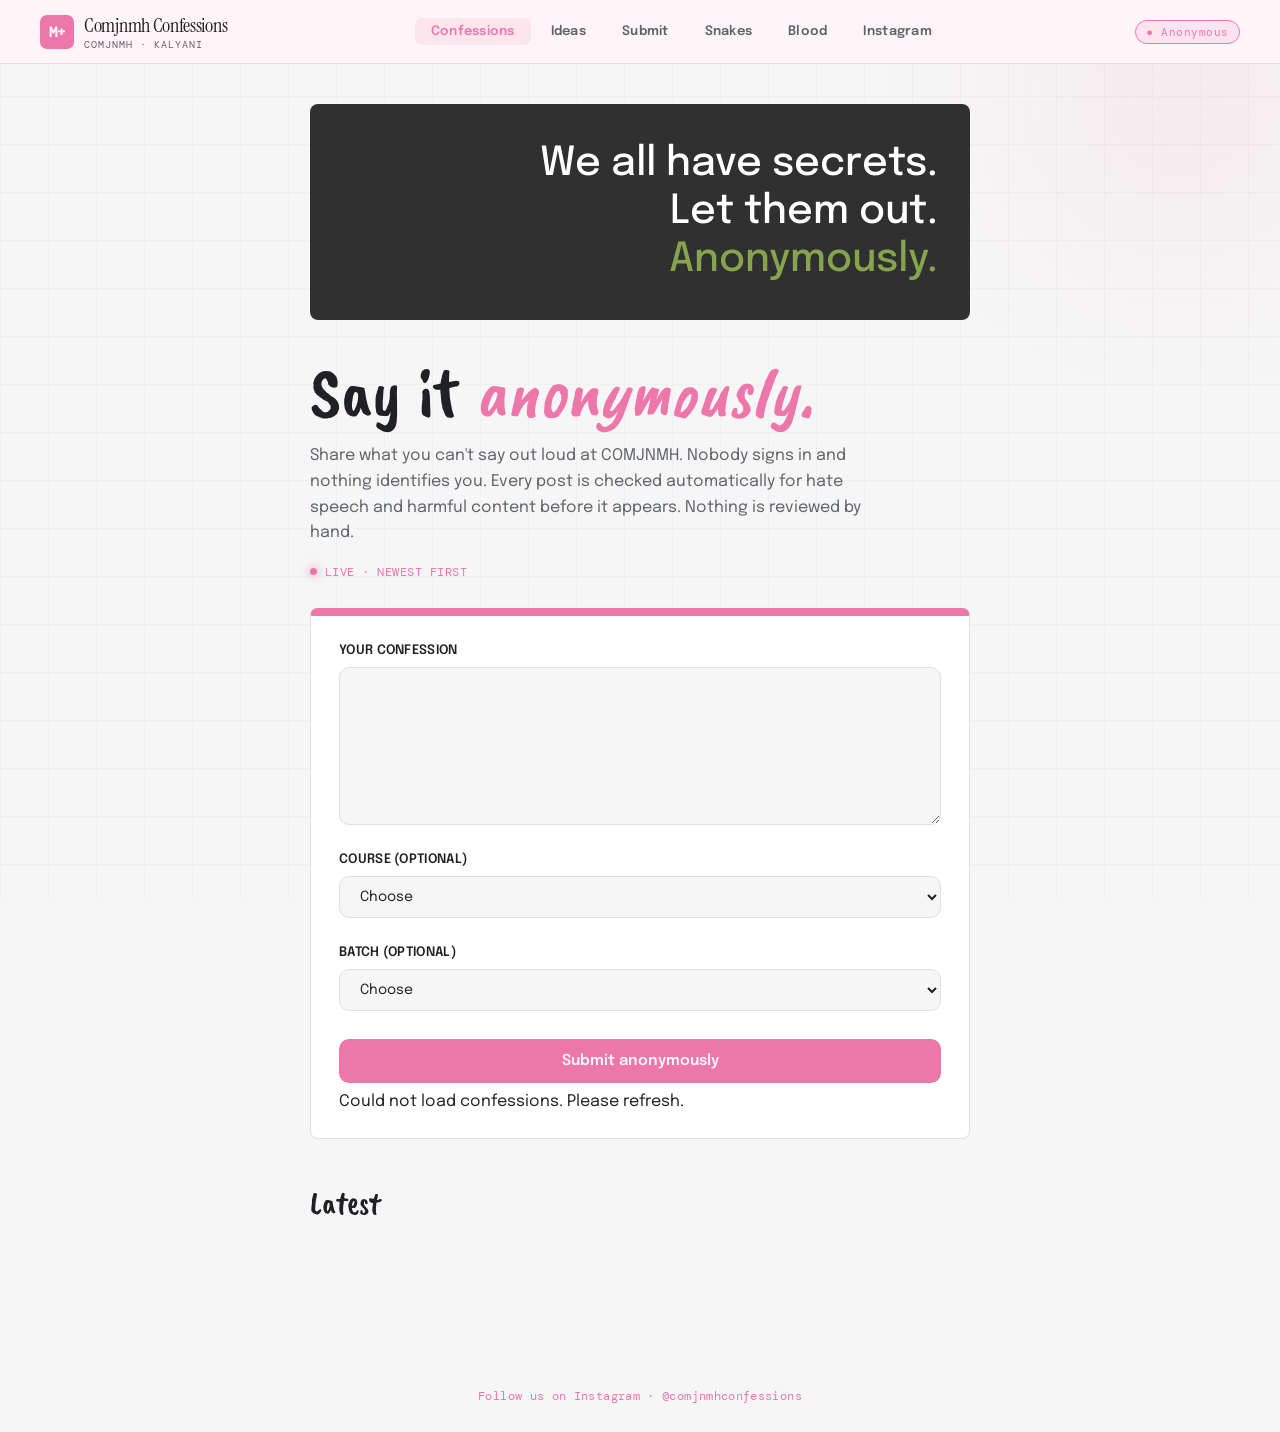
<file: index.html>
<!DOCTYPE html>
<html lang="en">
<head>
<meta charset="UTF-8">
<meta name="viewport" content="width=device-width, initial-scale=1.0">
<title>Confessions — Comjnmh Confessions</title>
<meta name="description" content="Anonymous confessions from COMJNMH. Automatically checked for hate speech and harmful content.">

<meta property="og:type" content="website">
<meta property="og:title" content="Confessions — Comjnmh Confessions">
<meta property="og:description" content="Anonymous confessions from COMJNMH, checked automatically.">
<meta property="og:image" content="/og-image.png">

<link href="https://fonts.googleapis.com/css2?family=Caveat+Brush&family=Instrument+Serif:ital@0;1&family=DM+Mono:wght@400;500&family=Epilogue:wght@300;400;500;700;900&display=swap" rel="stylesheet">
<link rel="stylesheet" href="styles.css">
<style>
.confess-hero { padding: 8px 0 28px; }
.confess-hero h1 { font-size: clamp(44px, 7vw, 72px); line-height: 1.02; margin-bottom: 14px; }
.confess-hero h1 em { color: var(--accent); font-style: italic; }
.confess-hero p { color: var(--text-muted); font-size: 16px; line-height: 1.6; max-width: 560px; }
.confess-hero .hero-note { margin-top: 18px; display: inline-flex; align-items: center; gap: 8px; font-family: 'DM Mono', monospace; font-size: 12px; letter-spacing: .04em; color: var(--accent); }
.confess-hero .hero-note::before { content: ''; width: 7px; height: 7px; border-radius: 50%; background: var(--accent); box-shadow: 0 0 10px var(--accent); }
.confess-card-form { padding: 28px; }
.confess-card-form .form-textarea { min-height: 140px; font-size: 16px; }
.confess-card-form .btn-primary { width: 100%; padding: 14px; font-size: 15px; }
.confess-feed { display: flex; flex-direction: column; gap: 14px; margin-top: 36px; }
.confess-feed .idea-card { display: block; width: 100%; padding: 22px 24px; }
.confess-feed .confess-text { white-space: pre-wrap; font-family: 'Epilogue', sans-serif; font-size: 17px; line-height: 1.65; color: var(--text); margin: 0 0 12px; max-width: none; }
.confess-feed .idea-time { font-family: 'DM Mono', monospace; font-size: 11px; color: var(--text-dim); letter-spacing: .03em; }
.confess-feed-head { display: flex; align-items: baseline; justify-content: space-between; gap: 12px; margin-top: 44px; }
.confess-feed-head h2 { font-family: 'Instrument Serif', serif; font-weight: 400; font-size: 32px; }
.confess-feed-head span { font-family: 'DM Mono', monospace; font-size: 12px; color: var(--text-muted); }
.comments-section { margin-top: 16px; padding-top: 14px; border-top: 1px solid var(--border); display: flex; flex-direction: column; gap: 10px; }
.comments-section .comment-item { display: flex; flex-direction: column; gap: 4px; padding: 10px 12px; background: var(--surface2); border-radius: 10px; }
.comments-section .comment-text { white-space: pre-wrap; font-family: 'Epilogue', sans-serif; font-size: 15px; line-height: 1.5; color: var(--text); }
.comments-section .comment-meta { display: flex; justify-content: space-between; align-items: center; gap: 8px; font-family: 'DM Mono', monospace; font-size: 11px; color: var(--text-dim); }
.comments-section .comment-btn { background: none; border: none; color: var(--text-muted); font: inherit; cursor: pointer; padding: 2px 4px; }
.comments-section .comment-btn:disabled { cursor: default; opacity: .6; }
.comment-form { display: flex; flex-direction: column; gap: 8px; }
.comment-form .comment-textarea { width: 100%; box-sizing: border-box; min-height: 60px; font-size: 15px; }
.comment-form .comment-post-btn { align-self: flex-end; }
.comment-form .comment-ig { font-size: 14px; }
.comment-form .comment-msg { font-size: 12px; color: var(--text-muted); min-height: 16px; margin: 0; }
.confess-banner { background: #303030; color: #fff; border-radius: 8px; padding: 36px 32px; margin-bottom: 28px; text-align: right; font-family: 'Epilogue', sans-serif; font-weight: 500; font-size: clamp(26px, 4.5vw, 40px); line-height: 1.2; }
.confess-banner .banner-go { color: #84a44d; }
.confess-hero h1, .confess-feed-head h2 { font-family: 'Caveat Brush', cursive; font-weight: 400; }
.share-img-btn { align-self: flex-start; background: none; border: 1px solid var(--accent); color: var(--accent); border-radius: 999px; padding: 6px 14px; font-family: 'DM Mono', monospace; font-size: 12px; cursor: pointer; }
.share-img-btn:hover { background: var(--accent-dim); }
.share-img-btn:disabled { opacity: .6; cursor: default; }
</style>
</head>
<body>

<header class="site-header">
  <a href="./" class="logo">
    <div class="logo-mark">M+</div>
    <div>
      <div class="logo-text">Comjnmh Confessions</div>
      <div class="logo-sub">COMJNMH · Kalyani</div>
    </div>
  </a>
  <nav class="desktop-nav">
    <a href="./" class="nav-link active">Confessions</a>
    <a href="ideas" class="nav-link">Ideas</a>
    <a href="submit" class="nav-link">Submit</a>
    <a href="snakes" class="nav-link">Snakes</a>
    <a href="donors" class="nav-link">Blood</a>
      <a href="https://www.instagram.com/comjnmhconfessions/" class="nav-link" target="_blank" rel="noopener">Instagram</a>
  </nav>
  <span class="badge live">Anonymous</span>
</header>

<div class="submit-wrap">
  <section class="confess-banner" aria-label="Confessions banner">
    <div>We all have secrets.</div>
    <div>Let them out.</div>
    <div class="banner-go">Anonymously.</div>
  </section>
  <section class="confess-hero">
    <h1>Say it <em>anonymously.</em></h1>
    <p>Share what you can't say out loud at COMJNMH. Nobody signs in and nothing identifies you. Every post is checked automatically for hate speech and harmful content before it appears. Nothing is reviewed by hand.</p>
    <div class="hero-note">LIVE · NEWEST FIRST</div>
  </section>

  <form class="form-card confess-card-form" id="confess-form">
    <div class="form-group">
      <label class="form-label" for="confess-body">Your confession</label>
      <textarea class="form-textarea" id="confess-body" name="body" rows="5" maxlength="1000" required></textarea>
    </div>
    <div class="form-group">
      <label class="form-label" for="confess-course">Course (optional)</label>
      <select class="form-select" id="confess-course" name="course"><option value="">Choose</option><option value="MBBS">MBBS</option><option value="DNB">DNB</option><option value="MD">MD</option><option value="MS">MS</option><option value="Bsc CCT">Bsc CCT</option><option value="Bsc PA">Bsc PA</option><option value="BHA">BHA</option><option value="MHA">MHA</option><option value="Diploma CCT">Diploma CCT</option><option value="DMLT">DMLT</option><option value="Diploma ECG">Diploma ECG</option><option value="BSc OTT">BSc OTT</option><option value="BMLT">BMLT</option><option value="Bsc PT">Bsc PT</option><option value="Bsc Nursing">Bsc Nursing</option><option value="Other">Other</option></select>
      <input class="form-input" id="confess-course-other" name="course_other" maxlength="60" placeholder="Type your course" hidden>
    </div>
    <div class="form-group">
      <label class="form-label" for="confess-batch">Batch (optional)</label>
      <select class="form-select" id="confess-batch" name="batch"><option value="">Choose</option><option value="1st Year">1st Year</option><option value="2nd Year">2nd Year</option><option value="3rd Year">3rd Year</option><option value="4th Year">4th Year</option><option value="Intern">Intern</option><option value="House-staff/Junior Resident">House-staff/Junior Resident</option><option value="Alumni">Alumni</option><option value="PGY1">PGY1</option><option value="PGY2">PGY2</option><option value="PGY3">PGY3</option><option value="Senior Resident">Senior Resident</option><option value="Other">Other</option></select>
      <input class="form-input" id="confess-batch-other" name="batch_other" maxlength="60" placeholder="Type your batch" hidden>
    </div>
    <div class="form-group">
      <button type="submit" class="btn-primary" id="confess-submit">Submit anonymously</button>
      <p id="confess-msg" role="status"></p>
    </div>
  </form>

  <div class="confess-feed-head"><h2>Latest</h2><span id="confess-count"></span></div>
  <div class="confess-feed" id="confess-list" aria-live="polite"></div>
</div>

<nav class="mobile-nav">
  <a href="./" class="mob-tab active"><span class="mob-icon">⌂</span><span>Confessions</span></a>
  <a href="ideas" class="mob-tab"><span class="mob-icon">≡</span><span>Ideas</span></a>
  <a href="submit" class="mob-tab"><span class="mob-icon">✎</span><span>Submit</span></a>
  <a href="snakes" class="mob-tab"><span class="mob-icon">🐍</span><span>Snakes</span></a>
  <a href="donors" class="mob-tab"><span class="mob-icon">🩸</span><span>Blood</span></a>
</nav>

<script>
const SUPABASE_URL = 'https://btkkofaeksuyupajsigj.supabase.co';
const SUPABASE_ANON_KEY = 'sb_publishable_jlT-cFu5qh-P43YKF73Fvg_lMqajMiE';
const FN = SUPABASE_URL + '/functions/v1/';
const REPORTED_KEY = 'confess_reported';

const form = document.getElementById('confess-form');
const msg = document.getElementById('confess-msg');
const list = document.getElementById('confess-list');
const submitBtn = document.getElementById('confess-submit');

const MESSAGES = {
  rejected: 'This post was not published because it breaks the rules (hate speech or harmful content).',
  moderation_unavailable: 'Could not check your post right now. Please try again later.',
  length_must_be_1_to_1000: 'Please write between 1 and 1000 characters.',
  other_text_required: 'Please type your course or batch under Other.',
  length_must_be_1_to_500: 'Please write between 1 and 500 characters.',
  bad_instagram: 'Instagram handle: letters, numbers, dots and underscores, up to 30 characters.',
  rate_limited: 'You are commenting too fast. Try again in a few minutes.',
};

// Random id kept in this browser only. Sent to the server, which hashes it.
function deviceId() {
  try {
    let id = localStorage.getItem('confess_device');
    if (!id) { id = crypto.randomUUID(); localStorage.setItem('confess_device', id); }
    return id;
  } catch (e) {
    if (!window._confessDevice) window._confessDevice = crypto.randomUUID();
    return window._confessDevice;
  }
}

function readReported() {
  try { return JSON.parse(localStorage.getItem(REPORTED_KEY) || '[]'); } catch (e) { return []; }
}

function markReported(id) {
  try {
    const r = readReported();
    if (!r.includes(id)) r.push(id);
    localStorage.setItem(REPORTED_KEY, JSON.stringify(r));
  } catch (e) {}
}

function anonHeaders() {
  return { apikey: SUPABASE_ANON_KEY, Authorization: 'Bearer ' + SUPABASE_ANON_KEY };
}

function fnHeaders() {
  return Object.assign({ 'Content-Type': 'application/json', 'x-device-id': deviceId() }, anonHeaders());
}

function commentBlock(confessionId, comments, reported) {
  const wrap = document.createElement('div');
  wrap.className = 'comments-section';

  comments.forEach(function (c) {
    const item = document.createElement('div');
    item.className = 'comment-item';
    const text = document.createElement('p');
    text.className = 'comment-text';
    text.textContent = c.body;
    const meta = document.createElement('div');
    meta.className = 'comment-meta';
    const when = document.createElement('span');
    when.textContent = new Date(c.created_at).toLocaleString();
    if (c.instagram) {
      // Self-reported, not checked with Instagram.
      when.textContent += ' · @' + c.instagram + ' (unverified)';
    }
    const report = document.createElement('button');
    report.type = 'button';
    report.className = 'comment-btn';
    const done = reported.includes(c.id);
    report.textContent = done ? 'Reported' : 'Report';
    report.disabled = done;
    report.onclick = function () { reportComment(c.id, report); };
    meta.append(when, report);
    item.append(text, meta);
    wrap.append(item);
  });

  const cform = document.createElement('form');
  cform.className = 'comment-form';
  const ta = document.createElement('textarea');
  ta.className = 'comment-textarea';
  ta.maxLength = 500;
  ta.required = true;
  ta.placeholder = 'Add an anonymous comment';
  const btn = document.createElement('button');
  btn.type = 'submit';
  btn.className = 'comment-post-btn btn-primary';
  btn.textContent = 'Comment';
  const cmsg = document.createElement('p');
  cmsg.className = 'comment-msg';
  cmsg.setAttribute('role', 'status');
  const ig = document.createElement('input');
  ig.className = 'comment-ig';
  ig.maxLength = 31;
  ig.placeholder = 'Instagram @handle (optional)';
  ig.setAttribute('aria-label', 'Instagram handle, optional, not verified');
  cform.append(ta, ig, btn, cmsg);
  cform.addEventListener('submit', async function (e) {
    e.preventDefault();
    btn.disabled = true;
    cmsg.textContent = 'Checking…';
    try {
      const res = await fetch(FN + 'submit-comment', {
        method: 'POST',
        headers: fnHeaders(),
        body: JSON.stringify({ confession_id: confessionId, body: ta.value.trim(), instagram: ig.value.trim() || null }),
      });
      const data = await res.json().catch(function () { return {}; });
      if (res.status === 201) {
        cmsg.textContent = 'Posted.';
        loadAll();
      } else {
        cmsg.textContent = MESSAGES[data.error] || 'Something went wrong. Please try again.';
        btn.disabled = false;
      }
    } catch (err) {
      cmsg.textContent = 'Network error. Please try again.';
      btn.disabled = false;
    }
  });
  wrap.append(cform);
  return wrap;
}

// Renders one confession as a pink square card and downloads it as a PNG.
// Author is never shown; course and batch are not part of the confession text here.
// The image is for personal sharing. Nothing is uploaded to Instagram from this site.
function wrapLines(g, text, maxWidth) {
  const out = [];
  text.split('\n').forEach(function (para) {
    let line = '';
    para.split(' ').forEach(function (word) {
      const test = line ? line + ' ' + word : word;
      if (g.measureText(test).width > maxWidth && line) { out.push(line); line = word; }
      else line = test;
    });
    out.push(line);
  });
  return out;
}

function roundRect(g, x, y, w, h, r) {
  g.beginPath();
  g.moveTo(x + r, y);
  g.arcTo(x + w, y, x + w, y + h, r);
  g.arcTo(x + w, y + h, x, y + h, r);
  g.arcTo(x, y + h, x, y, r);
  g.arcTo(x, y, x + w, y, r);
  g.closePath();
}

async function shareAsImage(text, button) {
  button.disabled = true;
  try {
    // Fonts must be ready before measuring, or the layout uses fallback fonts.
    await Promise.all([
      document.fonts.load("96px 'Caveat Brush'"),
      document.fonts.load("44px 'Epilogue'"),
      document.fonts.load("26px 'DM Mono'"),
    ]);
  } catch (e) {}

  const W = 1080, H = 1350, PAD = 90, TEXT_W = W - PAD * 2 - 60;
  const canvas = document.createElement('canvas');
  canvas.width = W;
  canvas.height = H;
  const g = canvas.getContext('2d');

  g.fillStyle = '#ed77ab';
  g.fillRect(0, 0, W, H);
  g.fillStyle = '#ffffff';
  roundRect(g, 60, 60, W - 120, H - 120, 36);
  g.fill();
  g.fillStyle = '#ed77ab';
  roundRect(g, 60, 60, W - 120, 22, 36);
  g.fill();

  g.fillStyle = '#202124';
  g.font = "96px 'Caveat Brush', cursive";
  g.fillText('Confessions', PAD, 230);

  // Shrink the text until it fits the card.
  let size = 56, lines = [];
  while (size >= 30) {
    g.font = size + "px 'Epilogue', sans-serif";
    lines = wrapLines(g, text, TEXT_W);
    if (lines.length * size * 1.4 <= H - 500) break;
    size -= 4;
  }
  g.fillStyle = '#202124';
  g.font = size + "px 'Epilogue', sans-serif";
  let y = 360;
  lines.forEach(function (ln) { g.fillText(ln, PAD, y); y += size * 1.4; });

  g.fillStyle = '#5f6368';
  g.font = "26px 'DM Mono', monospace";
  g.fillText('@comjnmhconfessions', PAD, H - 150);
  g.fillText('For personal sharing only.', PAD, H - 110);

  const name = 'confession-' + Date.now() + '.png';
  const link = document.createElement('a');
  link.download = name;
  try {
    link.href = canvas.toDataURL('image/png');
    link.click();
    button.textContent = 'Image saved';
  } catch (e) {
    msg.textContent = 'Could not make the image. Please try again.';
  } finally {
    setTimeout(function () { button.disabled = false; button.textContent = 'Share as image'; }, 1500);
  }
}

function renderList(rows, commentsByConfession) {
  list.textContent = '';
  if (!rows.length) {
    const empty = document.createElement('div');
    empty.className = 'empty-state';
    empty.textContent = 'No confessions yet.';
    list.append(empty);
    return;
  }
  const reported = readReported();
  rows.forEach(function (row) {
    const card = document.createElement('article');
    card.className = 'idea-card';
    const body = document.createElement('p');
    body.className = 'confess-text';
    body.textContent = row.body;
    const when = document.createElement('div');
    when.className = 'idea-time';
    when.textContent = new Date(row.created_at).toLocaleString();
    const share = document.createElement('button');
    share.type = 'button';
    share.className = 'share-img-btn';
    share.textContent = 'Share as image';
    share.onclick = function () { shareAsImage(row.body, share); };
    card.append(body, when, share, commentBlock(row.id, commentsByConfession[row.id] || [], reported));
    list.append(card);
  });
}

async function reportComment(id, button) {
  button.disabled = true;
  try {
    const res = await fetch(FN + 'report-comment', {
      method: 'POST',
      headers: fnHeaders(),
      body: JSON.stringify({ comment_id: id }),
    });
    if (!res.ok) throw new Error('report_failed');
    markReported(id);
    button.textContent = 'Reported';
  } catch (e) {
    button.disabled = false;
    msg.textContent = 'Could not send the report. Please try again.';
  }
}

async function loadAll() {
  try {
    const res = await fetch(
      SUPABASE_URL + '/rest/v1/confessions?select=id,body,created_at&order=created_at.desc&limit=100',
      { headers: anonHeaders() }
    );
    if (!res.ok) throw new Error('load_failed');
    const rows = await res.json();
    document.getElementById('confess-count').textContent = rows.length + ' posted';

    // Comments are optional: if they fail to load, confessions still show.
    const byConfession = {};
    try {
      const cres = await fetch(
        SUPABASE_URL + '/rest/v1/confession_comments?select=id,confession_id,body,created_at,instagram&order=created_at.asc&limit=1000',
        { headers: anonHeaders() }
      );
      if (cres.ok) {
        (await cres.json()).forEach(function (c) {
          (byConfession[c.confession_id] = byConfession[c.confession_id] || []).push(c);
        });
      }
    } catch (e) {}

    renderList(rows, byConfession);
  } catch (e) {
    msg.textContent = 'Could not load confessions. Please refresh.';
  }
}

form.addEventListener('submit', async function (e) {
  e.preventDefault();
  const body = document.getElementById('confess-body').value.trim();
  submitBtn.disabled = true;
  msg.textContent = 'Checking…';
  try {
    const res = await fetch(FN + 'submit-confession', {
      method: 'POST',
      headers: Object.assign({ 'Content-Type': 'application/json' }, anonHeaders()),
      body: JSON.stringify({
        body: body,
        course: document.getElementById('confess-course').value || null,
        course_other: document.getElementById('confess-course-other').value.trim() || null,
        batch: document.getElementById('confess-batch').value || null,
        batch_other: document.getElementById('confess-batch-other').value.trim() || null,
      }),
    });
    const data = await res.json().catch(function () { return {}; });
    if (res.status === 201) {
      msg.textContent = 'Published.';
      form.reset();
      loadAll();
    } else {
      msg.textContent = MESSAGES[data.error] || 'Something went wrong. Please try again.';
    }
  } catch (err) {
    msg.textContent = 'Network error. Please try again.';
  } finally {
    submitBtn.disabled = false;
  }
});

// Show the free-text box only when "Other" is picked. Reset it with the form.
function bindOther(selectId, inputId) {
  const sel = document.getElementById(selectId);
  const input = document.getElementById(inputId);
  const sync = function () { input.hidden = sel.value !== 'Other'; if (input.hidden) input.value = ''; };
  sel.addEventListener('change', sync);
  form.addEventListener('reset', function () { setTimeout(sync, 0); });
}
bindOther('confess-course', 'confess-course-other');
bindOther('confess-batch', 'confess-batch-other');


loadAll();
</script>
<footer class="site-footer"><a href="https://www.instagram.com/comjnmhconfessions/" target="_blank" rel="noopener">Follow us on Instagram · @comjnmhconfessions</a></footer>
</body>
</html>
</file>
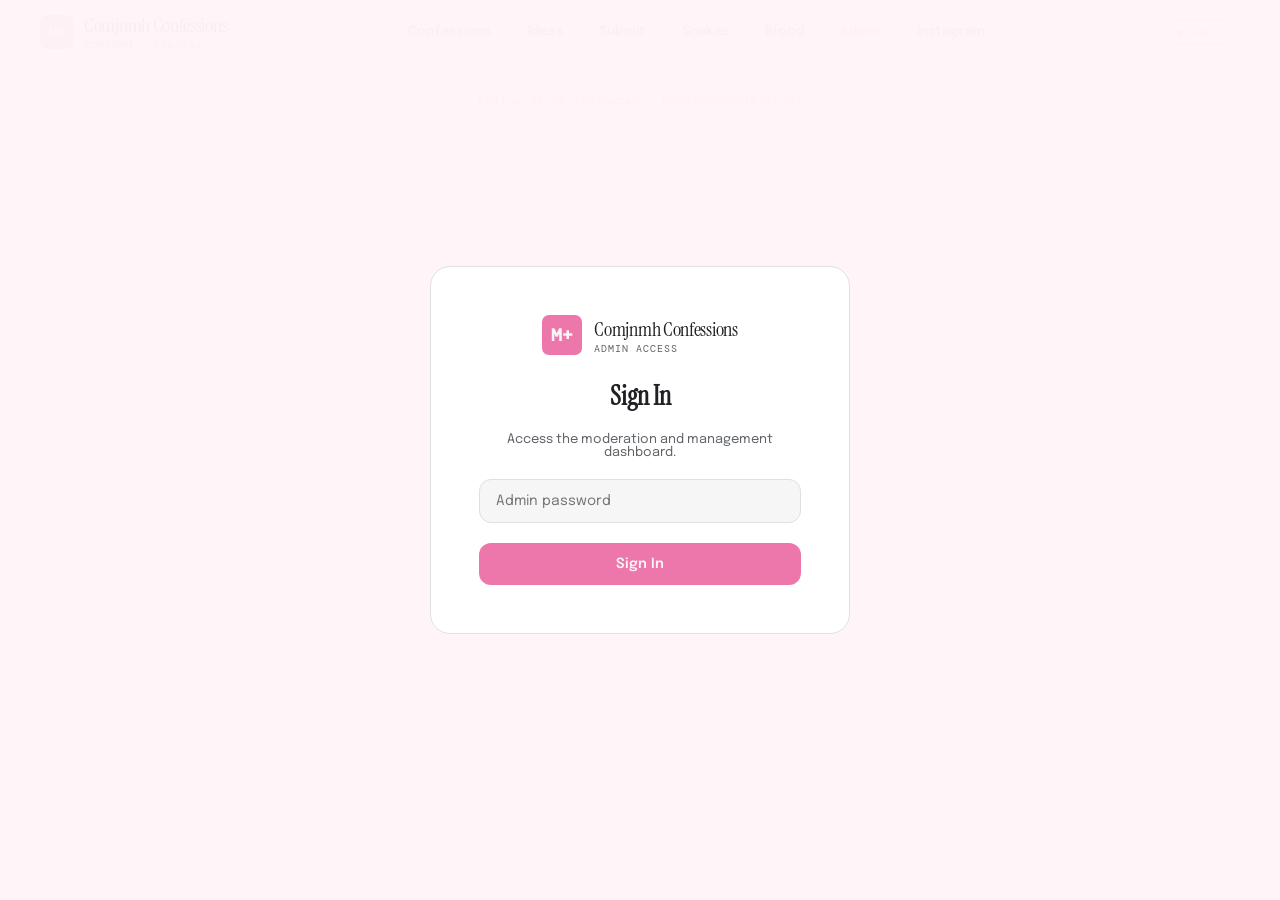
<file: admin.html>
<!DOCTYPE html>
<html lang="en">
<head>
<meta charset="UTF-8">
<meta name="viewport" content="width=device-width, initial-scale=1.0">
<title>Admin Panel — Comjnmh Confessions</title>
<meta name="robots" content="noindex, nofollow">
<link href="https://fonts.googleapis.com/css2?family=Instrument+Serif:ital@0;1&family=DM+Mono:wght@400;500&family=Epilogue:wght@300;400;500;700;900&display=swap" rel="stylesheet">
<link rel="stylesheet" href="styles.css">
</head>
<body>

<header class="site-header">
  <a href="./" class="logo">
    <div class="logo-mark">M+</div>
    <div>
      <div class="logo-text">Comjnmh Confessions</div>
      <div class="logo-sub">COMJNMH · Kalyani</div>
    </div>
  </a>
  <nav class="desktop-nav">
    <a href="./" class="nav-link">Confessions</a>
    <a href="ideas" class="nav-link">Ideas</a>
    <a href="submit" class="nav-link">Submit</a>
    <a href="snakes" class="nav-link">Snakes</a>
    <a href="donors" class="nav-link">Blood</a>
    <a href="admin" class="nav-link active">Admin</a>
      <a href="https://www.instagram.com/comjnmhconfessions/" class="nav-link" target="_blank" rel="noopener">Instagram</a>
  </nav>
  <span class="badge live">Admin</span>
</header>

<!-- ═══════════════ LOGIN ═══════════════ -->
<div class="login-screen" id="login-screen">
  <div class="login-card">
    <div class="login-logo">
      <div class="logo-mark">M+</div>
      <div>
        <div class="logo-text">Comjnmh Confessions</div>
        <div class="logo-sub">Admin Access</div>
      </div>
    </div>
    <h1>Sign In</h1>
    <p>Access the moderation and management dashboard.</p>
    <input type="password" id="admin-password" class="login-input"
           placeholder="Admin password" autocomplete="current-password">
    <button class="login-btn" id="login-btn" onclick="attemptLogin()">Sign In</button>
    <div class="login-error" id="login-error"></div>
  </div>
</div>

<!-- ═══════════════ ADMIN SCREEN ═══════════════ -->
<div class="admin-screen" id="admin-screen">
  <div class="admin-shell">

    <!-- Header -->
    <div class="admin-header">
      <h1>Dashboard</h1>
      <span class="session-badge" id="session-badge">Session active</span>
      <div class="header-btns">
        <button class="btn-export" onclick="exportAllData()">⬇ Export JSON</button>
        <button class="btn-logout" onclick="adminLogout()">Logout</button>
      </div>
    </div>

    <!-- Tab nav -->
    <nav class="admin-tabs">
      <button class="admin-tab active" onclick="switchTab('dashboard', this)">Overview</button>
      <button class="admin-tab" onclick="switchTab('ideas', this)">All Ideas</button>
      <button class="admin-tab" id="tab-flagged-btn" onclick="switchTab('flagged', this)">Flagged</button>
      <button class="admin-tab" onclick="switchTab('log', this)">Activity Log</button>
      <button class="admin-tab" onclick="switchTab('settings', this)">Settings</button>
    </nav>

    <!-- ── TAB: Overview ── -->
    <div id="tab-dashboard" class="tab-content active">
      <div class="stats-grid">
        <div class="stat-card">
          <div class="stat-val" id="stat-total">0</div>
          <div class="stat-label">Total Ideas</div>
          <div class="stat-sub" id="stat-pending-sub"></div>
        </div>
        <div class="stat-card">
          <div class="stat-val" id="stat-votes">0</div>
          <div class="stat-label">Total Votes</div>
          <div class="stat-sub" id="stat-avg-sub"></div>
        </div>
        <div class="stat-card">
          <div class="stat-val" id="stat-implemented">0</div>
          <div class="stat-label">Implemented</div>
          <div class="stat-sub" id="stat-impl-rate"></div>
        </div>
        <div class="stat-card" id="stat-flagged-card">
          <div class="stat-val" id="stat-flagged">0</div>
          <div class="stat-label">Flagged</div>
          <div class="stat-sub">needs review</div>
        </div>
        <div class="stat-card">
          <div class="stat-val" id="stat-comments">0</div>
          <div class="stat-label">Comments</div>
        </div>
        <div class="stat-card">
          <div class="stat-val" id="stat-reviewed">0</div>
          <div class="stat-label">Under Review</div>
        </div>
      </div>

      <div class="dash-cols">
        <div class="dash-panel">
          <div class="dash-panel-head">
            <span>Top Ideas by Votes</span>
            <a href="#" onclick="switchTabByName('ideas'); return false;" style="font-size:11px; color:var(--accent);">View all →</a>
          </div>
          <div class="dash-panel-body" id="dash-top-ideas"></div>
        </div>
        <div class="dash-panel">
          <div class="dash-panel-head">
            <span>Recent Activity</span>
            <a href="#" onclick="switchTabByName('log'); return false;" style="font-size:11px; color:var(--accent);">Full log →</a>
          </div>
          <div class="dash-panel-body" id="dash-recent-log"></div>
        </div>
      </div>
    </div>

    <!-- ── TAB: All Ideas ── -->
    <div id="tab-ideas" class="tab-content">
      <div class="ideas-toolbar">
        <input type="text" id="ideas-search" placeholder="Search ideas…" oninput="renderIdeas()">
        <select class="sort-select" id="ideas-sort" onchange="renderIdeas()">
          <option value="votes">Sort: Most Votes</option>
          <option value="new">Sort: Newest</option>
          <option value="flags">Sort: Most Flagged</option>
          <option value="comments">Sort: Most Comments</option>
        </select>
      </div>
      <div class="filter-chips" id="cat-filters" style="margin-bottom:12px;">
        <button class="chip active" data-cat="all" onclick="setChip(this,'cat')">All</button>
        <button class="chip" data-cat="governance" onclick="setChip(this,'cat')">Governance</button>
        <button class="chip" data-cat="safety" onclick="setChip(this,'cat')">Safety</button>
        <button class="chip" data-cat="academic" onclick="setChip(this,'cat')">Academic</button>
        <button class="chip" data-cat="infrastructure" onclick="setChip(this,'cat')">Infrastructure</button>
        <button class="chip" data-cat="welfare" onclick="setChip(this,'cat')">Welfare</button>
      </div>
      <div class="filter-chips" id="status-filters" style="margin-bottom:20px;">
        <button class="chip active" data-status="all" onclick="setChip(this,'status')">All Status</button>
        <button class="chip" data-status="submitted" onclick="setChip(this,'status')">Submitted</button>
        <button class="chip" data-status="reviewed" onclick="setChip(this,'status')">Reviewed</button>
        <button class="chip" data-status="implemented" onclick="setChip(this,'status')">Implemented</button>
        <button class="chip" data-status="rejected" onclick="setChip(this,'status')">Rejected</button>
      </div>
      <div class="idea-list" id="ideas-list"></div>
      <div class="empty-state" id="ideas-empty" style="display:none;">
        <h3>No ideas match</h3>
        <p>Adjust your search or filters.</p>
      </div>
    </div>

    <!-- ── TAB: Flagged ── -->
    <div id="tab-flagged" class="tab-content">
      <p style="color:var(--text-muted); font-size:13px; margin-bottom:16px;">
        Ideas automatically hidden from public view after 3 flags. Review and clear or delete.
      </p>
      <div class="idea-list" id="flagged-list"></div>
      <div class="empty-state" id="flagged-empty" style="display:none;">
        <h3>No flagged ideas</h3>
        <p>Nothing needs review right now.</p>
      </div>
    </div>

    <!-- ── TAB: Activity Log ── -->
    <div id="tab-log" class="tab-content">
      <div class="log-toolbar">
        <button class="btn-ghost-sm" onclick="confirmClearLog()">Clear Log</button>
      </div>
      <div class="log-list" id="log-list"></div>
      <div class="empty-state" id="log-empty" style="display:none;">
        <h3>No activity yet</h3>
        <p>Admin actions will appear here.</p>
      </div>
    </div>

    <!-- ── TAB: Settings ── -->
    <div id="tab-settings" class="tab-content">
      <div class="pw-section">
        <h3>Change Admin Password</h3>
        <p>
          The admin password is stored as a SHA-256 hash in <code>data.js</code>.
          Enter a new password below to generate its hash, then replace the
          <code>ADMIN_PASSWORD_HASH</code> constant in <code>data.js</code> with the result.
        </p>
        <div class="pw-gen-row">
          <input type="password" class="pw-gen-input" id="pw-new-input" placeholder="New password">
          <button class="btn-primary-sm" onclick="generateHash()">Generate Hash</button>
        </div>
        <div class="pw-hash-display" id="pw-hash-result"></div>
      </div>

      <div class="pw-section" style="margin-top:16px;">
        <h3>Data Management</h3>
        <p>Export all ideas and comments as a JSON backup file.</p>
        <button class="btn-primary-sm" onclick="exportAllData()">⬇ Export JSON Backup</button>
      </div>

      <div class="pw-section" style="margin-top:16px; border-color: rgba(248,113,113,0.3);">
        <h3 style="color:var(--red);">Danger Zone</h3>
        <p>Reset all ideas back to the original seed data. This permanently deletes all submitted ideas, votes, and comments.</p>
        <button class="btn-danger-sm" onclick="confirmReset()">Reset All Data</button>
      </div>
    </div>

  </div><!-- /admin-shell -->
</div><!-- /admin-screen -->

<!-- ═══════════════ MODALS ═══════════════ -->

<!-- Edit Idea -->
<div class="modal" id="edit-modal">
  <div class="modal-box">
    <div class="modal-head">
      <h2>Edit Idea</h2>
      <button class="modal-close" onclick="closeModal('edit-modal')">✕</button>
    </div>
    <div class="modal-body">
      <div class="form-row">
        <div class="form-group">
          <label class="form-label">Category</label>
          <select id="edit-category" class="form-select">
            <option value="governance">Governance</option>
            <option value="safety">Safety</option>
            <option value="academic">Academic</option>
            <option value="infrastructure">Infrastructure</option>
            <option value="welfare">Welfare</option>
          </select>
        </div>
        <div class="form-group">
          <label class="form-label">Status</label>
          <select id="edit-status" class="form-select">
            <option value="submitted">Submitted</option>
            <option value="reviewed">Under Review</option>
            <option value="implemented">Implemented</option>
            <option value="rejected">Not Viable</option>
          </select>
        </div>
      </div>
      <div class="form-group">
        <label class="form-label">Title</label>
        <input type="text" id="edit-title" class="form-input" maxlength="150">
      </div>
      <div class="form-group">
        <label class="form-label">Description</label>
        <textarea id="edit-text" class="form-textarea" maxlength="1000"></textarea>
      </div>
      <div class="form-row">
        <div class="form-group">
          <label class="form-label">Author</label>
          <input type="text" id="edit-author" class="form-input" maxlength="100">
        </div>
        <div class="form-group">
          <label class="form-label">Feasibility (0–100)</label>
          <input type="number" id="edit-feasibility" class="form-input" min="0" max="100">
        </div>
      </div>
    </div>
    <div class="modal-footer">
      <button class="btn-ghost-sm" onclick="closeModal('edit-modal')">Cancel</button>
      <button class="btn-primary-sm" onclick="saveEdit()">Save Changes</button>
    </div>
  </div>
</div>

<!-- Comments -->
<div class="modal" id="comments-modal">
  <div class="modal-box">
    <div class="modal-head">
      <h2>Comments</h2>
      <button class="modal-close" onclick="closeModal('comments-modal')">✕</button>
    </div>
    <div class="modal-body" id="comments-modal-body"></div>
    <div class="modal-footer">
      <button class="btn-primary-sm" onclick="closeModal('comments-modal')">Close</button>
    </div>
  </div>
</div>

<!-- Flag reason -->
<div class="modal" id="flag-modal">
  <div class="modal-box">
    <div class="modal-head">
      <h2>Flag Idea</h2>
      <button class="modal-close" onclick="closeModal('flag-modal')">✕</button>
    </div>
    <div class="modal-body">
      <div class="flag-reason-list">
        <div class="flag-reason-item">
          <input type="radio" name="flag-reason" id="fr-spam" value="spam">
          <label for="fr-spam">Spam / Duplicate</label>
        </div>
        <div class="flag-reason-item">
          <input type="radio" name="flag-reason" id="fr-offensive" value="offensive">
          <label for="fr-offensive">Offensive Content</label>
        </div>
        <div class="flag-reason-item">
          <input type="radio" name="flag-reason" id="fr-misinfo" value="misinformation">
          <label for="fr-misinfo">Misinformation</label>
        </div>
        <div class="flag-reason-item">
          <input type="radio" name="flag-reason" id="fr-other" value="other">
          <label for="fr-other">Other</label>
        </div>
      </div>
    </div>
    <div class="modal-footer">
      <button class="btn-ghost-sm" onclick="closeModal('flag-modal')">Cancel</button>
      <button class="btn-danger-sm" onclick="confirmFlag()">Flag Idea</button>
    </div>
  </div>
</div>

<!-- Mobile nav -->
<nav class="mobile-nav">
  <a href="./" class="mob-tab"><span class="mob-icon">⌂</span><span>Home</span></a>
  <a href="ideas" class="mob-tab"><span class="mob-icon">≡</span><span>Ideas</span></a>
  <a href="admin" class="mob-tab active" style="background:var(--accent-dim);color:var(--accent);"><span class="mob-icon">⚙</span><span>Admin</span></a>
</nav>

<div class="toast" id="toast">
  <span class="toast-icon">✓</span>
  <span class="toast-text"></span>
</div>

<script src="data.js"></script>
<script>
// ─── State ────────────────────────────────────────────────────────────────────
var adminIdeas      = [];
var editingIdeaId   = null;
var flaggingIdeaId  = null;
var activeTab       = 'dashboard';
var ideaFilters     = { cat: 'all', status: 'all' };
var sessionTimer    = null;

// ─── Boot ─────────────────────────────────────────────────────────────────────
function initAdmin() {
  if (!isAdminLoggedIn()) {
    showLoginScreen();
  } else {
    showAdminScreen();
  }
}

function showLoginScreen() {
  document.getElementById('login-screen').style.display = 'flex';
  document.getElementById('admin-screen').classList.remove('active');
  refreshLockoutUI();
}

function showAdminScreen() {
  document.getElementById('login-screen').style.display = 'none';
  document.getElementById('admin-screen').classList.add('active');
  loadAll();
  startSessionTimer();
}

// ─── Login ────────────────────────────────────────────────────────────────────
function refreshLockoutUI() {
  var errEl   = document.getElementById('login-error');
  var btn     = document.getElementById('login-btn');
  var pwInput = document.getElementById('admin-password');

  if (isLockedOut()) {
    var mins = Math.ceil(lockoutRemainingMs() / 60000);
    errEl.textContent = 'Too many failed attempts. Try again in ' + mins + ' minute(s).';
    errEl.style.display = 'block';
    btn.disabled   = true;
    pwInput.disabled = true;
    setTimeout(refreshLockoutUI, 10000);
  } else {
    btn.disabled     = false;
    pwInput.disabled = false;
    if (errEl.textContent.includes('Too many')) errEl.style.display = 'none';
  }
}

async function attemptLogin() {
  if (isLockedOut()) { refreshLockoutUI(); return; }
  var pw  = document.getElementById('admin-password').value;
  if (!pw) return;

  var btn = document.getElementById('login-btn');
  btn.disabled = true; btn.textContent = 'Checking…';

  var ok = await setAdminSession(pw);
  btn.textContent = 'Sign In';

  if (ok) {
    document.getElementById('login-error').style.display = 'none';
    document.getElementById('admin-password').value = '';
    showAdminScreen();
  } else {
    var errEl = document.getElementById('login-error');
    if (isLockedOut()) {
      refreshLockoutUI();
    } else {
      var l = getLockout();
      var left = LOCKOUT_MAX_ATTEMPTS - (l.attempts || 0);
      errEl.textContent = 'Incorrect password. ' + left + ' attempt(s) left before lockout.';
      errEl.style.display = 'block';
      btn.disabled = false;
    }
    document.getElementById('admin-password').select();
  }
}

function adminLogout() {
  if (!confirm('Log out of the admin panel?')) return;
  clearAdminSession();
  if (sessionTimer) clearInterval(sessionTimer);
  document.getElementById('admin-screen').classList.remove('active');
  document.getElementById('admin-password').value = '';
  showLoginScreen();
}

// ─── Session timer ────────────────────────────────────────────────────────────
function startSessionTimer() {
  updateSessionBadge();
  sessionTimer = setInterval(updateSessionBadge, 60000);
}

function updateSessionBadge() {
  var session = getAdminSession();
  if (!session) return;
  var ms   = session.expiresAt - Date.now();
  var mins = Math.ceil(ms / 60000);
  var badge = document.getElementById('session-badge');
  if (mins <= 30) {
    badge.textContent = 'Session expires in ' + mins + 'm';
    badge.className = 'session-badge expiring';
  } else {
    var hrs = Math.floor(mins / 60);
    badge.textContent = 'Session expires in ' + hrs + 'h ' + (mins % 60) + 'm';
    badge.className = 'session-badge';
  }
}

// ─── Data load ────────────────────────────────────────────────────────────────
function loadAll() {
  adminIdeas = getIdeas();
  updateStats();
  renderDashboard();
  renderIdeas();
  renderFlagged();
  renderLog();
  updateFlaggedBadge();
}

// ─── Tab switching ────────────────────────────────────────────────────────────
function switchTab(name, btn) {
  document.querySelectorAll('.tab-content').forEach(t => t.classList.remove('active'));
  document.querySelectorAll('.admin-tab').forEach(t => t.classList.remove('active'));
  document.getElementById('tab-' + name).classList.add('active');
  if (btn) btn.classList.add('active');
  activeTab = name;
}

function switchTabByName(name) {
  var btn = Array.from(document.querySelectorAll('.admin-tab'))
    .find(b => b.getAttribute('onclick') && b.getAttribute('onclick').includes("'" + name + "'"));
  switchTab(name, btn);
}

// ─── Stats ────────────────────────────────────────────────────────────────────
function updateStats() {
  var total       = adminIdeas.length;
  var votes       = totalVotes(adminIdeas);
  var implemented = adminIdeas.filter(i => i.status === 'implemented').length;
  var reviewed    = adminIdeas.filter(i => i.status === 'reviewed').length;
  var flagged     = adminIdeas.filter(i => i.flagged || i.flagCount > 0).length;
  var pending     = adminIdeas.filter(i => i.status === 'submitted').length;
  var comments    = adminIdeas.reduce((s, i) => s + (i.comments ? i.comments.length : 0), 0);
  var implRate    = total > 0 ? Math.round(implemented / total * 100) : 0;

  document.getElementById('stat-total').textContent       = total;
  document.getElementById('stat-votes').textContent       = votes;
  document.getElementById('stat-implemented').textContent = implemented;
  document.getElementById('stat-flagged').textContent     = flagged;
  document.getElementById('stat-comments').textContent    = comments;
  document.getElementById('stat-reviewed').textContent    = reviewed;

  document.getElementById('stat-pending-sub').textContent  = pending + ' pending review';
  document.getElementById('stat-avg-sub').textContent      = total > 0 ? (votes / total).toFixed(1) + ' avg per idea' : '';
  document.getElementById('stat-impl-rate').textContent    = implRate + '% implementation rate';

  var fc = document.getElementById('stat-flagged-card');
  if (flagged > 0) { fc.classList.add('alert'); } else { fc.classList.remove('alert'); }
}

function updateFlaggedBadge() {
  var n = adminIdeas.filter(i => i.flagged || i.flagCount > 0).length;
  var btn = document.getElementById('tab-flagged-btn');
  var existing = btn.querySelector('.tab-badge');
  if (n > 0) {
    if (!existing) {
      var span = document.createElement('span');
      span.className = 'tab-badge';
      btn.appendChild(span);
      existing = span;
    }
    existing.textContent = n;
  } else if (existing) {
    existing.remove();
  }
}

// ─── Dashboard ────────────────────────────────────────────────────────────────
function renderDashboard() {
  // Top 5 by votes
  var top = [...adminIdeas].sort((a, b) => b.votes - a.votes).slice(0, 5);
  var topEl = document.getElementById('dash-top-ideas');
  if (top.length === 0) {
    topEl.innerHTML = '<div class="dash-row"><span style="color:var(--text-dim);font-size:13px;">No ideas yet.</span></div>';
  } else {
    topEl.innerHTML = top.map(function(i) {
      return '<div class="dash-row">' +
        '<span class="dash-row-icon">▲</span>' +
        '<div class="dash-row-main">' +
          '<div class="dash-row-title">' + escHtml(i.title.substring(0, 55)) + (i.title.length > 55 ? '…' : '') + '</div>' +
          '<div class="dash-row-meta">' + escHtml(i.author) + ' · ' + i.category + ' · ' + statusLabel(i.status) + '</div>' +
        '</div>' +
        '<div class="dash-row-val">' + i.votes + '</div>' +
      '</div>';
    }).join('');
  }

  // Recent audit log (last 5)
  var log = getAuditLog().slice(0, 5);
  var logEl = document.getElementById('dash-recent-log');
  if (log.length === 0) {
    logEl.innerHTML = '<div class="dash-row"><span style="color:var(--text-dim);font-size:13px;">No activity yet.</span></div>';
  } else {
    logEl.innerHTML = log.map(function(e) {
      return '<div class="dash-row">' +
        '<div class="dash-row-main">' +
          '<div class="dash-row-title">' + escHtml(e.action) + ': ' + escHtml(e.detail.substring(0, 40)) + '</div>' +
          '<div class="dash-row-meta">' + formatTime(e.timestamp) + '</div>' +
        '</div>' +
      '</div>';
    }).join('');
  }
}

// ─── Ideas list ───────────────────────────────────────────────────────────────
function setChip(el, type) {
  var parentId = type === 'cat' ? 'cat-filters' : 'status-filters';
  document.querySelectorAll('#' + parentId + ' .chip').forEach(c => c.classList.remove('active'));
  el.classList.add('active');
  if (type === 'cat')    ideaFilters.cat    = el.dataset.cat;
  if (type === 'status') ideaFilters.status = el.dataset.status;
  renderIdeas();
}

function getFilteredSorted() {
  var q      = (document.getElementById('ideas-search') ? document.getElementById('ideas-search').value : '').toLowerCase();
  var sort   = document.getElementById('ideas-sort') ? document.getElementById('ideas-sort').value : 'votes';
  var result = [...adminIdeas];

  if (q) result = result.filter(i =>
    i.title.toLowerCase().includes(q) ||
    i.text.toLowerCase().includes(q) ||
    i.author.toLowerCase().includes(q)
  );
  if (ideaFilters.cat    !== 'all') result = result.filter(i => i.category === ideaFilters.cat);
  if (ideaFilters.status !== 'all') result = result.filter(i => i.status   === ideaFilters.status);

  if (sort === 'votes')    result.sort((a, b) => b.votes - a.votes);
  if (sort === 'new')      result.sort((a, b) => b.submittedAt - a.submittedAt);
  if (sort === 'flags')    result.sort((a, b) => (b.flagCount||0) - (a.flagCount||0));
  if (sort === 'comments') result.sort((a, b) => (b.comments||[]).length - (a.comments||[]).length);

  return result;
}

function renderIdeas() {
  var list    = getFilteredSorted();
  var el      = document.getElementById('ideas-list');
  var emptyEl = document.getElementById('ideas-empty');
  if (list.length === 0) {
    el.innerHTML = ''; emptyEl.style.display = 'block'; return;
  }
  emptyEl.style.display = 'none';
  el.innerHTML = list.map(ideaRowHtml).join('');
}

function renderFlagged() {
  var list    = adminIdeas.filter(i => i.flagged || i.flagCount > 0).sort((a,b) => (b.flagCount||0)-(a.flagCount||0));
  var el      = document.getElementById('flagged-list');
  var emptyEl = document.getElementById('flagged-empty');
  if (list.length === 0) {
    el.innerHTML = ''; emptyEl.style.display = 'block'; return;
  }
  emptyEl.style.display = 'none';
  el.innerHTML = list.map(ideaRowHtml).join('');
}

function ideaRowHtml(idea) {
  var isFlagged = idea.flagged || idea.flagCount > 0;
  var commentCount = (idea.comments || []).length;
  return '<div class="idea-row ' + (isFlagged ? 'flagged-row' : '') + '" id="row-' + idea.id + '">' +
    '<div class="idea-row-main">' +
      '<div class="idea-vote-col">' +
        '<div class="idea-vote-num">' + idea.votes + '</div>' +
        '<div class="idea-vote-lbl">votes</div>' +
      '</div>' +
      '<div class="idea-body">' +
        '<div class="idea-title-row">' +
          '<div class="idea-title">' + escHtml(idea.title) + '</div>' +
          '<div class="idea-badges">' +
            '<span class="badge-cat">' + escHtml(idea.category) + '</span>' +
            '<span class="badge-status ' + idea.status + '">' + statusLabel(idea.status) + '</span>' +
            (isFlagged ? '<span class="badge-flag">🚩 ' + (idea.flagCount||1) + '</span>' : '') +
          '</div>' +
        '</div>' +
        '<div class="idea-meta-row">' +
          '<span>' + escHtml(idea.author) + '</span>' +
          '<span>·</span>' +
          '<span>' + escHtml(idea.role) + '</span>' +
          '<span>·</span>' +
          '<span>' + formatTime(idea.submittedAt) + '</span>' +
          '<span>·</span>' +
          '<span>💬 ' + commentCount + '</span>' +
          '<span>·</span>' +
          '<span>⚡ ' + idea.feasibility + '%</span>' +
        '</div>' +
        '<div class="idea-excerpt">' + escHtml(idea.text) + '</div>' +
      '</div>' +
      '<div class="idea-actions-col">' +
        '<select class="status-select" onchange="quickStatus(' + idea.id + ', this.value)">' +
          ['submitted','reviewed','implemented','rejected'].map(function(s) {
            return '<option value="' + s + '"' + (idea.status === s ? ' selected' : '') + '>' + statusLabel(s) + '</option>';
          }).join('') +
        '</select>' +
        '<div class="action-btns">' +
          '<button class="btn-action" onclick="openEdit(' + idea.id + ')">Edit</button>' +
          '<button class="btn-action" onclick="openComments(' + idea.id + ')">Comments</button>' +
        '</div>' +
        '<div class="action-btns">' +
          (isFlagged
            ? '<button class="btn-action success" onclick="doClearFlag(' + idea.id + ')">Clear Flag</button>'
            : '<button class="btn-action" onclick="openFlag(' + idea.id + ')">🚩 Flag</button>') +
          '<button class="btn-action danger" onclick="doDelete(' + idea.id + ')">Delete</button>' +
        '</div>' +
      '</div>' +
    '</div>' +
    '<div class="mobile-actions">' +
      '<button class="btn-action" onclick="openEdit(' + idea.id + ')">Edit</button>' +
      '<button class="btn-action" onclick="openComments(' + idea.id + ')">Comments</button>' +
      (isFlagged
        ? '<button class="btn-action success" onclick="doClearFlag(' + idea.id + ')">Clear Flag</button>'
        : '<button class="btn-action" onclick="openFlag(' + idea.id + ')">🚩 Flag</button>') +
      '<button class="btn-action danger" onclick="doDelete(' + idea.id + ')">Delete</button>' +
    '</div>' +
  '</div>';
}

// ─── Quick status change ──────────────────────────────────────────────────────
function quickStatus(ideaId, newStatus) {
  var idea = adminIdeas.find(i => i.id === ideaId);
  if (!idea) return;
  var old = idea.status;
  idea.status = newStatus;
  saveIdeas(adminIdeas);
  addAuditEntry('status-change', '#' + ideaId + ' ' + statusLabel(old) + ' → ' + statusLabel(newStatus));
  loadAll();
  showToast('Status → ' + statusLabel(newStatus), '✓');
}

// ─── Edit modal ───────────────────────────────────────────────────────────────
function openEdit(ideaId) {
  var idea = adminIdeas.find(i => i.id === ideaId);
  if (!idea) return;
  editingIdeaId = ideaId;

  document.getElementById('edit-title').value       = idea.title;
  document.getElementById('edit-text').value        = idea.text;
  document.getElementById('edit-author').value      = idea.author;
  document.getElementById('edit-category').value    = idea.category;
  document.getElementById('edit-status').value      = idea.status;
  document.getElementById('edit-feasibility').value = idea.feasibility;

  document.getElementById('edit-modal').classList.add('open');
}

function saveEdit() {
  var idea = adminIdeas.find(i => i.id === editingIdeaId);
  if (!idea) return;

  updateIdea(adminIdeas, editingIdeaId, {
    title:       document.getElementById('edit-title').value,
    text:        document.getElementById('edit-text').value,
    author:      document.getElementById('edit-author').value,
    category:    document.getElementById('edit-category').value,
    status:      document.getElementById('edit-status').value,
    feasibility: document.getElementById('edit-feasibility').value
  });

  saveIdeas(adminIdeas);
  addAuditEntry('edit', '#' + editingIdeaId + ' — ' + idea.title.substring(0, 40));
  closeModal('edit-modal');
  loadAll();
  showToast('Idea updated', '✓');
}

// ─── Comments modal ───────────────────────────────────────────────────────────
function openComments(ideaId) {
  var idea = adminIdeas.find(i => i.id === ideaId);
  if (!idea) return;

  var html = '<p style="color:var(--text-muted);font-size:13px;margin-bottom:12px;">' +
    '<strong>' + escHtml(idea.title) + '</strong></p>';

  if (!idea.comments || idea.comments.length === 0) {
    html += '<p style="color:var(--text-dim);font-size:13px;">No comments on this idea.</p>';
  } else {
    html += idea.comments.map(function(c, idx) {
      return '<div class="comment-item-admin">' +
        '<div class="c-head">' +
          '<span class="c-author">' + escHtml(c.author) + '</span>' +
          '<span class="c-time">' + formatTime(c.submittedAt) + '</span>' +
        '</div>' +
        '<div class="c-text">' + escHtml(c.text) + '</div>' +
        '<button class="btn-action danger" style="align-self:flex-start;" onclick="doDeleteComment(' + ideaId + ',' + idx + ')">Delete</button>' +
      '</div>';
    }).join('');
  }

  document.getElementById('comments-modal-body').innerHTML = html;
  document.getElementById('comments-modal').classList.add('open');
}

function doDeleteComment(ideaId, idx) {
  if (!confirm('Delete this comment permanently?')) return;
  deleteComment(adminIdeas, ideaId, idx);
  saveIdeas(adminIdeas);
  addAuditEntry('comment', 'Deleted comment #' + idx + ' on idea #' + ideaId);
  openComments(ideaId);
  loadAll();
  showToast('Comment deleted', '✓');
}

// ─── Flag modal ───────────────────────────────────────────────────────────────
function openFlag(ideaId) {
  flaggingIdeaId = ideaId;
  document.querySelectorAll('input[name="flag-reason"]').forEach(r => r.checked = false);
  document.getElementById('flag-modal').classList.add('open');
}

function confirmFlag() {
  var checked = document.querySelector('input[name="flag-reason"]:checked');
  if (!checked) { showToast('Select a reason first', '✗'); return; }
  var idea = adminIdeas.find(i => i.id === flaggingIdeaId);
  if (!idea) return;
  flagIdea(adminIdeas, flaggingIdeaId, checked.value);
  saveIdeas(adminIdeas);
  addAuditEntry('flag', '#' + flaggingIdeaId + ' — ' + checked.value);
  closeModal('flag-modal');
  loadAll();
  showToast('Idea flagged', '🚩');
}

function doClearFlag(ideaId) {
  if (!confirm('Clear all flags on this idea? It will become visible to the public again.')) return;
  unflagIdea(adminIdeas, ideaId);
  saveIdeas(adminIdeas);
  addAuditEntry('unflag', 'Cleared flags on #' + ideaId);
  loadAll();
  showToast('Flags cleared', '✓');
}

// ─── Delete ───────────────────────────────────────────────────────────────────
function doDelete(ideaId) {
  var idea = adminIdeas.find(i => i.id === ideaId);
  if (!idea) return;
  if (!confirm('Permanently delete "' + idea.title.substring(0, 60) + '"?\nThis cannot be undone.')) return;
  var title = idea.title;
  deleteIdea(adminIdeas, ideaId);
  saveIdeas(adminIdeas);
  addAuditEntry('delete', '#' + ideaId + ' — ' + title.substring(0, 60));
  loadAll();
  showToast('Idea deleted', '✓');
}

// ─── Activity log ─────────────────────────────────────────────────────────────
function renderLog() {
  var log     = getAuditLog();
  var el      = document.getElementById('log-list');
  var emptyEl = document.getElementById('log-empty');

  if (log.length === 0) {
    el.innerHTML = ''; emptyEl.style.display = 'block'; return;
  }
  emptyEl.style.display = 'none';
  el.innerHTML = log.map(function(e) {
    return '<div class="log-entry">' +
      '<span class="log-action ' + e.action + '">' + e.action + '</span>' +
      '<div class="log-detail">' + escHtml(e.detail) + '</div>' +
      '<div class="log-time">' + formatTime(e.timestamp) + '</div>' +
    '</div>';
  }).join('');
}

function confirmClearLog() {
  if (!confirm('Clear the entire activity log?')) return;
  clearAuditLog();
  renderLog();
  showToast('Log cleared', '✓');
}

// ─── Export ───────────────────────────────────────────────────────────────────
function exportAllData() {
  exportData(adminIdeas);
  addAuditEntry('export', adminIdeas.length + ' ideas exported');
  renderLog();
  showToast('Exported successfully', '⬇');
}

// ─── Settings ─────────────────────────────────────────────────────────────────
async function generateHash() {
  var pw = document.getElementById('pw-new-input').value;
  if (!pw) { showToast('Enter a password first', '✗'); return; }
  var hash = await sha256hex(pw);
  var el = document.getElementById('pw-hash-result');
  el.textContent = hash;
  el.style.display = 'block';
  showToast('Hash generated — copy it into data.js', '✓');
}

function confirmReset() {
  if (!confirm('Reset ALL data to the original seed ideas?\n\nThis will permanently delete every submitted idea, vote, and comment.')) return;
  localStorage.removeItem('medreform_ideas_v2');
  localStorage.removeItem('medreform_voted_v2');
  localStorage.removeItem('medreform_flags_v2');
  localStorage.removeItem('medreform_ratelim_v2');
  addAuditEntry('delete', 'Full data reset performed');
  loadAll();
  showToast('Data reset to seed ideas', '✓');
}

// ─── Modal helpers ────────────────────────────────────────────────────────────
function closeModal(id) {
  document.getElementById(id).classList.remove('open');
}

document.addEventListener('keydown', function(e) {
  if (e.key === 'Escape') {
    document.querySelectorAll('.modal.open').forEach(m => m.classList.remove('open'));
  }
  if (e.key === 'Enter' && !isAdminLoggedIn()) attemptLogin();
});

// Close modal on backdrop click
document.querySelectorAll('.modal').forEach(function(m) {
  m.addEventListener('click', function(e) {
    if (e.target === m) m.classList.remove('open');
  });
});

initAdmin();
</script>
<footer class="site-footer"><a href="https://www.instagram.com/comjnmhconfessions/" target="_blank" rel="noopener">Follow us on Instagram · @comjnmhconfessions</a></footer>
</body>
</html>
</file>
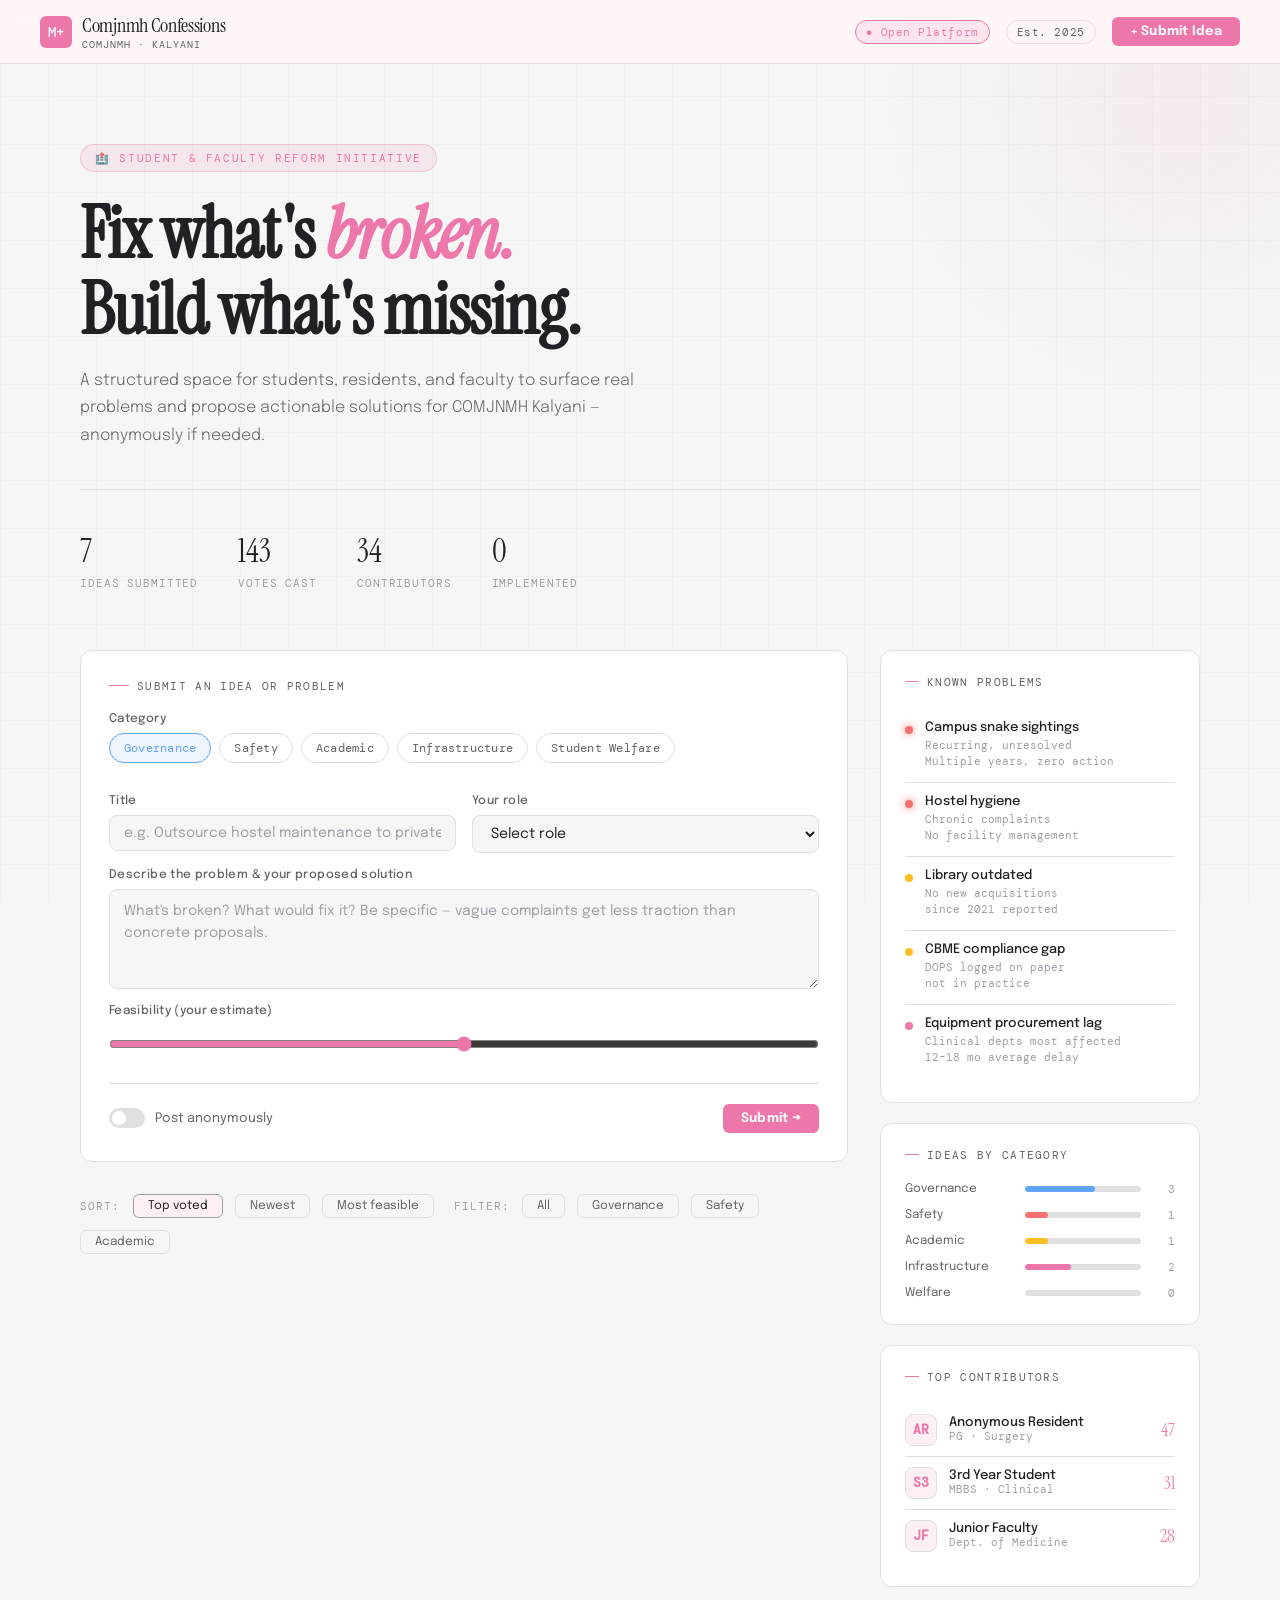
<file: comjnmh-ideas.html>
<!DOCTYPE html>
<html lang="en">
<head>
<meta charset="UTF-8">
<meta name="viewport" content="width=device-width, initial-scale=1.0">
<title>Comjnmh Confessions — COMJNMH Ideas</title>
<link href="https://fonts.googleapis.com/css2?family=Instrument+Serif:ital@0;1&family=DM+Mono:wght@400;500&family=Epilogue:wght@300;400;500;700;900&display=swap" rel="stylesheet">
<style>
  :root {
    --bg: #f6f6f6;
    --surface: #ffffff;
    --surface2: #fdf0f5;
    --border: #e0e0e0;
    --accent: #ed77ab;
    --accent2: #f58fbd;
    --accent-dim: rgba(237, 119, 171, 0.12);
    --text: #202124;
    --text-muted: #5f6368;
    --text-dim: #9aa0a6;
    --red: #f87171;
    --amber: #fbbf24;
    --blue: #60a5fa;
  }

  * { margin: 0; padding: 0; box-sizing: border-box; }

  body {
    background: var(--bg);
    color: var(--text);
    font-family: 'Epilogue', sans-serif;
    min-height: 100vh;
    overflow-x: hidden;
  }

  /* Grid background */
  body::before {
    content: '';
    position: fixed;
    inset: 0;
    background-image:
      linear-gradient(var(--border) 1px, transparent 1px),
      linear-gradient(90deg, var(--border) 1px, transparent 1px);
    background-size: 48px 48px;
    opacity: 0.3;
    pointer-events: none;
    z-index: 0;
  }

  /* Glow orb */
  body::after {
    content: '';
    position: fixed;
    top: -200px;
    right: -200px;
    width: 600px;
    height: 600px;
    background: radial-gradient(circle, rgba(237,119,171,0.08) 0%, transparent 70%);
    pointer-events: none;
    z-index: 0;
  }

  /* HEADER */
  header {
    position: relative;
    z-index: 10;
    padding: 0 40px;
    border-bottom: 1px solid var(--border);
    display: flex;
    align-items: center;
    justify-content: space-between;
    height: 64px;
    background: rgba(255,245,248,0.9);
    backdrop-filter: blur(12px);
    position: sticky;
    top: 0;
  }

  .logo {
    display: flex;
    align-items: center;
    gap: 10px;
  }

  .logo-mark {
    width: 32px;
    height: 32px;
    background: var(--accent);
    border-radius: 6px;
    display: flex;
    align-items: center;
    justify-content: center;
    font-family: 'DM Mono', monospace;
    font-size: 14px;
    font-weight: 500;
    color: var(--bg);
  }

  .logo-text {
    font-family: 'Instrument Serif', serif;
    font-size: 20px;
    color: var(--text);
    letter-spacing: -0.3px;
  }

  .logo-sub {
    font-family: 'DM Mono', monospace;
    font-size: 10px;
    color: var(--text-muted);
    letter-spacing: 0.1em;
    text-transform: uppercase;
  }

  .header-right {
    display: flex;
    align-items: center;
    gap: 16px;
  }

  .badge {
    font-family: 'DM Mono', monospace;
    font-size: 11px;
    padding: 4px 10px;
    border-radius: 20px;
    border: 1px solid var(--border);
    color: var(--text-muted);
    letter-spacing: 0.05em;
  }

  .badge.live {
    border-color: var(--accent);
    color: var(--accent);
    background: var(--accent-dim);
  }

  .badge.live::before {
    content: '● ';
    animation: pulse 2s infinite;
  }

  @keyframes pulse {
    0%, 100% { opacity: 1; }
    50% { opacity: 0.3; }
  }

  .btn-primary {
    background: var(--accent);
    color: var(--bg);
    border: none;
    padding: 8px 18px;
    border-radius: 6px;
    font-family: 'Epilogue', sans-serif;
    font-weight: 700;
    font-size: 13px;
    cursor: pointer;
    transition: all 0.2s;
    letter-spacing: 0.02em;
  }

  .btn-primary:hover {
    background: var(--accent2);
    transform: translateY(-1px);
  }

  /* HERO */
  .hero {
    position: relative;
    z-index: 1;
    padding: 80px 40px 60px;
    max-width: 1200px;
    margin: 0 auto;
  }

  .hero-tag {
    display: inline-flex;
    align-items: center;
    gap: 8px;
    font-family: 'DM Mono', monospace;
    font-size: 11px;
    color: var(--accent);
    letter-spacing: 0.15em;
    text-transform: uppercase;
    margin-bottom: 24px;
    padding: 6px 14px;
    border: 1px solid rgba(237,119,171,0.3);
    border-radius: 20px;
    background: var(--accent-dim);
  }

  .hero h1 {
    font-family: 'Instrument Serif', serif;
    font-size: clamp(42px, 6vw, 72px);
    line-height: 1.05;
    letter-spacing: -1px;
    color: var(--text);
    max-width: 700px;
    margin-bottom: 20px;
  }

  .hero h1 em {
    font-style: italic;
    color: var(--accent);
  }

  .hero p {
    font-size: 16px;
    color: var(--text-muted);
    max-width: 560px;
    line-height: 1.7;
    margin-bottom: 40px;
    font-weight: 300;
  }

  .stats-row {
    display: flex;
    gap: 40px;
    padding-top: 40px;
    border-top: 1px solid var(--border);
  }

  .stat {
    display: flex;
    flex-direction: column;
    gap: 4px;
  }

  .stat-number {
    font-family: 'Instrument Serif', serif;
    font-size: 32px;
    color: var(--text);
  }

  .stat-label {
    font-family: 'DM Mono', monospace;
    font-size: 11px;
    color: var(--text-dim);
    letter-spacing: 0.08em;
    text-transform: uppercase;
  }

  /* MAIN LAYOUT */
  .main {
    position: relative;
    z-index: 1;
    max-width: 1200px;
    margin: 0 auto;
    padding: 0 40px 80px;
    display: grid;
    grid-template-columns: 1fr 320px;
    gap: 32px;
  }

  /* SUBMIT PANEL */
  .submit-panel {
    background: var(--surface);
    border: 1px solid var(--border);
    border-radius: 12px;
    padding: 28px;
    margin-bottom: 32px;
    transition: border-color 0.3s;
  }

  .submit-panel:focus-within {
    border-color: rgba(237,119,171,0.4);
  }

  .panel-title {
    font-family: 'DM Mono', monospace;
    font-size: 11px;
    color: var(--text-muted);
    letter-spacing: 0.12em;
    text-transform: uppercase;
    margin-bottom: 20px;
    display: flex;
    align-items: center;
    gap: 8px;
  }

  .panel-title::before {
    content: '';
    width: 20px;
    height: 1px;
    background: var(--accent);
  }

  .form-row {
    display: grid;
    grid-template-columns: 1fr 1fr;
    gap: 16px;
    margin-bottom: 16px;
  }

  .form-group {
    display: flex;
    flex-direction: column;
    gap: 8px;
  }

  label {
    font-size: 12px;
    color: var(--text-muted);
    font-weight: 500;
    letter-spacing: 0.03em;
  }

  input, textarea, select {
    background: var(--bg);
    border: 1px solid var(--border);
    border-radius: 8px;
    padding: 10px 14px;
    color: var(--text);
    font-family: 'Epilogue', sans-serif;
    font-size: 14px;
    outline: none;
    transition: border-color 0.2s;
    width: 100%;
  }

  input:focus, textarea:focus, select:focus {
    border-color: rgba(237,119,171,0.5);
  }

  input::placeholder, textarea::placeholder {
    color: var(--text-dim);
  }

  select option {
    background: var(--surface);
  }

  textarea {
    resize: vertical;
    min-height: 100px;
    line-height: 1.6;
  }

  .category-chips {
    display: flex;
    flex-wrap: wrap;
    gap: 8px;
    margin-bottom: 16px;
  }

  .chip {
    padding: 6px 14px;
    border-radius: 20px;
    border: 1px solid var(--border);
    font-size: 12px;
    font-family: 'DM Mono', monospace;
    color: var(--text-muted);
    cursor: pointer;
    transition: all 0.2s;
    background: transparent;
    letter-spacing: 0.02em;
  }

  .chip:hover, .chip.active {
    border-color: var(--accent);
    color: var(--accent);
    background: var(--accent-dim);
  }

  .chip.cat-governance.active { border-color: var(--blue); color: var(--blue); background: rgba(96,165,250,0.1); }
  .chip.cat-safety.active { border-color: var(--red); color: var(--red); background: rgba(248,113,113,0.1); }
  .chip.cat-academic.active { border-color: var(--amber); color: var(--amber); background: rgba(251,191,36,0.1); }
  .chip.cat-infrastructure.active { border-color: var(--accent); color: var(--accent); background: var(--accent-dim); }
  .chip.cat-welfare.active { border-color: #c084fc; color: #c084fc; background: rgba(192,132,252,0.1); }

  .submit-footer {
    display: flex;
    align-items: center;
    justify-content: space-between;
    margin-top: 20px;
    padding-top: 20px;
    border-top: 1px solid var(--border);
  }

  .anon-toggle {
    display: flex;
    align-items: center;
    gap: 10px;
    font-size: 13px;
    color: var(--text-muted);
    cursor: pointer;
  }

  .toggle {
    width: 36px;
    height: 20px;
    background: var(--border);
    border-radius: 10px;
    position: relative;
    transition: background 0.2s;
  }

  .toggle.on { background: var(--accent); }

  .toggle::after {
    content: '';
    position: absolute;
    width: 14px;
    height: 14px;
    background: white;
    border-radius: 50%;
    top: 3px;
    left: 3px;
    transition: left 0.2s;
  }

  .toggle.on::after { left: 19px; }

  /* FILTERS */
  .filters {
    display: flex;
    align-items: center;
    gap: 12px;
    margin-bottom: 24px;
    flex-wrap: wrap;
  }

  .filter-label {
    font-family: 'DM Mono', monospace;
    font-size: 11px;
    color: var(--text-dim);
    letter-spacing: 0.1em;
    text-transform: uppercase;
  }

  .filter-btn {
    padding: 5px 14px;
    border-radius: 6px;
    border: 1px solid var(--border);
    background: transparent;
    color: var(--text-muted);
    font-size: 12px;
    font-family: 'Epilogue', sans-serif;
    cursor: pointer;
    transition: all 0.2s;
  }

  .filter-btn:hover, .filter-btn.active {
    background: var(--surface2);
    color: var(--text);
    border-color: var(--text-dim);
  }

  /* IDEA CARDS */
  .ideas-list {
    display: flex;
    flex-direction: column;
    gap: 16px;
  }

  .idea-card {
    background: var(--surface);
    border: 1px solid var(--border);
    border-radius: 12px;
    padding: 24px;
    display: grid;
    grid-template-columns: 48px 1fr;
    gap: 20px;
    transition: all 0.25s;
    cursor: pointer;
    animation: slideIn 0.4s ease both;
  }

  @keyframes slideIn {
    from { opacity: 0; transform: translateY(16px); }
    to { opacity: 1; transform: translateY(0); }
  }

  .idea-card:hover {
    border-color: var(--text-dim);
    transform: translateY(-2px);
    box-shadow: 0 8px 32px rgba(0,0,0,0.4);
  }

  .vote-col {
    display: flex;
    flex-direction: column;
    align-items: center;
    gap: 6px;
  }

  .vote-btn {
    width: 36px;
    height: 36px;
    border-radius: 8px;
    border: 1px solid var(--border);
    background: transparent;
    color: var(--text-dim);
    font-size: 16px;
    cursor: pointer;
    transition: all 0.2s;
    display: flex;
    align-items: center;
    justify-content: center;
  }

  .vote-btn:hover, .vote-btn.voted {
    border-color: var(--accent);
    color: var(--accent);
    background: var(--accent-dim);
  }

  .vote-count {
    font-family: 'Instrument Serif', serif;
    font-size: 20px;
    color: var(--text);
    line-height: 1;
  }

  .idea-body {}

  .idea-meta {
    display: flex;
    align-items: center;
    gap: 10px;
    margin-bottom: 10px;
    flex-wrap: wrap;
  }

  .cat-badge {
    font-family: 'DM Mono', monospace;
    font-size: 10px;
    padding: 3px 9px;
    border-radius: 4px;
    letter-spacing: 0.08em;
    text-transform: uppercase;
    font-weight: 500;
  }

  .cat-badge.governance { background: rgba(96,165,250,0.15); color: var(--blue); }
  .cat-badge.safety { background: rgba(248,113,113,0.15); color: var(--red); }
  .cat-badge.academic { background: rgba(251,191,36,0.15); color: var(--amber); }
  .cat-badge.infrastructure { background: var(--accent-dim); color: var(--accent); }
  .cat-badge.welfare { background: rgba(192,132,252,0.15); color: #c084fc; }

  .idea-author {
    font-size: 12px;
    color: var(--text-dim);
    font-family: 'DM Mono', monospace;
  }

  .idea-time {
    font-size: 12px;
    color: var(--text-dim);
    margin-left: auto;
    font-family: 'DM Mono', monospace;
  }

  .idea-title {
    font-size: 17px;
    font-weight: 700;
    color: var(--text);
    margin-bottom: 8px;
    line-height: 1.35;
    letter-spacing: -0.2px;
  }

  .idea-text {
    font-size: 14px;
    color: var(--text-muted);
    line-height: 1.65;
    margin-bottom: 16px;
    font-weight: 300;
  }

  .idea-footer {
    display: flex;
    align-items: center;
    gap: 16px;
  }

  .idea-action {
    display: flex;
    align-items: center;
    gap: 6px;
    font-size: 12px;
    color: var(--text-dim);
    cursor: pointer;
    padding: 5px 10px;
    border-radius: 6px;
    transition: all 0.2s;
    font-family: 'DM Mono', monospace;
  }

  .idea-action:hover {
    background: var(--surface2);
    color: var(--text-muted);
  }

  .feasibility {
    margin-left: auto;
    display: flex;
    align-items: center;
    gap: 6px;
    font-size: 11px;
    font-family: 'DM Mono', monospace;
    color: var(--text-dim);
  }

  .feasibility-bar {
    width: 60px;
    height: 4px;
    background: var(--border);
    border-radius: 2px;
    overflow: hidden;
  }

  .feasibility-fill {
    height: 100%;
    border-radius: 2px;
    background: var(--accent);
  }

  /* SIDEBAR */
  .sidebar {}

  .sidebar-card {
    background: var(--surface);
    border: 1px solid var(--border);
    border-radius: 12px;
    padding: 24px;
    margin-bottom: 20px;
  }

  .sidebar-title {
    font-family: 'DM Mono', monospace;
    font-size: 11px;
    color: var(--text-muted);
    letter-spacing: 0.12em;
    text-transform: uppercase;
    margin-bottom: 20px;
    display: flex;
    align-items: center;
    gap: 8px;
  }

  .sidebar-title::before {
    content: '';
    width: 14px;
    height: 1px;
    background: var(--accent);
  }

  /* Problem tracker */
  .problem-item {
    display: flex;
    align-items: flex-start;
    gap: 12px;
    padding: 12px 0;
    border-bottom: 1px solid var(--border);
  }

  .problem-item:last-child { border-bottom: none; }

  .problem-dot {
    width: 8px;
    height: 8px;
    border-radius: 50%;
    margin-top: 5px;
    flex-shrink: 0;
  }

  .problem-dot.critical { background: var(--red); box-shadow: 0 0 8px var(--red); }
  .problem-dot.moderate { background: var(--amber); }
  .problem-dot.tracked { background: var(--accent); }

  .problem-name {
    font-size: 13px;
    color: var(--text);
    font-weight: 500;
    margin-bottom: 3px;
  }

  .problem-desc {
    font-size: 11px;
    color: var(--text-dim);
    font-family: 'DM Mono', monospace;
    line-height: 1.5;
  }

  /* Category breakdown */
  .cat-row {
    display: flex;
    align-items: center;
    gap: 10px;
    margin-bottom: 12px;
  }

  .cat-row:last-child { margin-bottom: 0; }

  .cat-name {
    font-size: 12px;
    color: var(--text-muted);
    width: 110px;
    flex-shrink: 0;
  }

  .cat-bar-wrap {
    flex: 1;
    height: 6px;
    background: var(--border);
    border-radius: 3px;
    overflow: hidden;
  }

  .cat-bar-fill {
    height: 100%;
    border-radius: 3px;
    transition: width 1s ease;
  }

  .cat-count {
    font-family: 'DM Mono', monospace;
    font-size: 11px;
    color: var(--text-dim);
    width: 24px;
    text-align: right;
  }

  /* Top contributors */
  .contributor {
    display: flex;
    align-items: center;
    gap: 12px;
    padding: 10px 0;
    border-bottom: 1px solid var(--border);
  }

  .contributor:last-child { border-bottom: none; }

  .avatar {
    width: 32px;
    height: 32px;
    border-radius: 8px;
    background: var(--surface2);
    border: 1px solid var(--border);
    display: flex;
    align-items: center;
    justify-content: center;
    font-size: 13px;
    font-weight: 700;
    color: var(--accent);
    font-family: 'DM Mono', monospace;
    flex-shrink: 0;
  }

  .contributor-info { flex: 1; }

  .contributor-name {
    font-size: 13px;
    color: var(--text);
    font-weight: 500;
  }

  .contributor-role {
    font-size: 11px;
    color: var(--text-dim);
    font-family: 'DM Mono', monospace;
  }

  .contributor-score {
    font-family: 'Instrument Serif', serif;
    font-size: 18px;
    color: var(--accent);
  }

  /* Empty state */
  .empty-state {
    text-align: center;
    padding: 60px 20px;
    color: var(--text-dim);
    display: none;
  }

  .empty-state h3 {
    font-family: 'Instrument Serif', serif;
    font-size: 24px;
    color: var(--text-muted);
    margin-bottom: 8px;
  }

  /* Toast */
  .toast {
    position: fixed;
    bottom: 32px;
    right: 32px;
    background: var(--surface);
    border: 1px solid var(--accent);
    border-radius: 10px;
    padding: 14px 20px;
    font-size: 14px;
    color: var(--text);
    z-index: 1000;
    transform: translateY(100px);
    opacity: 0;
    transition: all 0.3s cubic-bezier(0.34, 1.56, 0.64, 1);
    display: flex;
    align-items: center;
    gap: 10px;
  }

  .toast.show {
    transform: translateY(0);
    opacity: 1;
  }

  .toast-icon { color: var(--accent); font-size: 18px; }

  /* Scrollbar */
  ::-webkit-scrollbar { width: 6px; }
  ::-webkit-scrollbar-track { background: var(--bg); }
  ::-webkit-scrollbar-thumb { background: var(--border); border-radius: 3px; }
  ::-webkit-scrollbar-thumb:hover { background: var(--text-dim); }

  @media (max-width: 900px) {
    .main { grid-template-columns: 1fr; }
    .sidebar { display: none; }
    .hero { padding: 48px 24px 40px; }
    header { padding: 0 24px; }
    .main { padding: 0 24px 60px; }
    .form-row { grid-template-columns: 1fr; }
    .stats-row { gap: 24px; }
  }
</style>
</head>
<body>

<header>
  <div class="logo">
    <div class="logo-mark">M+</div>
    <div>
      <div class="logo-text">Comjnmh Confessions</div>
      <div class="logo-sub">COMJNMH · Kalyani</div>
    </div>
  </div>
  <div class="header-right">
    <span class="badge live">Open Platform</span>
    <span class="badge">Est. 2025</span>
    <button class="btn-primary" onclick="document.getElementById('title-input').focus()">+ Submit Idea</button>
  </div>
</header>

<div class="hero">
  <div class="hero-tag">🏥 Student & Faculty Reform Initiative</div>
  <h1>Fix what's <em>broken.</em><br>Build what's missing.</h1>
  <p>A structured space for students, residents, and faculty to surface real problems and propose actionable solutions for COMJNMH Kalyani — anonymously if needed.</p>
  <div class="stats-row">
    <div class="stat">
      <span class="stat-number" id="stat-ideas">7</span>
      <span class="stat-label">Ideas submitted</span>
    </div>
    <div class="stat">
      <span class="stat-number" id="stat-votes">143</span>
      <span class="stat-label">Votes cast</span>
    </div>
    <div class="stat">
      <span class="stat-number" id="stat-contributors">34</span>
      <span class="stat-label">Contributors</span>
    </div>
    <div class="stat">
      <span class="stat-number">0</span>
      <span class="stat-label">Implemented</span>
    </div>
  </div>
</div>

<div class="main">
  <div class="content-col">

    <!-- SUBMIT FORM -->
    <div class="submit-panel">
      <div class="panel-title">Submit an idea or problem</div>

      <div class="form-group" style="margin-bottom:16px">
        <label>Category</label>
        <div class="category-chips">
          <button class="chip cat-governance active" onclick="selectCat(this,'governance')">Governance</button>
          <button class="chip cat-safety" onclick="selectCat(this,'safety')">Safety</button>
          <button class="chip cat-academic" onclick="selectCat(this,'academic')">Academic</button>
          <button class="chip cat-infrastructure" onclick="selectCat(this,'infrastructure')">Infrastructure</button>
          <button class="chip cat-welfare" onclick="selectCat(this,'welfare')">Student Welfare</button>
        </div>
      </div>

      <div class="form-row">
        <div class="form-group">
          <label>Title</label>
          <input id="title-input" type="text" placeholder="e.g. Outsource hostel maintenance to private firm">
        </div>
        <div class="form-group">
          <label>Your role</label>
          <select id="role-select">
            <option value="">Select role</option>
            <option>MBBS Student (Phase I)</option>
            <option>MBBS Student (Phase II)</option>
            <option>MBBS Student (Clinical)</option>
            <option>PG Resident</option>
            <option>Junior Faculty</option>
            <option>Senior Faculty</option>
            <option>Staff</option>
            <option>Alumni</option>
          </select>
        </div>
      </div>

      <div class="form-group" style="margin-bottom:16px">
        <label>Describe the problem & your proposed solution</label>
        <textarea id="desc-input" placeholder="What's broken? What would fix it? Be specific — vague complaints get less traction than concrete proposals."></textarea>
      </div>

      <div class="form-group" style="margin-bottom:0">
        <label>Feasibility (your estimate)</label>
        <input type="range" id="feasibility-input" min="0" max="100" value="50" style="accent-color: var(--accent);">
      </div>

      <div class="submit-footer">
        <div class="anon-toggle" onclick="toggleAnon()">
          <div class="toggle" id="anon-toggle"></div>
          <span id="anon-label">Post anonymously</span>
        </div>
        <button class="btn-primary" onclick="submitIdea()">Submit →</button>
      </div>
    </div>

    <!-- FILTERS -->
    <div class="filters">
      <span class="filter-label">Sort:</span>
      <button class="filter-btn active" onclick="setFilter(this,'top')">Top voted</button>
      <button class="filter-btn" onclick="setFilter(this,'new')">Newest</button>
      <button class="filter-btn" onclick="setFilter(this,'feasible')">Most feasible</button>
      <span class="filter-label" style="margin-left:8px">Filter:</span>
      <button class="filter-btn" onclick="setCatFilter(this,'all')">All</button>
      <button class="filter-btn" onclick="setCatFilter(this,'governance')">Governance</button>
      <button class="filter-btn" onclick="setCatFilter(this,'safety')">Safety</button>
      <button class="filter-btn" onclick="setCatFilter(this,'academic')">Academic</button>
    </div>

    <!-- IDEAS -->
    <div class="ideas-list" id="ideas-list"></div>
    <div class="empty-state" id="empty-state">
      <h3>No ideas yet in this category</h3>
      <p>Be the first to submit one.</p>
    </div>

  </div>

  <!-- SIDEBAR -->
  <div class="sidebar">

    <div class="sidebar-card">
      <div class="sidebar-title">Known Problems</div>
      <div class="problem-item">
        <div class="problem-dot critical"></div>
        <div>
          <div class="problem-name">Campus snake sightings</div>
          <div class="problem-desc">Recurring, unresolved<br>Multiple years, zero action</div>
        </div>
      </div>
      <div class="problem-item">
        <div class="problem-dot critical"></div>
        <div>
          <div class="problem-name">Hostel hygiene</div>
          <div class="problem-desc">Chronic complaints<br>No facility management</div>
        </div>
      </div>
      <div class="problem-item">
        <div class="problem-dot moderate"></div>
        <div>
          <div class="problem-name">Library outdated</div>
          <div class="problem-desc">No new acquisitions<br>since 2021 reported</div>
        </div>
      </div>
      <div class="problem-item">
        <div class="problem-dot moderate"></div>
        <div>
          <div class="problem-name">CBME compliance gap</div>
          <div class="problem-desc">DOPS logged on paper<br>not in practice</div>
        </div>
      </div>
      <div class="problem-item">
        <div class="problem-dot tracked"></div>
        <div>
          <div class="problem-name">Equipment procurement lag</div>
          <div class="problem-desc">Clinical depts most affected<br>12–18 mo average delay</div>
        </div>
      </div>
    </div>

    <div class="sidebar-card">
      <div class="sidebar-title">Ideas by Category</div>
      <div class="cat-row">
        <span class="cat-name">Governance</span>
        <div class="cat-bar-wrap"><div class="cat-bar-fill" style="width:60%;background:var(--blue)"></div></div>
        <span class="cat-count" id="count-governance">3</span>
      </div>
      <div class="cat-row">
        <span class="cat-name">Safety</span>
        <div class="cat-bar-wrap"><div class="cat-bar-fill" style="width:20%;background:var(--red)"></div></div>
        <span class="cat-count" id="count-safety">1</span>
      </div>
      <div class="cat-row">
        <span class="cat-name">Academic</span>
        <div class="cat-bar-wrap"><div class="cat-bar-fill" style="width:20%;background:var(--amber)"></div></div>
        <span class="cat-count" id="count-academic">1</span>
      </div>
      <div class="cat-row">
        <span class="cat-name">Infrastructure</span>
        <div class="cat-bar-wrap"><div class="cat-bar-fill" style="width:40%;background:var(--accent)"></div></div>
        <span class="cat-count" id="count-infrastructure">2</span>
      </div>
      <div class="cat-row">
        <span class="cat-name">Welfare</span>
        <div class="cat-bar-wrap"><div class="cat-bar-fill" style="width:0%;background:#c084fc)"></div></div>
        <span class="cat-count" id="count-welfare">0</span>
      </div>
    </div>

    <div class="sidebar-card">
      <div class="sidebar-title">Top Contributors</div>
      <div class="contributor">
        <div class="avatar">AR</div>
        <div class="contributor-info">
          <div class="contributor-name">Anonymous Resident</div>
          <div class="contributor-role">PG · Surgery</div>
        </div>
        <div class="contributor-score">47</div>
      </div>
      <div class="contributor">
        <div class="avatar">S3</div>
        <div class="contributor-info">
          <div class="contributor-name">3rd Year Student</div>
          <div class="contributor-role">MBBS · Clinical</div>
        </div>
        <div class="contributor-score">31</div>
      </div>
      <div class="contributor">
        <div class="avatar">JF</div>
        <div class="contributor-info">
          <div class="contributor-name">Junior Faculty</div>
          <div class="contributor-role">Dept. of Medicine</div>
        </div>
        <div class="contributor-score">28</div>
      </div>
    </div>

  </div>
</div>

<!-- TOAST -->
<div class="toast" id="toast">
  <span class="toast-icon">✓</span>
  <span id="toast-msg">Idea submitted successfully</span>
</div>

<script>
let ideas = [
  {
    id: 1, votes: 47, voted: false,
    category: 'infrastructure',
    title: 'Outsource hostel and campus facility management to a private contractor',
    text: 'The administration is not equipped to run facilities. Outsourcing hostel maintenance, groundskeeping, and pest control to a professional FM company (like what newer AIIMS campuses do) removes this from the medical college's plate entirely. NMC doesn't prohibit this. Cost can be built into hostel fees.',
    author: 'Anonymous Resident', role: 'PG Resident', time: '3 days ago', feasibility: 78
  },
  {
    id: 2, votes: 38, voted: false,
    category: 'governance',
    title: 'Mandatory HoD rotation every 3 years with performance review',
    text: 'Several department heads have held their chairs for 8–12 years. Stale leadership = stale departments. Institute a formal rotation policy tied to CBME and research output benchmarks. AIIMS Delhi does this. We should too.',
    author: 'Junior Faculty', role: 'Junior Faculty', time: '5 days ago', feasibility: 45
  },
  {
    id: 3, votes: 31, voted: false,
    category: 'safety',
    title: 'Emergency snake response protocol + habitat removal drive',
    text: 'This is a physical safety issue that has persisted for years. Immediate fix: empanel a professional pest control/wildlife service. Medium term: clear overgrown vegetation in a 100m radius around hostels. This costs less than ₹2L and could be done in a week. The delay is purely administrative will.',
    author: '3rd Year Student', role: 'MBBS Student (Clinical)', time: '1 week ago', feasibility: 90
  },
  {
    id: 4, votes: 24, voted: false,
    category: 'governance',
    title: 'Digital grievance portal with mandatory 14-day resolution SLA',
    text: 'Current system: complain to warden → warden files report → nothing. Proposed: an online portal where complaints are timestamped, assigned to a named responsible officer, and tracked publicly. Resolution SLAs enforced via NMC e-governance mandate. No new budget needed — just implementation.',
    author: 'Anonymous Student', role: 'MBBS Student (Phase II)', time: '1 week ago', feasibility: 62
  },
  {
    id: 5, votes: 18, voted: false,
    category: 'academic',
    title: 'Quarterly guest lecture series from AIIMS Kalyani faculty',
    text: 'AIIMS Kalyani is 10 minutes away. A formal MoU for quarterly joint seminars and case conference sharing would cost almost nothing but dramatically update clinical exposure. Use AIIMS's infrastructure for teaching labs we lack. This is a massive underutilized proximity advantage.',
    author: 'Senior Faculty', role: 'Senior Faculty', time: '2 weeks ago', feasibility: 70
  },
  {
    id: 6, votes: 12, voted: false,
    category: 'infrastructure',
    title: 'Decentralize minor maintenance budgets to department level',
    text: 'Departments currently wait months for a ₹5000 repair because everything routes through central admin. Give each department a small discretionary maintenance budget (₹20–50k/year) for non-capital items. Faster turnaround, less bottleneck, more accountability at department level.',
    author: 'Anonymous Faculty', role: 'Junior Faculty', time: '2 weeks ago', feasibility: 55
  },
  {
    id: 7, votes: 8, voted: false,
    category: 'governance',
    title: 'Student representation on college academic committee',
    text: 'No state college in WB has formal student reps on the academic committee. This is not required by WBUHS rules but is not prohibited either. One elected student from each batch, non-voting observer status, to surface ground realities the administration systematically fails to hear.',
    author: 'Anonymous', role: 'MBBS Student (Clinical)', time: '3 weeks ago', feasibility: 38
  }
];

let selectedCat = 'governance';
let anonMode = false;
let sortMode = 'top';
let catFilter = 'all';

function selectCat(el, cat) {
  document.querySelectorAll('.chip').forEach(c => c.classList.remove('active'));
  el.classList.add('active');
  selectedCat = cat;
}

function toggleAnon() {
  anonMode = !anonMode;
  const t = document.getElementById('anon-toggle');
  const l = document.getElementById('anon-label');
  t.classList.toggle('on', anonMode);
  l.textContent = anonMode ? 'Posting anonymously' : 'Post anonymously';
}

function setFilter(el, mode) {
  document.querySelectorAll('.filter-btn').forEach((b,i) => { if(i<3) b.classList.remove('active'); });
  el.classList.add('active');
  sortMode = mode;
  renderIdeas();
}

function setCatFilter(el, cat) {
  const btns = document.querySelectorAll('.filter-btn');
  btns.forEach((b, i) => { if(i >= 3) b.classList.remove('active'); });
  el.classList.add('active');
  catFilter = cat;
  renderIdeas();
}

function vote(id) {
  const idea = ideas.find(i => i.id === id);
  if (!idea) return;
  idea.voted = !idea.voted;
  idea.votes += idea.voted ? 1 : -1;
  document.getElementById('stat-votes').textContent = ideas.reduce((s, i) => s + i.votes, 0);
  renderIdeas();
}

function submitIdea() {
  const title = document.getElementById('title-input').value.trim();
  const desc = document.getElementById('desc-input').value.trim();
  const role = document.getElementById('role-select').value;
  const feasibility = parseInt(document.getElementById('feasibility-input').value);

  if (!title || !desc) {
    showToast('Please fill in title and description', '⚠');
    return;
  }

  const newIdea = {
    id: Date.now(),
    votes: 1, voted: true,
    category: selectedCat,
    title,
    text: desc,
    author: anonMode ? 'Anonymous' : (role || 'Community Member'),
    role: role || 'Community Member',
    time: 'Just now',
    feasibility
  };

  ideas.unshift(newIdea);
  document.getElementById('title-input').value = '';
  document.getElementById('desc-input').value = '';
  document.getElementById('feasibility-input').value = 50;

  document.getElementById('stat-ideas').textContent = ideas.length;
  document.getElementById('stat-votes').textContent = ideas.reduce((s, i) => s + i.votes, 0);
  document.getElementById('stat-contributors').textContent = parseInt(document.getElementById('stat-contributors').textContent) + 1;

  updateCatCounts();
  renderIdeas();
  showToast('Idea submitted. Thank you.');
}

function showToast(msg, icon = '✓') {
  const t = document.getElementById('toast');
  document.getElementById('toast-msg').textContent = msg;
  t.querySelector('.toast-icon').textContent = icon;
  t.classList.add('show');
  setTimeout(() => t.classList.remove('show'), 3000);
}

function updateCatCounts() {
  ['governance','safety','academic','infrastructure','welfare'].forEach(cat => {
    const count = ideas.filter(i => i.category === cat).length;
    const el = document.getElementById(`count-${cat}`);
    if (el) el.textContent = count;
  });
}

function renderIdeas() {
  let list = [...ideas];

  if (catFilter !== 'all') {
    list = list.filter(i => i.category === catFilter);
  }

  if (sortMode === 'top') list.sort((a,b) => b.votes - a.votes);
  else if (sortMode === 'new') list.sort((a,b) => b.id - a.id);
  else if (sortMode === 'feasible') list.sort((a,b) => b.feasibility - a.feasibility);

  const container = document.getElementById('ideas-list');
  const emptyState = document.getElementById('empty-state');

  if (list.length === 0) {
    container.innerHTML = '';
    emptyState.style.display = 'block';
    return;
  }

  emptyState.style.display = 'none';

  container.innerHTML = list.map((idea, idx) => `
    <div class="idea-card" style="animation-delay:${idx * 0.05}s">
      <div class="vote-col">
        <button class="vote-btn ${idea.voted ? 'voted' : ''}" onclick="vote(${idea.id})">▲</button>
        <div class="vote-count">${idea.votes}</div>
      </div>
      <div class="idea-body">
        <div class="idea-meta">
          <span class="cat-badge ${idea.category}">${idea.category}</span>
          <span class="idea-author">${idea.author}</span>
          <span class="idea-time">${idea.time}</span>
        </div>
        <div class="idea-title">${idea.title}</div>
        <div class="idea-text">${idea.text}</div>
        <div class="idea-footer">
          <span class="idea-action">💬 Discuss</span>
          <span class="idea-action">🔗 Share</span>
          <div class="feasibility">
            <span>Feasibility</span>
            <div class="feasibility-bar">
              <div class="feasibility-fill" style="width:${idea.feasibility}%;background:${idea.feasibility > 70 ? 'var(--accent)' : idea.feasibility > 40 ? 'var(--amber)' : 'var(--red)'}"></div>
            </div>
            <span>${idea.feasibility}%</span>
          </div>
        </div>
      </div>
    </div>
  `).join('');
}

renderIdeas();
updateCatCounts();
</script>
</body>
</html>
</file>
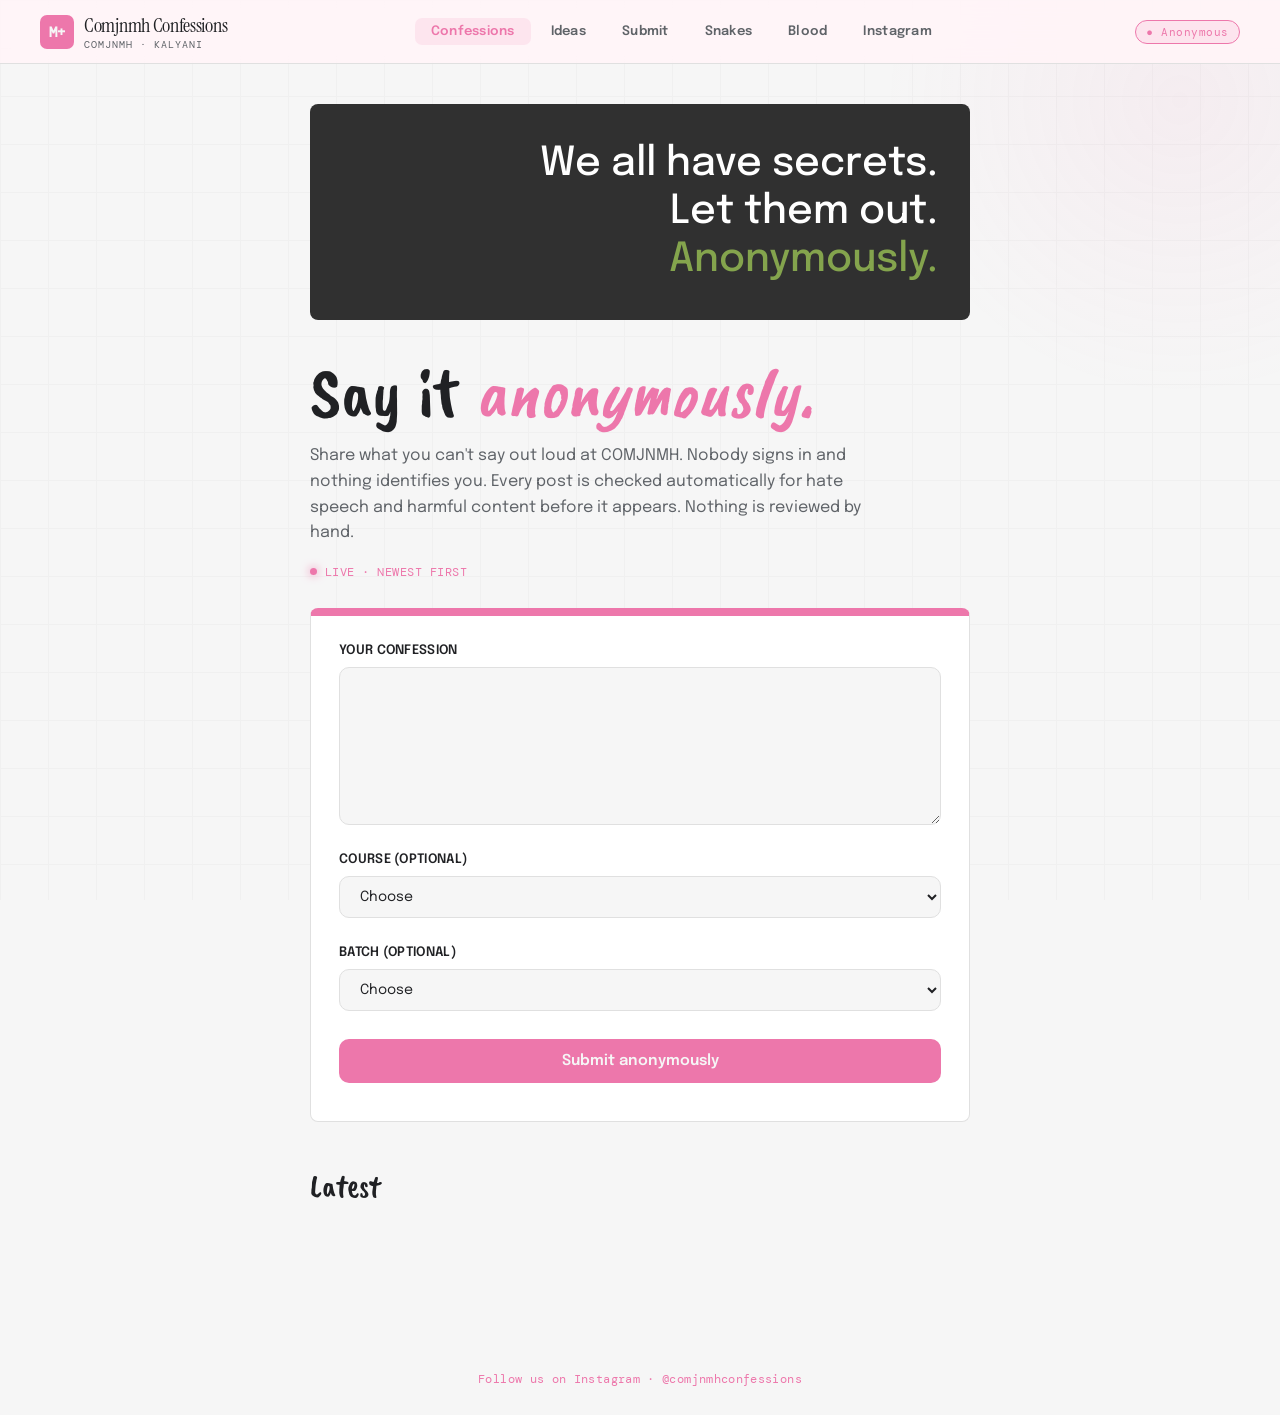
<file: confessions.html>
<!DOCTYPE html>
<html lang="en">
<head>
<meta charset="UTF-8">
<meta name="viewport" content="width=device-width, initial-scale=1.0">
<title>Confessions — Comjnmh Confessions</title>
<meta name="description" content="Anonymous confessions from COMJNMH. Automatically checked for hate speech and harmful content.">

<meta property="og:type" content="website">
<meta property="og:title" content="Confessions — Comjnmh Confessions">
<meta property="og:description" content="Anonymous confessions from COMJNMH, checked automatically.">
<meta property="og:image" content="/og-image.png">

<link href="https://fonts.googleapis.com/css2?family=Caveat+Brush&family=Instrument+Serif:ital@0;1&family=DM+Mono:wght@400;500&family=Epilogue:wght@300;400;500;700;900&display=swap" rel="stylesheet">
<link rel="stylesheet" href="styles.css">
<style>
.confess-hero { padding: 8px 0 28px; }
.confess-hero h1 { font-size: clamp(44px, 7vw, 72px); line-height: 1.02; margin-bottom: 14px; }
.confess-hero h1 em { color: var(--accent); font-style: italic; }
.confess-hero p { color: var(--text-muted); font-size: 16px; line-height: 1.6; max-width: 560px; }
.confess-hero .hero-note { margin-top: 18px; display: inline-flex; align-items: center; gap: 8px; font-family: 'DM Mono', monospace; font-size: 12px; letter-spacing: .04em; color: var(--accent); }
.confess-hero .hero-note::before { content: ''; width: 7px; height: 7px; border-radius: 50%; background: var(--accent); box-shadow: 0 0 10px var(--accent); }
.confess-card-form { padding: 28px; }
.confess-card-form .form-textarea { min-height: 140px; font-size: 16px; }
.confess-card-form .btn-primary { width: 100%; padding: 14px; font-size: 15px; }
.confess-feed { display: flex; flex-direction: column; gap: 14px; margin-top: 36px; }
.confess-feed .idea-card { display: block; width: 100%; padding: 22px 24px; }
.confess-feed .confess-text { white-space: pre-wrap; font-family: 'Epilogue', sans-serif; font-size: 17px; line-height: 1.65; color: var(--text); margin: 0 0 12px; max-width: none; }
.confess-feed .idea-time { font-family: 'DM Mono', monospace; font-size: 11px; color: var(--text-dim); letter-spacing: .03em; }
.confess-feed-head { display: flex; align-items: baseline; justify-content: space-between; gap: 12px; margin-top: 44px; }
.confess-feed-head h2 { font-family: 'Instrument Serif', serif; font-weight: 400; font-size: 32px; }
.confess-feed-head span { font-family: 'DM Mono', monospace; font-size: 12px; color: var(--text-muted); }
.comments-section { margin-top: 16px; padding-top: 14px; border-top: 1px solid var(--border); display: flex; flex-direction: column; gap: 10px; }
.comments-section .comment-item { display: flex; flex-direction: column; gap: 4px; padding: 10px 12px; background: var(--surface2); border-radius: 10px; }
.comments-section .comment-text { white-space: pre-wrap; font-family: 'Epilogue', sans-serif; font-size: 15px; line-height: 1.5; color: var(--text); }
.comments-section .comment-meta { display: flex; justify-content: space-between; align-items: center; gap: 8px; font-family: 'DM Mono', monospace; font-size: 11px; color: var(--text-dim); }
.comments-section .comment-btn { background: none; border: none; color: var(--text-muted); font: inherit; cursor: pointer; padding: 2px 4px; }
.comments-section .comment-btn:disabled { cursor: default; opacity: .6; }
.comment-form { display: flex; flex-direction: column; gap: 8px; }
.comment-form .comment-textarea { width: 100%; box-sizing: border-box; min-height: 60px; font-size: 15px; }
.comment-form .comment-post-btn { align-self: flex-end; }
.comment-form .comment-ig { font-size: 14px; }
.comment-form .comment-msg { font-size: 12px; color: var(--text-muted); min-height: 16px; margin: 0; }
.confess-banner { background: #303030; color: #fff; border-radius: 8px; padding: 36px 32px; margin-bottom: 28px; text-align: right; font-family: 'Epilogue', sans-serif; font-weight: 500; font-size: clamp(26px, 4.5vw, 40px); line-height: 1.2; }
.confess-banner .banner-go { color: #84a44d; }
.confess-hero h1, .confess-feed-head h2 { font-family: 'Caveat Brush', cursive; font-weight: 400; }
.share-img-btn { align-self: flex-start; background: none; border: 1px solid var(--accent); color: var(--accent); border-radius: 999px; padding: 6px 14px; font-family: 'DM Mono', monospace; font-size: 12px; cursor: pointer; }
.share-img-btn:hover { background: var(--accent-dim); }
.share-img-btn:disabled { opacity: .6; cursor: default; }
</style>
</head>
<body>

<header class="site-header">
  <a href="./" class="logo">
    <div class="logo-mark">M+</div>
    <div>
      <div class="logo-text">Comjnmh Confessions</div>
      <div class="logo-sub">COMJNMH · Kalyani</div>
    </div>
  </a>
  <nav class="desktop-nav">
    <a href="./" class="nav-link active">Confessions</a>
    <a href="ideas" class="nav-link">Ideas</a>
    <a href="submit" class="nav-link">Submit</a>
    <a href="snakes" class="nav-link">Snakes</a>
    <a href="donors" class="nav-link">Blood</a>
      <a href="https://www.instagram.com/comjnmhconfessions/" class="nav-link" target="_blank" rel="noopener">Instagram</a>
  </nav>
  <span class="badge live">Anonymous</span>
</header>

<div class="submit-wrap">
  <section class="confess-banner" aria-label="Confessions banner">
    <div>We all have secrets.</div>
    <div>Let them out.</div>
    <div class="banner-go">Anonymously.</div>
  </section>
  <section class="confess-hero">
    <h1>Say it <em>anonymously.</em></h1>
    <p>Share what you can't say out loud at COMJNMH. Nobody signs in and nothing identifies you. Every post is checked automatically for hate speech and harmful content before it appears. Nothing is reviewed by hand.</p>
    <div class="hero-note">LIVE · NEWEST FIRST</div>
  </section>

  <form class="form-card confess-card-form" id="confess-form">
    <div class="form-group">
      <label class="form-label" for="confess-body">Your confession</label>
      <textarea class="form-textarea" id="confess-body" name="body" rows="5" maxlength="1000" required></textarea>
    </div>
    <div class="form-group">
      <label class="form-label" for="confess-course">Course (optional)</label>
      <select class="form-select" id="confess-course" name="course"><option value="">Choose</option><option value="MBBS">MBBS</option><option value="DNB">DNB</option><option value="MD">MD</option><option value="MS">MS</option><option value="Bsc CCT">Bsc CCT</option><option value="Bsc PA">Bsc PA</option><option value="BHA">BHA</option><option value="MHA">MHA</option><option value="Diploma CCT">Diploma CCT</option><option value="DMLT">DMLT</option><option value="Diploma ECG">Diploma ECG</option><option value="BSc OTT">BSc OTT</option><option value="BMLT">BMLT</option><option value="Bsc PT">Bsc PT</option><option value="Bsc Nursing">Bsc Nursing</option><option value="Other">Other</option></select>
      <input class="form-input" id="confess-course-other" name="course_other" maxlength="60" placeholder="Type your course" hidden>
    </div>
    <div class="form-group">
      <label class="form-label" for="confess-batch">Batch (optional)</label>
      <select class="form-select" id="confess-batch" name="batch"><option value="">Choose</option><option value="1st Year">1st Year</option><option value="2nd Year">2nd Year</option><option value="3rd Year">3rd Year</option><option value="4th Year">4th Year</option><option value="Intern">Intern</option><option value="House-staff/Junior Resident">House-staff/Junior Resident</option><option value="Alumni">Alumni</option><option value="PGY1">PGY1</option><option value="PGY2">PGY2</option><option value="PGY3">PGY3</option><option value="Senior Resident">Senior Resident</option><option value="Other">Other</option></select>
      <input class="form-input" id="confess-batch-other" name="batch_other" maxlength="60" placeholder="Type your batch" hidden>
    </div>
    <div class="form-group">
      <button type="submit" class="btn-primary" id="confess-submit">Submit anonymously</button>
      <p id="confess-msg" role="status"></p>
    </div>
  </form>

  <div class="confess-feed-head"><h2>Latest</h2><span id="confess-count"></span></div>
  <div class="confess-feed" id="confess-list" aria-live="polite"></div>
</div>

<nav class="mobile-nav">
  <a href="./" class="mob-tab active"><span class="mob-icon">⌂</span><span>Confessions</span></a>
  <a href="ideas" class="mob-tab"><span class="mob-icon">≡</span><span>Ideas</span></a>
  <a href="submit" class="mob-tab"><span class="mob-icon">✎</span><span>Submit</span></a>
  <a href="snakes" class="mob-tab"><span class="mob-icon">🐍</span><span>Snakes</span></a>
  <a href="donors" class="mob-tab"><span class="mob-icon">🩸</span><span>Blood</span></a>
</nav>

<script>
const SUPABASE_URL = 'https://btkkofaeksuyupajsigj.supabase.co';
const SUPABASE_ANON_KEY = 'sb_publishable_jlT-cFu5qh-P43YKF73Fvg_lMqajMiE';
const FN = SUPABASE_URL + '/functions/v1/';
const REPORTED_KEY = 'confess_reported';

const form = document.getElementById('confess-form');
const msg = document.getElementById('confess-msg');
const list = document.getElementById('confess-list');
const submitBtn = document.getElementById('confess-submit');

const MESSAGES = {
  rejected: 'This post was not published because it breaks the rules (hate speech or harmful content).',
  moderation_unavailable: 'Could not check your post right now. Please try again later.',
  length_must_be_1_to_1000: 'Please write between 1 and 1000 characters.',
  other_text_required: 'Please type your course or batch under Other.',
  length_must_be_1_to_500: 'Please write between 1 and 500 characters.',
  bad_instagram: 'Instagram handle: letters, numbers, dots and underscores, up to 30 characters.',
  rate_limited: 'You are commenting too fast. Try again in a few minutes.',
};

// Random id kept in this browser only. Sent to the server, which hashes it.
function deviceId() {
  try {
    let id = localStorage.getItem('confess_device');
    if (!id) { id = crypto.randomUUID(); localStorage.setItem('confess_device', id); }
    return id;
  } catch (e) {
    if (!window._confessDevice) window._confessDevice = crypto.randomUUID();
    return window._confessDevice;
  }
}

function readReported() {
  try { return JSON.parse(localStorage.getItem(REPORTED_KEY) || '[]'); } catch (e) { return []; }
}

function markReported(id) {
  try {
    const r = readReported();
    if (!r.includes(id)) r.push(id);
    localStorage.setItem(REPORTED_KEY, JSON.stringify(r));
  } catch (e) {}
}

function anonHeaders() {
  return { apikey: SUPABASE_ANON_KEY, Authorization: 'Bearer ' + SUPABASE_ANON_KEY };
}

function fnHeaders() {
  return Object.assign({ 'Content-Type': 'application/json', 'x-device-id': deviceId() }, anonHeaders());
}

function commentBlock(confessionId, comments, reported) {
  const wrap = document.createElement('div');
  wrap.className = 'comments-section';

  comments.forEach(function (c) {
    const item = document.createElement('div');
    item.className = 'comment-item';
    const text = document.createElement('p');
    text.className = 'comment-text';
    text.textContent = c.body;
    const meta = document.createElement('div');
    meta.className = 'comment-meta';
    const when = document.createElement('span');
    when.textContent = new Date(c.created_at).toLocaleString();
    if (c.instagram) {
      // Self-reported, not checked with Instagram.
      when.textContent += ' · @' + c.instagram + ' (unverified)';
    }
    const report = document.createElement('button');
    report.type = 'button';
    report.className = 'comment-btn';
    const done = reported.includes(c.id);
    report.textContent = done ? 'Reported' : 'Report';
    report.disabled = done;
    report.onclick = function () { reportComment(c.id, report); };
    meta.append(when, report);
    item.append(text, meta);
    wrap.append(item);
  });

  const cform = document.createElement('form');
  cform.className = 'comment-form';
  const ta = document.createElement('textarea');
  ta.className = 'comment-textarea';
  ta.maxLength = 500;
  ta.required = true;
  ta.placeholder = 'Add an anonymous comment';
  const btn = document.createElement('button');
  btn.type = 'submit';
  btn.className = 'comment-post-btn btn-primary';
  btn.textContent = 'Comment';
  const cmsg = document.createElement('p');
  cmsg.className = 'comment-msg';
  cmsg.setAttribute('role', 'status');
  const ig = document.createElement('input');
  ig.className = 'comment-ig';
  ig.maxLength = 31;
  ig.placeholder = 'Instagram @handle (optional)';
  ig.setAttribute('aria-label', 'Instagram handle, optional, not verified');
  cform.append(ta, ig, btn, cmsg);
  cform.addEventListener('submit', async function (e) {
    e.preventDefault();
    btn.disabled = true;
    cmsg.textContent = 'Checking…';
    try {
      const res = await fetch(FN + 'submit-comment', {
        method: 'POST',
        headers: fnHeaders(),
        body: JSON.stringify({ confession_id: confessionId, body: ta.value.trim(), instagram: ig.value.trim() || null }),
      });
      const data = await res.json().catch(function () { return {}; });
      if (res.status === 201) {
        cmsg.textContent = 'Posted.';
        loadAll();
      } else {
        cmsg.textContent = MESSAGES[data.error] || 'Something went wrong. Please try again.';
        btn.disabled = false;
      }
    } catch (err) {
      cmsg.textContent = 'Network error. Please try again.';
      btn.disabled = false;
    }
  });
  wrap.append(cform);
  return wrap;
}

// Renders one confession as a pink square card and downloads it as a PNG.
// Author is never shown; course and batch are not part of the confession text here.
// The image is for personal sharing. Nothing is uploaded to Instagram from this site.
function wrapLines(g, text, maxWidth) {
  const out = [];
  text.split('\n').forEach(function (para) {
    let line = '';
    para.split(' ').forEach(function (word) {
      const test = line ? line + ' ' + word : word;
      if (g.measureText(test).width > maxWidth && line) { out.push(line); line = word; }
      else line = test;
    });
    out.push(line);
  });
  return out;
}

function roundRect(g, x, y, w, h, r) {
  g.beginPath();
  g.moveTo(x + r, y);
  g.arcTo(x + w, y, x + w, y + h, r);
  g.arcTo(x + w, y + h, x, y + h, r);
  g.arcTo(x, y + h, x, y, r);
  g.arcTo(x, y, x + w, y, r);
  g.closePath();
}

async function shareAsImage(text, button) {
  button.disabled = true;
  try {
    // Fonts must be ready before measuring, or the layout uses fallback fonts.
    await Promise.all([
      document.fonts.load("96px 'Caveat Brush'"),
      document.fonts.load("44px 'Epilogue'"),
      document.fonts.load("26px 'DM Mono'"),
    ]);
  } catch (e) {}

  const W = 1080, H = 1350, PAD = 90, TEXT_W = W - PAD * 2 - 60;
  const canvas = document.createElement('canvas');
  canvas.width = W;
  canvas.height = H;
  const g = canvas.getContext('2d');

  g.fillStyle = '#ed77ab';
  g.fillRect(0, 0, W, H);
  g.fillStyle = '#ffffff';
  roundRect(g, 60, 60, W - 120, H - 120, 36);
  g.fill();
  g.fillStyle = '#ed77ab';
  roundRect(g, 60, 60, W - 120, 22, 36);
  g.fill();

  g.fillStyle = '#202124';
  g.font = "96px 'Caveat Brush', cursive";
  g.fillText('Confessions', PAD, 230);

  // Shrink the text until it fits the card.
  let size = 56, lines = [];
  while (size >= 30) {
    g.font = size + "px 'Epilogue', sans-serif";
    lines = wrapLines(g, text, TEXT_W);
    if (lines.length * size * 1.4 <= H - 500) break;
    size -= 4;
  }
  g.fillStyle = '#202124';
  g.font = size + "px 'Epilogue', sans-serif";
  let y = 360;
  lines.forEach(function (ln) { g.fillText(ln, PAD, y); y += size * 1.4; });

  g.fillStyle = '#5f6368';
  g.font = "26px 'DM Mono', monospace";
  g.fillText('@comjnmhconfessions', PAD, H - 150);
  g.fillText('For personal sharing only.', PAD, H - 110);

  const name = 'confession-' + Date.now() + '.png';
  const link = document.createElement('a');
  link.download = name;
  try {
    link.href = canvas.toDataURL('image/png');
    link.click();
    button.textContent = 'Image saved';
  } catch (e) {
    msg.textContent = 'Could not make the image. Please try again.';
  } finally {
    setTimeout(function () { button.disabled = false; button.textContent = 'Share as image'; }, 1500);
  }
}

function renderList(rows, commentsByConfession) {
  list.textContent = '';
  if (!rows.length) {
    const empty = document.createElement('div');
    empty.className = 'empty-state';
    empty.textContent = 'No confessions yet.';
    list.append(empty);
    return;
  }
  const reported = readReported();
  rows.forEach(function (row) {
    const card = document.createElement('article');
    card.className = 'idea-card';
    const body = document.createElement('p');
    body.className = 'confess-text';
    body.textContent = row.body;
    const when = document.createElement('div');
    when.className = 'idea-time';
    when.textContent = new Date(row.created_at).toLocaleString();
    const share = document.createElement('button');
    share.type = 'button';
    share.className = 'share-img-btn';
    share.textContent = 'Share as image';
    share.onclick = function () { shareAsImage(row.body, share); };
    card.append(body, when, share, commentBlock(row.id, commentsByConfession[row.id] || [], reported));
    list.append(card);
  });
}

async function reportComment(id, button) {
  button.disabled = true;
  try {
    const res = await fetch(FN + 'report-comment', {
      method: 'POST',
      headers: fnHeaders(),
      body: JSON.stringify({ comment_id: id }),
    });
    if (!res.ok) throw new Error('report_failed');
    markReported(id);
    button.textContent = 'Reported';
  } catch (e) {
    button.disabled = false;
    msg.textContent = 'Could not send the report. Please try again.';
  }
}

async function loadAll() {
  try {
    const res = await fetch(
      SUPABASE_URL + '/rest/v1/confessions?select=id,body,created_at&order=created_at.desc&limit=100',
      { headers: anonHeaders() }
    );
    if (!res.ok) throw new Error('load_failed');
    const rows = await res.json();
    document.getElementById('confess-count').textContent = rows.length + ' posted';

    // Comments are optional: if they fail to load, confessions still show.
    const byConfession = {};
    try {
      const cres = await fetch(
        SUPABASE_URL + '/rest/v1/confession_comments?select=id,confession_id,body,created_at,instagram&order=created_at.asc&limit=1000',
        { headers: anonHeaders() }
      );
      if (cres.ok) {
        (await cres.json()).forEach(function (c) {
          (byConfession[c.confession_id] = byConfession[c.confession_id] || []).push(c);
        });
      }
    } catch (e) {}

    renderList(rows, byConfession);
  } catch (e) {
    msg.textContent = 'Could not load confessions. Please refresh.';
  }
}

form.addEventListener('submit', async function (e) {
  e.preventDefault();
  const body = document.getElementById('confess-body').value.trim();
  submitBtn.disabled = true;
  msg.textContent = 'Checking…';
  try {
    const res = await fetch(FN + 'submit-confession', {
      method: 'POST',
      headers: Object.assign({ 'Content-Type': 'application/json' }, anonHeaders()),
      body: JSON.stringify({
        body: body,
        course: document.getElementById('confess-course').value || null,
        course_other: document.getElementById('confess-course-other').value.trim() || null,
        batch: document.getElementById('confess-batch').value || null,
        batch_other: document.getElementById('confess-batch-other').value.trim() || null,
      }),
    });
    const data = await res.json().catch(function () { return {}; });
    if (res.status === 201) {
      msg.textContent = 'Published.';
      form.reset();
      loadAll();
    } else {
      msg.textContent = MESSAGES[data.error] || 'Something went wrong. Please try again.';
    }
  } catch (err) {
    msg.textContent = 'Network error. Please try again.';
  } finally {
    submitBtn.disabled = false;
  }
});

// Show the free-text box only when "Other" is picked. Reset it with the form.
function bindOther(selectId, inputId) {
  const sel = document.getElementById(selectId);
  const input = document.getElementById(inputId);
  const sync = function () { input.hidden = sel.value !== 'Other'; if (input.hidden) input.value = ''; };
  sel.addEventListener('change', sync);
  form.addEventListener('reset', function () { setTimeout(sync, 0); });
}
bindOther('confess-course', 'confess-course-other');
bindOther('confess-batch', 'confess-batch-other');

loadList();

loadAll();
</script>
<footer class="site-footer"><a href="https://www.instagram.com/comjnmhconfessions/" target="_blank" rel="noopener">Follow us on Instagram · @comjnmhconfessions</a></footer>
</body>
</html>
</file>
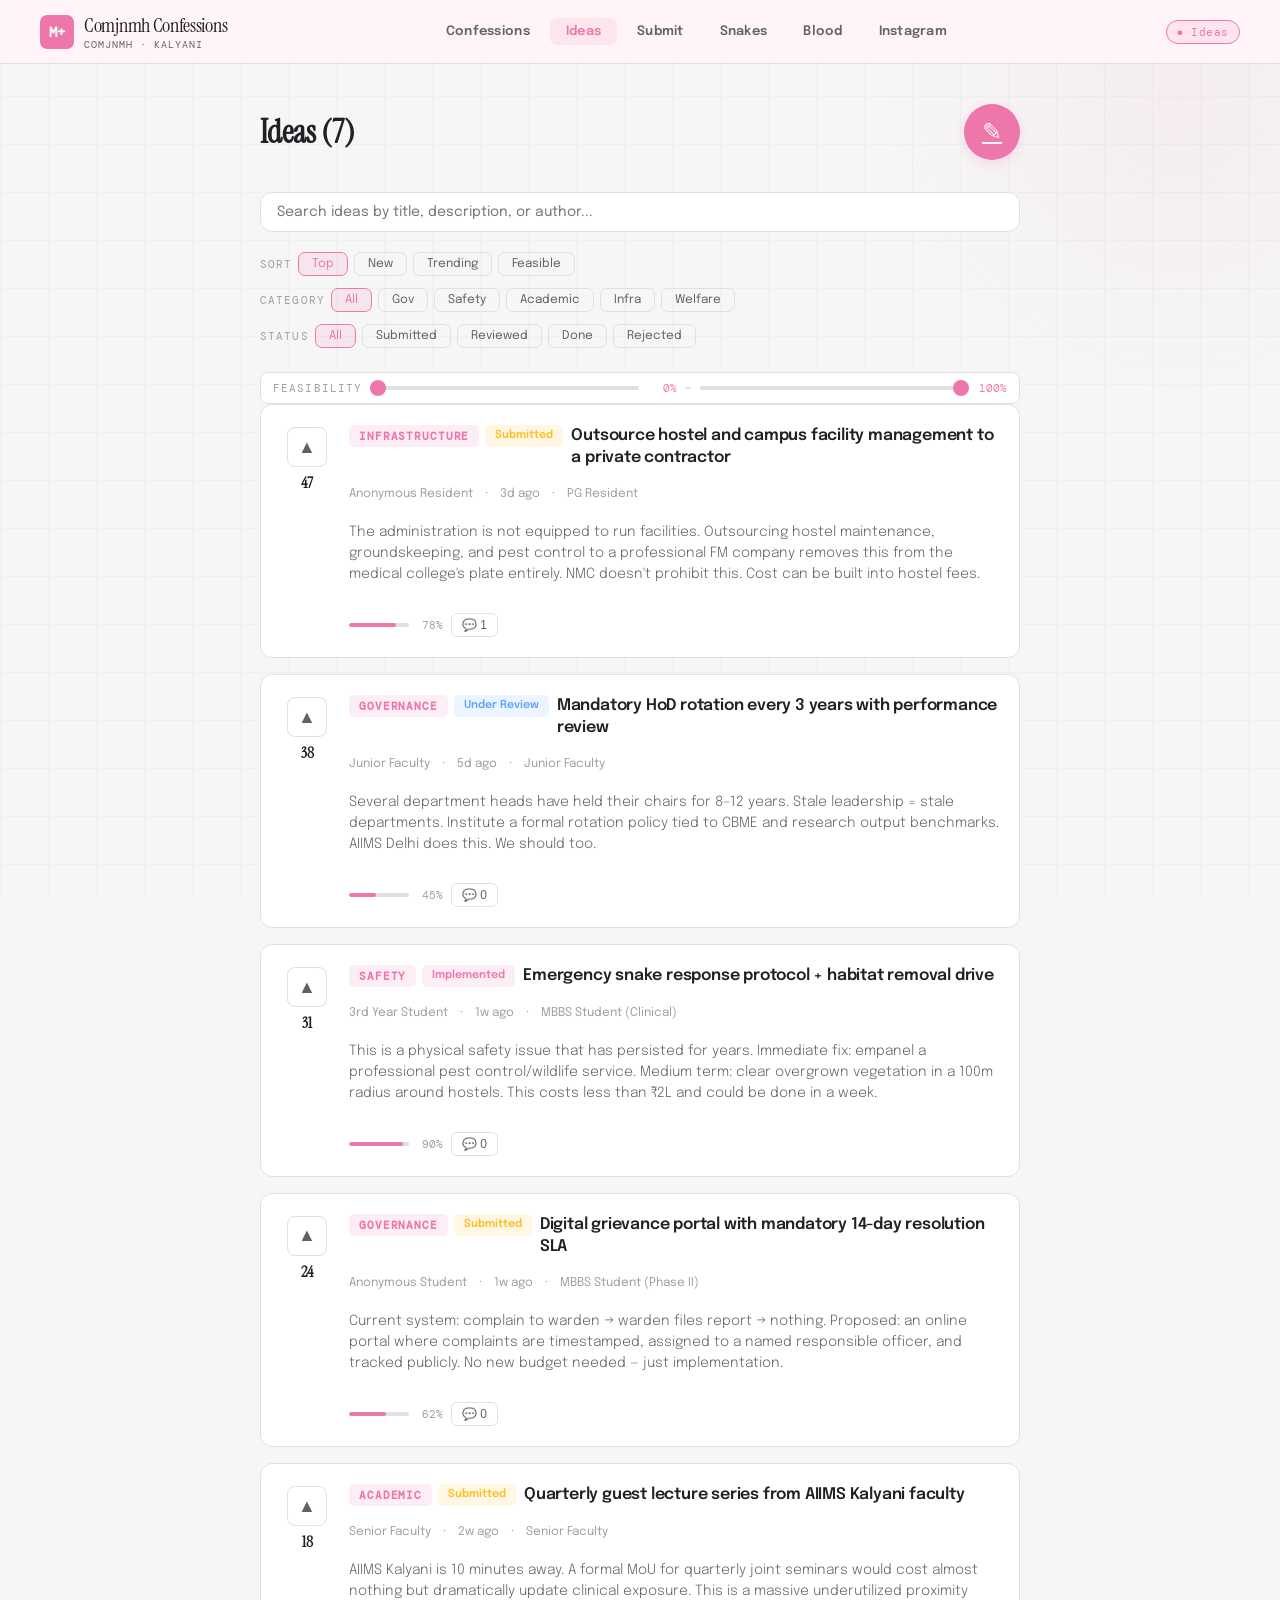
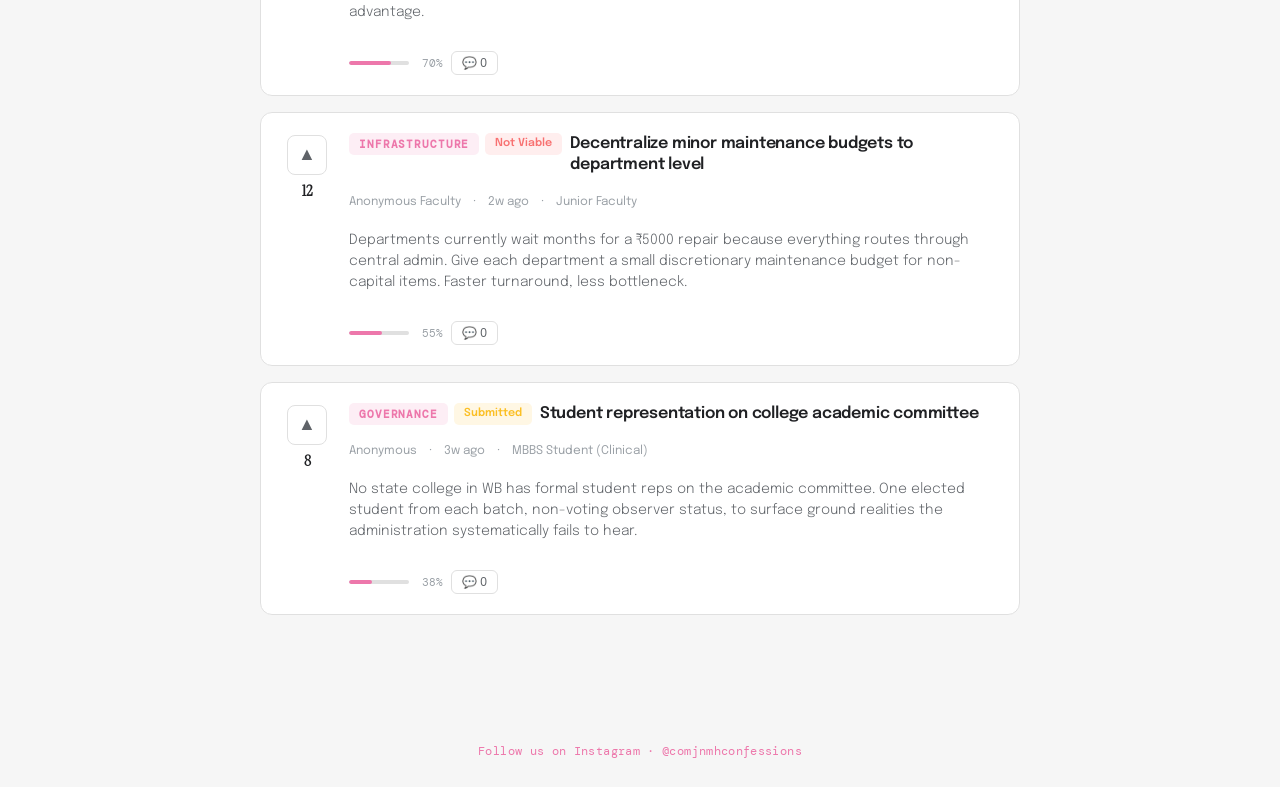
<file: ideas.html>
<!DOCTYPE html>
<html lang="en">
<head>
<meta charset="UTF-8">
<meta name="viewport" content="width=device-width, initial-scale=1.0">
<title>Ideas — Comjnmh Confessions</title>
<meta name="description" content="Browse and vote on reform ideas from the COMJNMH community.">
<meta property="og:type" content="website">
<meta property="og:url" content="https://medreform.comjnmh.edu/ideas">
<meta property="og:title" content="Ideas — Comjnmh Confessions">
<meta property="og:description" content="Explore campus reform proposals from students, residents, and faculty.">
<meta property="og:image" content="/og-image.png">

<link href="https://fonts.googleapis.com/css2?family=Instrument+Serif:ital@0;1&family=DM+Mono:wght@400;500&family=Epilogue:wght@300;400;500;700;900&display=swap" rel="stylesheet">
<link rel="stylesheet" href="styles.css">

<script async src="https://www.googletagmanager.com/gtag/js?id=G-XXXXXXXXXX"></script>
<script>
  window.dataLayer = window.dataLayer || [];
  function gtag(){dataLayer.push(arguments);}
  gtag('js', new Date());
  gtag('config', 'G-XXXXXXXXXX', { 'anonymize_ip': true, 'cookie_domain': 'auto' });
  function trackEvent(category, action, label) {
    gtag('event', action, { 'event_category': category, 'event_label': label });
  }
</script>


</head>
<body>

<header class="site-header">
  <a href="./" class="logo">
    <div class="logo-mark">M+</div>
    <div>
      <div class="logo-text">Comjnmh Confessions</div>
      <div class="logo-sub">COMJNMH · Kalyani</div>
    </div>
  </a>
  <nav class="desktop-nav">
    <a href="./" class="nav-link">Confessions</a>
    <a href="ideas" class="nav-link active">Ideas</a>
    <a href="submit" class="nav-link">Submit</a>
    <a href="snakes" class="nav-link">Snakes</a>
    <a href="donors" class="nav-link">Blood</a>
      <a href="https://www.instagram.com/comjnmhconfessions/" class="nav-link" target="_blank" rel="noopener">Instagram</a>
  </nav>
  <span class="badge live">Ideas</span>
</header>

<div class="ideas-wrap">
  <div class="ideas-header">
    <h1 id="ideas-count">Ideas (0)</h1>
    <a href="submit" class="fab" title="Submit idea">✎</a>
  </div>

  <input type="text" class="search-box" id="search-input" placeholder="Search ideas by title, description, or author...">

  <div class="filters-bar">
    <div class="filter-group">
      <span class="filter-label">Sort</span>
      <button class="filter-btn active" data-sort="top" onclick="setSort(this, 'top')">Top</button>
      <button class="filter-btn" data-sort="new" onclick="setSort(this, 'new')">New</button>
      <button class="filter-btn" data-sort="trending" onclick="setSort(this, 'trending')">Trending</button>
      <button class="filter-btn" data-sort="feasible" onclick="setSort(this, 'feasible')">Feasible</button>
    </div>
    <div class="filter-group">
      <span class="filter-label">Category</span>
      <button class="filter-btn active" data-cat="all" onclick="setCat(this, 'all')">All</button>
      <button class="filter-btn" data-cat="governance" onclick="setCat(this, 'governance')">Gov</button>
      <button class="filter-btn" data-cat="safety" onclick="setCat(this, 'safety')">Safety</button>
      <button class="filter-btn" data-cat="academic" onclick="setCat(this, 'academic')">Academic</button>
      <button class="filter-btn" data-cat="infrastructure" onclick="setCat(this, 'infrastructure')">Infra</button>
      <button class="filter-btn" data-cat="welfare" onclick="setCat(this, 'welfare')">Welfare</button>
    </div>
    <div class="filter-group">
      <span class="filter-label">Status</span>
      <button class="filter-btn active" data-status="all" onclick="setStatus(this, 'all')">All</button>
      <button class="filter-btn" data-status="submitted" onclick="setStatus(this, 'submitted')">Submitted</button>
      <button class="filter-btn" data-status="reviewed" onclick="setStatus(this, 'reviewed')">Reviewed</button>
      <button class="filter-btn" data-status="implemented" onclick="setStatus(this, 'implemented')">Done</button>
      <button class="filter-btn" data-status="rejected" onclick="setStatus(this, 'rejected')">Rejected</button>
    </div>
  </div>

  <div class="range-slider-group">
    <span class="filter-label">Feasibility</span>
    <input type="range" class="range-slider" id="feas-min" min="0" max="100" value="0" oninput="filterIdeas()">
    <span class="range-val" id="feas-min-val">0%</span>
    <span style="color: var(--text-dim); font-size: 11px;">—</span>
    <input type="range" class="range-slider" id="feas-max" min="0" max="100" value="100" oninput="filterIdeas()">
    <span class="range-val" id="feas-max-val">100%</span>
  </div>

  <div class="ideas-list" id="ideas-list"></div>
  <div class="empty-state" id="empty-state" style="display: none;">
    <h3>No ideas match your filters</h3>
    <p>Try adjusting your search or filters.</p>
    <button class="filter-btn" onclick="clearAllFilters()" style="margin-top: 16px; padding: 10px 24px;">Clear all filters</button>
  </div>
</div>

<nav class="mobile-nav">
  <a href="./" class="mob-tab"><span class="mob-icon">⌂</span><span>Confessions</span></a>
  <a href="ideas" class="mob-tab active"><span class="mob-icon">≡</span><span>Ideas</span></a>
  <a href="submit" class="mob-tab"><span class="mob-icon">✎</span><span>Submit</span></a>
  <a href="snakes" class="mob-tab"><span class="mob-icon">🐍</span><span>Snakes</span></a>
  <a href="donors" class="mob-tab"><span class="mob-icon">🩸</span><span>Blood</span></a>
</nav>

<div class="toast" id="toast">
  <span class="toast-icon">✓</span>
  <span class="toast-text"></span>
</div>

<div id="sr-live-region" aria-live="polite" aria-atomic="true" style="position: absolute; left: -9999px;"></div>

<script src="data.js"></script>
<script>
var ideas = [];
var voted = new Set();
var filters = { sort: 'top', category: 'all', status: 'all', search: '', feasMin: 0, feasMax: 100 };
var expandedComments = new Set();
var cardCache = new Map();
var ideaDataSnapshot = new Map();
var searchTimer = null;
var voting = new Set();
var DOM = {};

function initDOM() {
  DOM.list      = document.getElementById('ideas-list');
  DOM.empty     = document.getElementById('empty-state');
  DOM.count     = document.getElementById('ideas-count');
  DOM.search    = document.getElementById('search-input');
  DOM.feasMin   = document.getElementById('feas-min');
  DOM.feasMax   = document.getElementById('feas-max');
  DOM.feasMinVal = document.getElementById('feas-min-val');
  DOM.feasMaxVal = document.getElementById('feas-max-val');
  DOM.search.addEventListener('input', function() {
    clearTimeout(searchTimer);
    searchTimer = setTimeout(filterIdeas, 200);
  });
}

function loadData() {
  ideas = getIdeas();
  voted = getVoted();
  initDOM();
  render();
}

function setSort(el, sort) {
  document.querySelectorAll('[data-sort]').forEach(function(b) { b.classList.remove('active'); });
  el.classList.add('active');
  filters.sort = sort;
  render();
}

function setCat(el, cat) {
  document.querySelectorAll('[data-cat]').forEach(function(b) { b.classList.remove('active'); });
  el.classList.add('active');
  filters.category = cat;
  render();
}

function setStatus(el, status) {
  document.querySelectorAll('[data-status]').forEach(function(b) { b.classList.remove('active'); });
  el.classList.add('active');
  filters.status = status;
  render();
}

function filterIdeas() {
  filters.search  = DOM.search.value;
  filters.feasMin = parseInt(DOM.feasMin.value);
  filters.feasMax = parseInt(DOM.feasMax.value);
  DOM.feasMinVal.textContent = filters.feasMin + '%';
  DOM.feasMaxVal.textContent = filters.feasMax + '%';
  if (filters.feasMin > filters.feasMax) {
    var tmp = filters.feasMin;
    filters.feasMin = filters.feasMax;
    filters.feasMax = tmp;
    DOM.feasMin.value = filters.feasMin;
    DOM.feasMax.value = filters.feasMax;
  }
  render();
}

function clearAllFilters() {
  filters.search = ''; filters.category = 'all'; filters.status = 'all';
  filters.feasMin = 0; filters.feasMax = 100; filters.sort = 'top';
  DOM.search.value = '';
  DOM.feasMin.value = 0; DOM.feasMax.value = 100;
  DOM.feasMinVal.textContent = '0%'; DOM.feasMaxVal.textContent = '100%';
  document.querySelectorAll('[data-sort]').forEach(function(b) { b.classList.remove('active'); });
  document.querySelector('[data-sort="top"]').classList.add('active');
  document.querySelectorAll('[data-cat]').forEach(function(b) { b.classList.remove('active'); });
  document.querySelector('[data-cat="all"]').classList.add('active');
  document.querySelectorAll('[data-status]').forEach(function(b) { b.classList.remove('active'); });
  document.querySelector('[data-status="all"]').classList.add('active');
  render();
}

function getFiltered() {
  var filtered = ideas.filter(function(i) { return !i.flagged; });
  if (filters.search) filtered = searchIdeas(filtered, filters.search);
  if (filters.category !== 'all') filtered = filtered.filter(function(i) { return i.category === filters.category; });
  if (filters.status !== 'all')   filtered = filtered.filter(function(i) { return i.status === filters.status; });
  filtered = filtered.filter(function(i) { return i.feasibility >= filters.feasMin && i.feasibility <= filters.feasMax; });
  return filtered;
}

function getSorted(filtered) {
  var sorted = filtered.slice();
  if (filters.sort === 'top') {
    sorted.sort(function(a, b) { return b.votes - a.votes; });
  } else if (filters.sort === 'new') {
    sorted.sort(function(a, b) { return b.submittedAt - a.submittedAt; });
  } else if (filters.sort === 'feasible') {
    sorted.sort(function(a, b) { return b.feasibility - a.feasibility; });
  } else if (filters.sort === 'trending') {
    var now = Date.now();
    sorted.sort(function(a, b) {
      return (b.votes / (1 + (now - b.submittedAt) / (7*24*60*60*1000))) -
             (a.votes / (1 + (now - a.submittedAt) / (7*24*60*60*1000)));
    });
  }
  return sorted;
}

/* ── Card building ─────────────────────────────────────────── */

function snapshotOf(idea) {
  return {
    votes:        idea.votes,
    voted:        voted.has(idea.id),
    status:       idea.status,
    commentCount: idea.comments ? idea.comments.length : 0,
    showComments: expandedComments.has(idea.id)
  };
}

function buildCommentsSectionHTML(idea) {
  var html = '<div class="comments-section"><div class="comments-list">';
  if (idea.comments && idea.comments.length > 0) {
    html += idea.comments.map(function(c) {
      return '<div class="comment-item"><span class="comment-author">' + escHtml(c.author) +
        '</span><span class="comment-time">' + formatTime(c.submittedAt) +
        '</span><div class="comment-text">' + escHtml(c.text) + '</div></div>';
    }).join('');
  } else {
    html += '<p style="color:var(--text-dim);font-size:12px;">No comments yet.</p>';
  }
  html += '</div><div class="comment-input-group">' +
    '<textarea class="comment-textarea" id="comment-textarea-' + idea.id +
    '" placeholder="Add comment..." maxlength="500"></textarea>' +
    '<button class="comment-post-btn" onclick="postComment(' + idea.id + ')">Post</button>' +
    '</div></div>';
  return html;
}

function cardInnerHTML(idea) {
  var isVoted = voted.has(idea.id);
  var showComments = expandedComments.has(idea.id);
  var commentCount = idea.comments ? idea.comments.length : 0;
  return '<div class="vote-col">' +
    '<button class="vote-btn' + (isVoted ? ' voted' : '') + '" onclick="vote(' + idea.id + ')" title="Vote">▲</button>' +
    '<div class="vote-count">' + idea.votes + '</div></div>' +
    '<div class="idea-content">' +
    '<div class="idea-header"><div class="idea-badges">' +
    '<span class="cat-badge">' + escHtml(idea.category.toUpperCase()) + '</span>' +
    '<span class="status-badge ' + idea.status + '">' + statusLabel(idea.status) + '</span>' +
    '</div><div class="idea-title">' + escHtml(idea.title) + '</div></div>' +
    '<div class="idea-meta"><span>' + escHtml(idea.author) + '</span><span>·</span>' +
    '<span>' + formatTime(idea.submittedAt) + '</span><span>·</span>' +
    '<span>' + escHtml(idea.role) + '</span></div>' +
    '<div class="idea-text">' + escHtml(idea.text) + '</div>' +
    '<div class="idea-footer">' +
    '<div class="idea-feasibility"><div class="feasibility-bar">' +
    '<div class="feasibility-fill" style="width:' + idea.feasibility + '%"></div>' +
    '</div><span class="feasibility-pct">' + idea.feasibility + '%</span></div>' +
    '<button class="comment-btn" onclick="toggleComments(' + idea.id + ')">💬 ' + commentCount + '</button>' +
    '</div>' + (showComments ? buildCommentsSectionHTML(idea) : '') + '</div>';
}

function buildCard(idea) {
  var el = document.createElement('div');
  el.className = 'idea-card';
  el.dataset.ideaId = idea.id;
  el.innerHTML = cardInnerHTML(idea);
  ideaDataSnapshot.set(idea.id, snapshotOf(idea));
  return el;
}

function patchCard(el, idea) {
  var snap = ideaDataSnapshot.get(idea.id) || {};
  var isVoted = voted.has(idea.id);
  var showComments = expandedComments.has(idea.id);
  var commentCount = idea.comments ? idea.comments.length : 0;

  if (snap.votes !== idea.votes) {
    el.querySelector('.vote-count').textContent = idea.votes;
  }
  var voteBtn = el.querySelector('.vote-btn');
  if (snap.voted !== isVoted || voteBtn.disabled) {
    voteBtn.classList.toggle('voted', isVoted);
    voteBtn.disabled = false;
    voteBtn.textContent = '▲';
  }
  if (snap.status !== idea.status) {
    var badge = el.querySelector('.status-badge');
    badge.className = 'status-badge ' + idea.status;
    badge.textContent = statusLabel(idea.status);
  }
  if (snap.commentCount !== commentCount) {
    el.querySelector('.comment-btn').textContent = '💬 ' + commentCount;
  }

  var existingSection = el.querySelector('.comments-section');
  if (showComments) {
    if (!existingSection || snap.commentCount !== commentCount || snap.showComments !== showComments) {
      var wrapper = document.createElement('div');
      wrapper.innerHTML = buildCommentsSectionHTML(idea);
      if (existingSection) {
        existingSection.replaceWith(wrapper.firstChild);
      } else {
        el.querySelector('.idea-content').appendChild(wrapper.firstChild);
      }
    }
  } else if (existingSection) {
    existingSection.remove();
  }

  ideaDataSnapshot.set(idea.id, snapshotOf(idea));
}

/* ── Render ────────────────────────────────────────────────── */

function render() {
  var filtered = getFiltered();
  var sorted   = getSorted(filtered);

  DOM.count.textContent = 'Ideas (' + ideas.length + ')';

  if (sorted.length === 0) {
    DOM.empty.style.display = 'block';
    cardCache.forEach(function(el) { if (el.parentNode) el.parentNode.removeChild(el); });
    cardCache.clear();
    ideaDataSnapshot.clear();
    return;
  }

  DOM.empty.style.display = 'none';

  var newIds = new Set(sorted.map(function(i) { return i.id; }));
  cardCache.forEach(function(el, id) {
    if (!newIds.has(id)) {
      if (el.parentNode) el.parentNode.removeChild(el);
      cardCache.delete(id);
      ideaDataSnapshot.delete(id);
    }
  });

  sorted.forEach(function(idea) {
    var el = cardCache.get(idea.id);
    if (!el) {
      el = buildCard(idea);
      cardCache.set(idea.id, el);
    } else {
      patchCard(el, idea);
    }
    DOM.list.appendChild(el);
  });
}

/* ── Actions ───────────────────────────────────────────────── */

function vote(ideaId) {
  if (voting.has(ideaId)) return;
  voting.add(ideaId);
  var card = cardCache.get(ideaId);
  if (card) {
    var btn = card.querySelector('.vote-btn');
    btn.disabled = true;
    btn.textContent = '…';
  }
  setTimeout(function() {
    var idea = ideas.find(function(i) { return i.id === ideaId; });
    if (!idea) { voting.delete(ideaId); return; }
    if (voted.has(ideaId)) {
      idea.votes--;
      voted.delete(ideaId);
    } else {
      idea.votes++;
      voted.add(ideaId);
    }
    saveIdeas(ideas);
    saveVoted(voted);
    trackEvent('ideas', 'vote', ideaId);
    voting.delete(ideaId);
    if (card) patchCard(card, idea);
  }, 0);
}

function toggleComments(ideaId) {
  if (expandedComments.has(ideaId)) {
    expandedComments.delete(ideaId);
  } else {
    expandedComments.add(ideaId);
  }
  var idea = ideas.find(function(i) { return i.id === ideaId; });
  var card = cardCache.get(ideaId);
  if (card && idea) patchCard(card, idea);
}

function postComment(ideaId) {
  var textarea = document.getElementById('comment-textarea-' + ideaId);
  var text = textarea ? textarea.value.trim() : '';
  if (!text || text.length < 2) { showToast('Comment too short', '✗'); return; }
  if (text.length > 500) { showToast('Comment too long (max 500 chars)', '✗'); return; }
  if (!canPostComment()) { showToast('Too many comments recently. Please wait.', '✗'); return; }
  addComment(ideas, ideaId, text, 'You');
  recordCommentPost();
  saveIdeas(ideas);
  if (textarea) textarea.value = '';
  trackEvent('ideas', 'comment_posted', ideaId);
  var idea = ideas.find(function(i) { return i.id === ideaId; });
  var card = cardCache.get(ideaId);
  if (card && idea) {
    ideaDataSnapshot.delete(ideaId);
    patchCard(card, idea);
  }
  showToast('Comment posted', '✓');
}

var params = new URLSearchParams(window.location.search);
if (params.get('submitted') === '1') {
  showToast('Idea submitted! Thank you for contributing.', '✓');
}

loadData();
</script>
<footer class="site-footer"><a href="https://www.instagram.com/comjnmhconfessions/" target="_blank" rel="noopener">Follow us on Instagram · @comjnmhconfessions</a></footer>
</body>
</html>
</file>
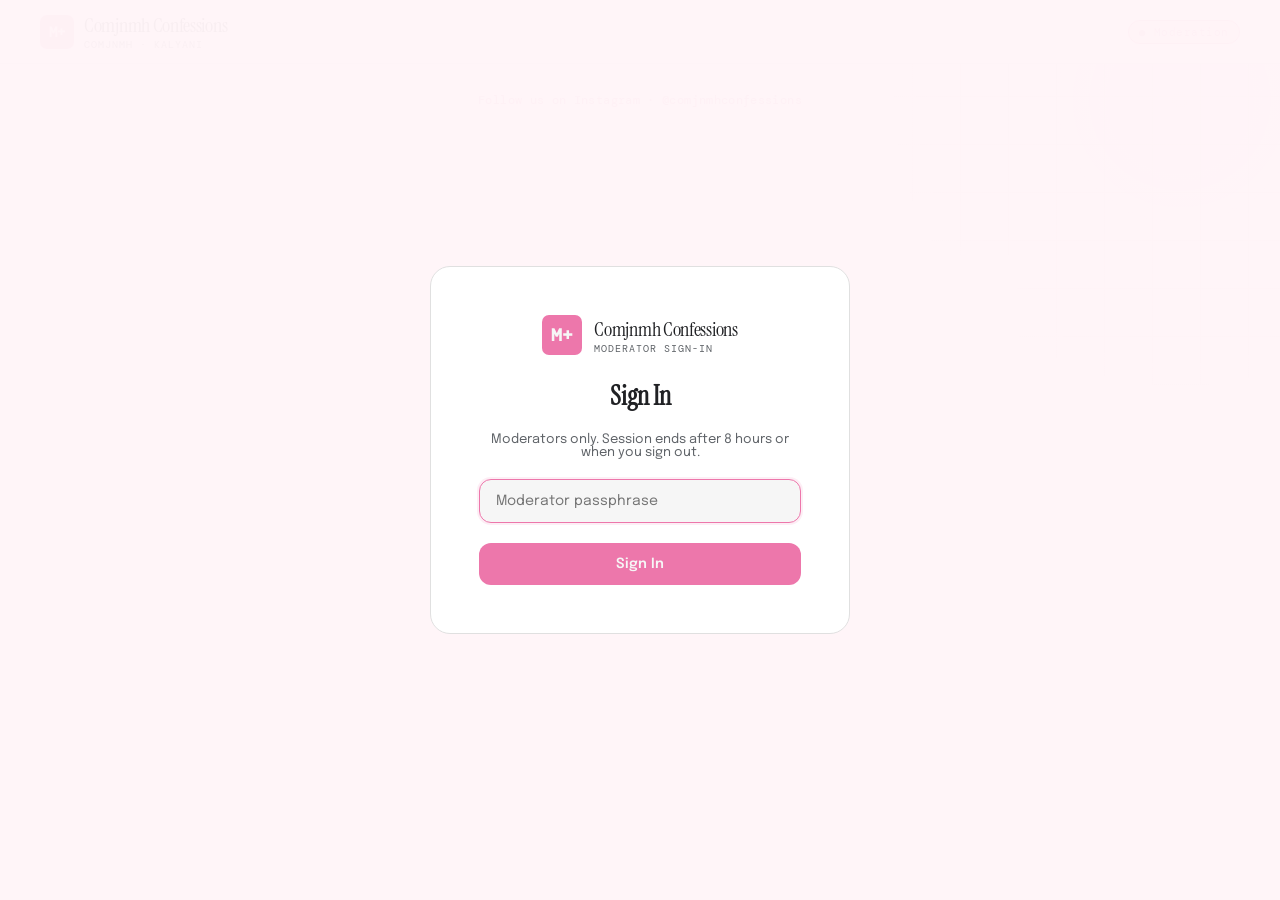
<file: moderate.html>
<!DOCTYPE html>
<html lang="en">
<head>
<meta charset="UTF-8">
<meta name="viewport" content="width=device-width, initial-scale=1.0">
<title>Moderate — Comjnmh Confessions</title>
<meta name="robots" content="noindex, nofollow">
<link href="https://fonts.googleapis.com/css2?family=Instrument+Serif:ital@0;1&family=DM+Mono:wght@400;500&family=Epilogue:wght@300;400;500;700;900&display=swap" rel="stylesheet">
<link rel="stylesheet" href="styles.css">
</head>
<body>

<header class="site-header">
  <a href="./" class="logo">
    <div class="logo-mark">M+</div>
    <div>
      <div class="logo-text">Comjnmh Confessions</div>
      <div class="logo-sub">COMJNMH · Kalyani</div>
    </div>
  </a>
  <span class="badge live">Moderation</span>
</header>

<!-- Sign in -->
<div class="login-screen" id="login-screen">
  <form class="login-card" id="login-form">
    <div class="login-logo">
      <div class="logo-mark">M+</div>
      <div>
        <div class="logo-text">Comjnmh Confessions</div>
        <div class="logo-sub">Moderator sign-in</div>
      </div>
    </div>
    <h1>Sign In</h1>
    <p>Moderators only. Session ends after 8 hours or when you sign out.</p>
    <input type="password" id="passphrase" class="login-input" placeholder="Moderator passphrase"
           autocomplete="current-password" required>
    <button class="login-btn" id="login-btn" type="submit">Sign In</button>
    <div class="login-error" id="login-error" role="alert"></div>
  </form>
</div>

<!-- Moderation -->
<div class="admin-screen" id="mod-screen" style="display:none;padding:24px 16px;">
  <div class="admin-shell">
    <div class="admin-header">
      <h1>Confessions</h1>
      <span class="session-badge" id="count">—</span>
      <div class="header-btns">
        <button class="btn-export" id="reload" type="button">Reload</button>
        <button class="btn-logout" id="logout" type="button">Sign out</button>
      </div>
    </div>

    <div class="idea-list" id="list"></div>
    <div class="empty-state" id="empty" style="display:none;">
      <h3>No confessions</h3>
      <p>Nothing to moderate right now.</p>
    </div>

    <div class="admin-header" style="margin-top:32px;">
      <h1>Comments</h1>
      <span class="session-badge" id="comment-count">—</span>
    </div>
    <div class="idea-list" id="comment-list"></div>
    <div class="empty-state" id="comment-empty" style="display:none;">
      <h3>No comments</h3>
      <p>Nothing to moderate right now.</p>
    </div>
  </div>
</div>

<div class="toast" id="toast"><span class="toast-icon">✓</span><span class="toast-text"></span></div>

<script>
var ENDPOINT = 'https://btkkofaeksuyupajsigj.supabase.co/functions/v1/moderate-confession';
var STORE_KEY = 'moderator_session';

function $(id) { return document.getElementById(id); }

// sessionStorage can throw (privacy modes, blocked storage): always wrap.
function readSession() {
  try {
    var s = JSON.parse(sessionStorage.getItem(STORE_KEY) || 'null');
    if (s && s.token && s.expires_at > Date.now()) return s;
  } catch (e) {}
  clearSession();
  return null;
}
function saveSession(s) {
  try { sessionStorage.setItem(STORE_KEY, JSON.stringify(s)); } catch (e) {}
}
function clearSession() {
  try { sessionStorage.removeItem(STORE_KEY); } catch (e) {}
}

function toast(msg) {
  var t = $('toast');
  t.querySelector('.toast-text').textContent = msg;
  t.classList.add('show');
  setTimeout(function () { t.classList.remove('show'); }, 2200);
}

function call(body) {
  var s = readSession();
  var payload = Object.assign({ token: s ? s.token : undefined }, body);
  return fetch(ENDPOINT, {
    method: 'POST',
    headers: { 'Content-Type': 'application/json' },
    body: JSON.stringify(payload)
  }).then(function (r) {
    return r.json().catch(function () { return {}; }).then(function (data) {
      if (!r.ok) {
        var err = new Error(data.error || 'request_failed');
        throw err;
      }
      return data;
    });
  });
}

function errorText(code) {
  if (code === 'unauthorized') return 'Wrong passphrase.';
  if (code === 'session_expired') return 'Session ended. Sign in again.';
  if (code === 'not_configured') return 'Moderation is not switched on yet.';
  return 'Could not reach the server. Try again.';
}

function showSignIn(msg) {
  clearSession();
  $('mod-screen').style.display = 'none';
  $('login-screen').style.display = 'flex';
  $('login-error').textContent = msg || '';
  $('login-error').style.display = msg ? 'block' : 'none';
  $('passphrase').value = '';
  $('passphrase').focus();
}

function showModeration() {
  $('login-screen').style.display = 'none';
  $('mod-screen').style.display = 'block';
  load();
}

function render(rows) {
  var list = $('list');
  list.innerHTML = '';
  $('count').textContent = rows.length + ' on record';
  $('empty').style.display = rows.length ? 'none' : 'block';
  rows.forEach(function (c) {
    var row = document.createElement('div');
    row.className = 'idea-row';
    row.id = 'row-' + c.id;

    var meta = document.createElement('div');
    meta.className = 'idea-meta-row';
    meta.textContent = new Date(c.created_at).toLocaleString();

    var text = document.createElement('div');
    text.className = 'idea-excerpt';
    text.textContent = c.body;

    var btn = document.createElement('button');
    btn.type = 'button';
    btn.className = 'btn-action danger';
    btn.textContent = 'Delete';
    btn.onclick = function () { remove(c.id); };

    row.appendChild(meta);
    row.appendChild(text);
    row.appendChild(btn);
    list.appendChild(row);
  });
}

// Any session error sends the moderator back to sign-in.
function handleError(e) {
  if (e.message === 'session_expired') return showSignIn(errorText(e.message));
  toast(errorText(e.message));
}

function renderComments(rows) {
  var list = $('comment-list');
  list.innerHTML = '';
  $('comment-count').textContent = rows.length + ' on record';
  $('comment-empty').style.display = rows.length ? 'none' : 'block';
  rows.forEach(function (c) {
    var row = document.createElement('div');
    row.className = 'idea-row';
    row.id = 'comment-row-' + c.id;

    var meta = document.createElement('div');
    meta.className = 'idea-meta-row';
    var status = c.hidden ? ' · hidden' : '';
    meta.textContent = new Date(c.created_at).toLocaleString() + ' · reports: ' + c.report_count + status;

    var text = document.createElement('div');
    text.className = 'idea-excerpt';
    text.textContent = c.body;

    var btn = document.createElement('button');
    btn.type = 'button';
    btn.className = 'btn-action danger';
    btn.textContent = 'Delete';
    btn.onclick = function () { removeComment(c.id); };

    row.appendChild(meta);
    row.appendChild(text);
    row.appendChild(btn);
    list.appendChild(row);
  });
}

function load() {
  return call({ action: 'list' }).then(function (d) {
    render(d.confessions || []);
  }).then(function () {
    return call({ action: 'comments' });
  }).then(function (d) {
    renderComments(d.comments || []);
  }).catch(handleError);
}

function removeComment(id) {
  if (!confirm('Delete this comment permanently?')) return;
  call({ action: 'delete_comment', id: id }).then(function () {
    var row = $('comment-row-' + id);
    if (row) row.remove();
    var left = document.querySelectorAll('#comment-list .idea-row').length;
    $('comment-count').textContent = left + ' on record';
    $('comment-empty').style.display = left ? 'none' : 'block';
    toast('Deleted');
  }).catch(handleError);
}

function remove(id) {
  if (!confirm('Delete this confession permanently?')) return;
  call({ action: 'delete', id: id }).then(function () {
    var row = $('row-' + id);
    if (row) row.remove();
    var left = document.querySelectorAll('#list .idea-row').length;
    $('count').textContent = left + ' on record';
    $('empty').style.display = left ? 'none' : 'block';
    toast('Deleted');
  }).catch(handleError);
}

$('login-form').addEventListener('submit', function (e) {
  e.preventDefault();
  var pw = $('passphrase').value;
  if (!pw) return;
  var btn = $('login-btn');
  btn.disabled = true;
  btn.textContent = 'Checking…';
  fetch(ENDPOINT, {
    method: 'POST',
    headers: { 'Content-Type': 'application/json' },
    body: JSON.stringify({ action: 'login', passphrase: pw })
  }).then(function (r) {
    return r.json().catch(function () { return {}; }).then(function (d) {
      if (!r.ok) throw new Error(d.error || 'request_failed');
      return d;
    });
  }).then(function (d) {
    saveSession({ token: d.token, expires_at: d.expires_at });
    $('passphrase').value = '';
    showModeration();
  }).catch(function (err) {
    $('login-error').textContent = errorText(err.message);
    $('login-error').style.display = 'block';
  }).then(function () {
    btn.disabled = false;
    btn.textContent = 'Sign In';
  });
});

$('logout').addEventListener('click', function () {
  showSignIn('Signed out.');
});

$('reload').addEventListener('click', load);

// Session timer: back to sign-in when the 8 hours run out.
setInterval(function () {
  if ($('mod-screen').style.display !== 'none' && !readSession()) showSignIn('Session ended. Sign in again.');
}, 60000);

if (readSession()) showModeration(); else showSignIn('');
</script>
<footer class="site-footer"><a href="https://www.instagram.com/comjnmhconfessions/" target="_blank" rel="noopener">Follow us on Instagram · @comjnmhconfessions</a></footer>
</body>
</html>
</file>
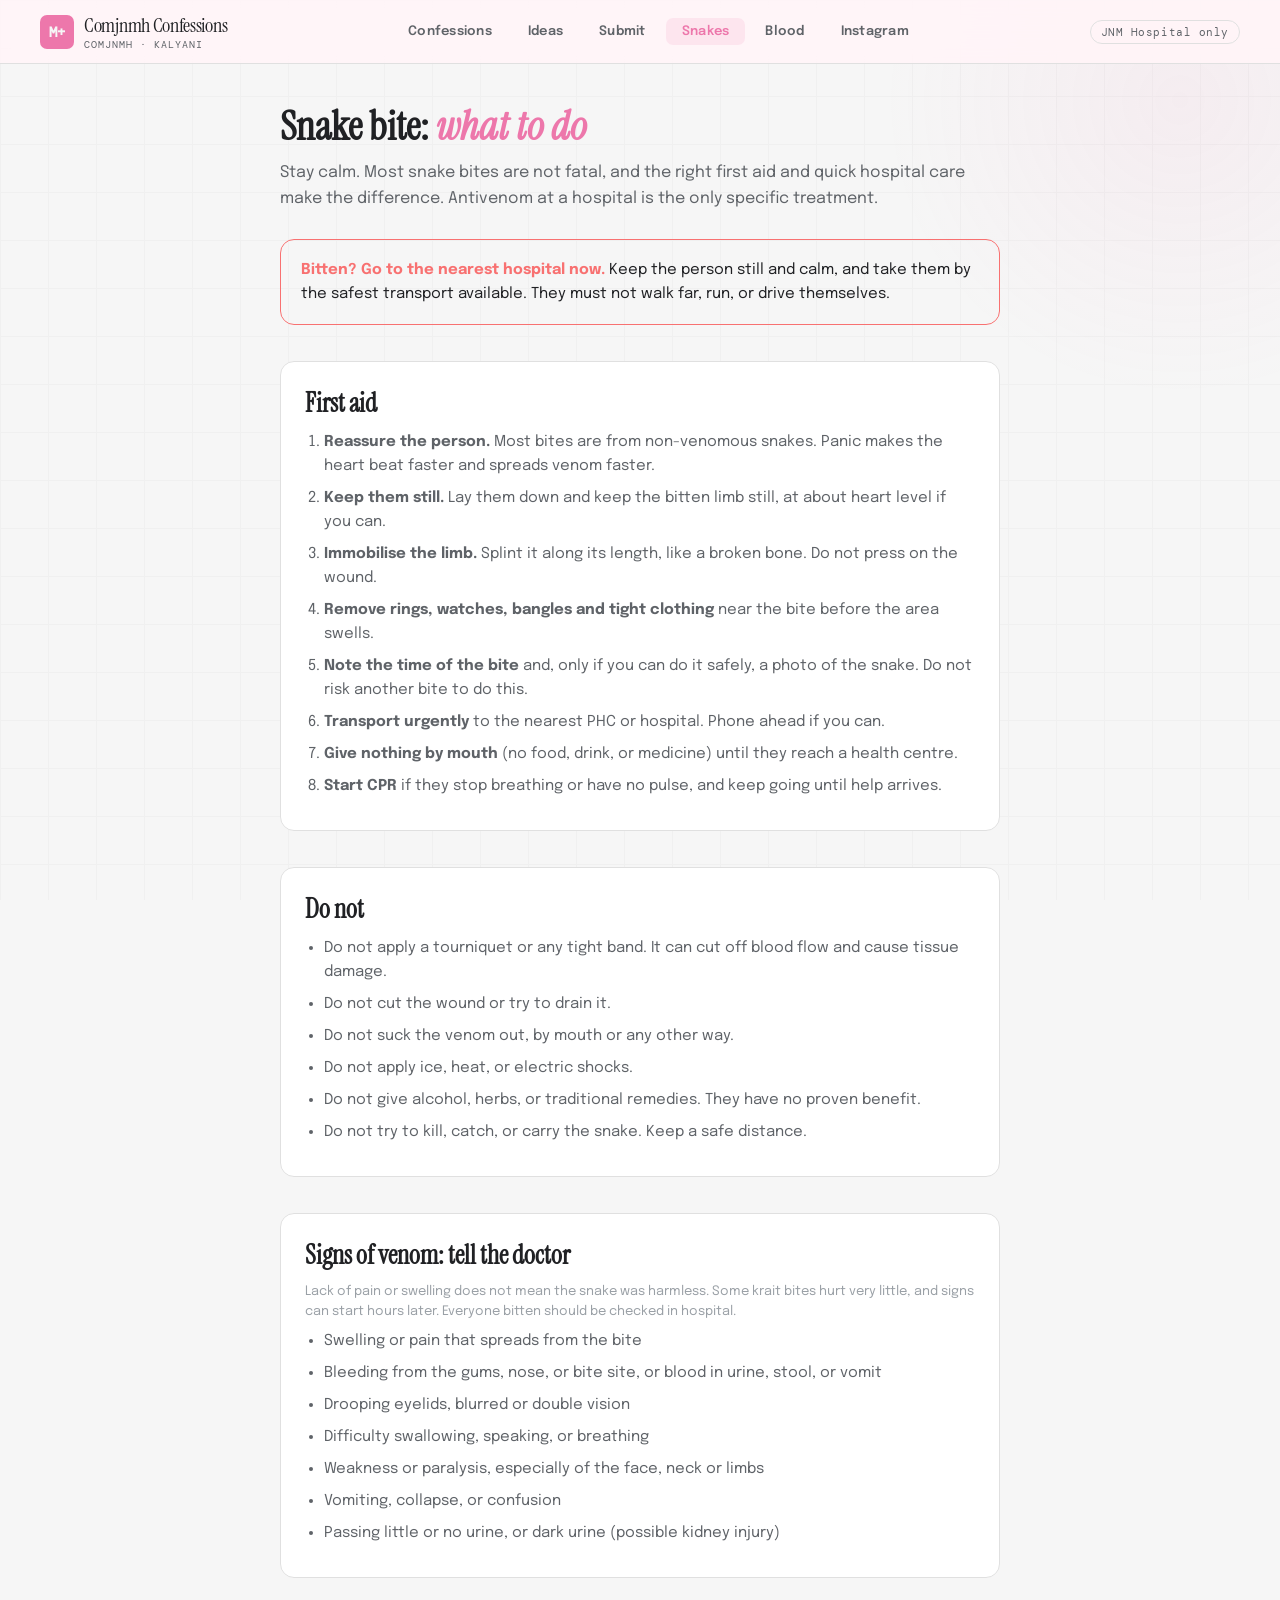
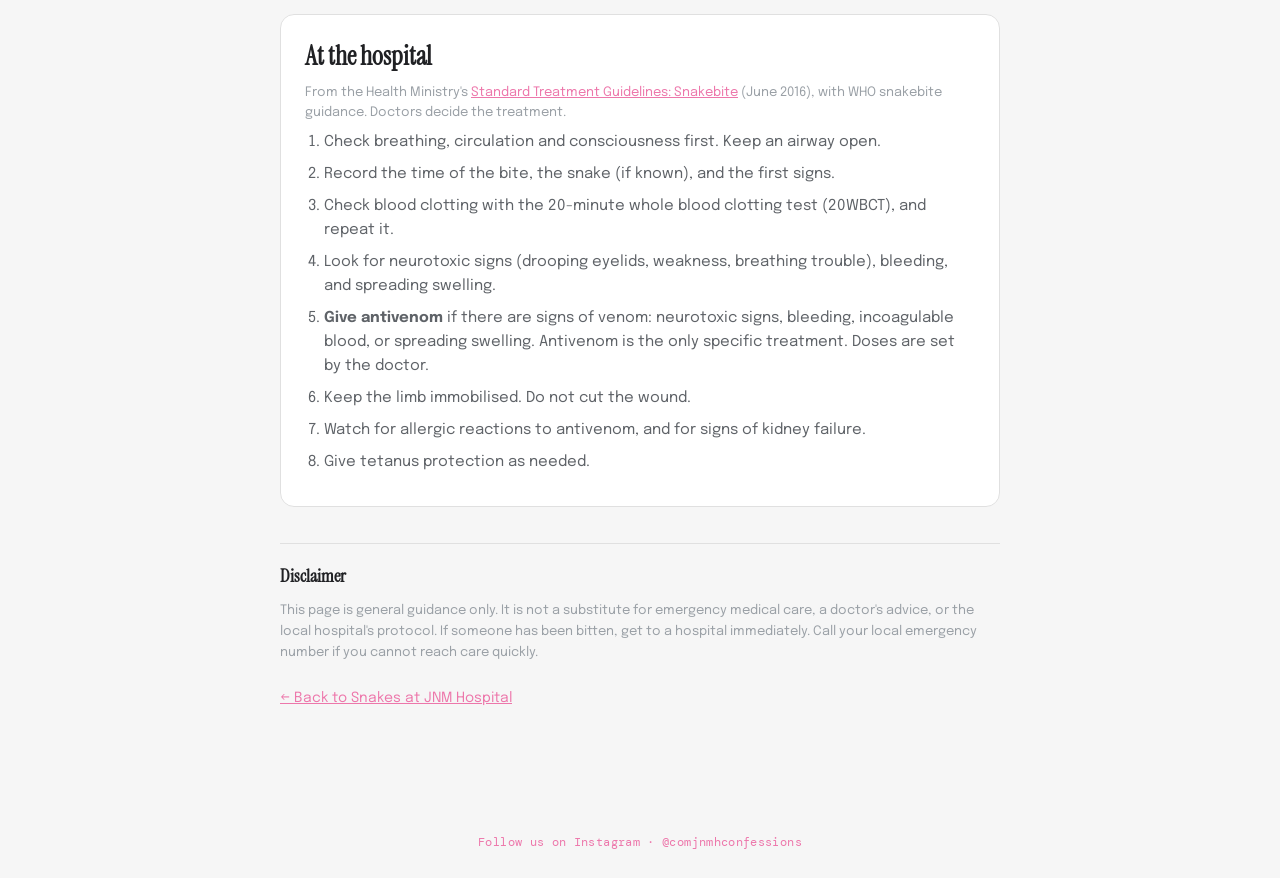
<file: snake-bite.html>
<!DOCTYPE html>
<html lang="en">
<head>
<meta charset="UTF-8">
<meta name="viewport" content="width=device-width, initial-scale=1.0">
<title>Snake bite: what to do — Comjnmh Confessions</title>
<meta name="description" content="Snake bite first aid, what not to do, and hospital care, from India's Standard Treatment Guidelines (2016) and WHO. General guidance only; go to a hospital at once.">
<link href="https://fonts.googleapis.com/css2?family=Instrument+Serif:ital@0;1&family=DM+Mono:wght@400;500&family=Epilogue:wght@300;400;500;700;900&display=swap" rel="stylesheet">
<link rel="stylesheet" href="styles.css">
<style>
  .sb-wrap { position: relative; z-index: 1; max-width: 760px; margin: 0 auto; padding: 40px 20px 100px; }
  .sb-wrap h1 { font-family: 'Instrument Serif', serif; font-size: 40px; color: var(--text); line-height: 1.1; }
  .sb-wrap h1 em { color: var(--accent); }
  .sb-wrap h2 { font-family: 'Instrument Serif', serif; font-size: 26px; color: var(--text); margin: 0 0 10px; }
  .sb-lede { margin-top: 12px; color: var(--text-muted); line-height: 1.6; }
  .sb-small { font-size: 13px; color: var(--text-dim); line-height: 1.5; }
  .sb-section { margin-top: 36px; background: var(--surface); border: 1px solid var(--border); border-radius: 14px; padding: 24px; }
  .sb-section ol, .sb-section ul { margin: 0 0 0 1.2rem; color: var(--text-muted); line-height: 1.6; font-size: 15px; }
  .sb-section li { margin: 8px 0; }
  .sb-section a { color: var(--accent); }
  .sb-alert { margin-top: 28px; border: 1px solid var(--red); border-radius: 14px; padding: 18px 20px; color: var(--text); line-height: 1.6; font-size: 15px; }
  .sb-alert strong { color: var(--red); }
  .sb-no { border-color: var(--border); }
  .sb-no h2 { color: var(--text); }
  .sb-disclaimer { margin-top: 36px; font-size: 13px; color: var(--text-dim); line-height: 1.6; border-top: 1px solid var(--border); padding-top: 18px; }
  .sb-back { display: inline-block; margin-top: 28px; color: var(--accent); font-size: 14px; }
  @media (max-width: 600px) { .sb-wrap h1 { font-size: 32px; } }
</style>
</head>
<body>

<header class="site-header">
  <a href="./" class="logo">
    <div class="logo-mark">M+</div>
    <div>
      <div class="logo-text">Comjnmh Confessions</div>
      <div class="logo-sub">COMJNMH · Kalyani</div>
    </div>
  </a>
  <nav class="desktop-nav">
    <a href="./" class="nav-link">Confessions</a>
    <a href="ideas" class="nav-link">Ideas</a>
    <a href="submit" class="nav-link">Submit</a>
    <a href="snakes" class="nav-link active">Snakes</a>
    <a href="donors" class="nav-link">Blood</a>
      <a href="https://www.instagram.com/comjnmhconfessions/" class="nav-link" target="_blank" rel="noopener">Instagram</a>
  </nav>
  <span class="badge">JNM Hospital only</span>
</header>

<main class="sb-wrap">
  <h1>Snake bite: <em>what to do</em></h1>
  <p class="sb-lede">Stay calm. Most snake bites are not fatal, and the right first aid and quick hospital care make the difference. Antivenom at a hospital is the only specific treatment.</p>

  <div class="sb-alert" role="alert">
    <strong>Bitten? Go to the nearest hospital now.</strong> Keep the person still and calm, and take them by the safest transport available. They must not walk far, run, or drive themselves.
  </div>

  <section class="sb-section" aria-labelledby="sb-first-h">
    <h2 id="sb-first-h">First aid</h2>
    <ol>
      <li><strong>Reassure the person.</strong> Most bites are from non-venomous snakes. Panic makes the heart beat faster and spreads venom faster.</li>
      <li><strong>Keep them still.</strong> Lay them down and keep the bitten limb still, at about heart level if you can.</li>
      <li><strong>Immobilise the limb.</strong> Splint it along its length, like a broken bone. Do not press on the wound.</li>
      <li><strong>Remove rings, watches, bangles and tight clothing</strong> near the bite before the area swells.</li>
      <li><strong>Note the time of the bite</strong> and, only if you can do it safely, a photo of the snake. Do not risk another bite to do this.</li>
      <li><strong>Transport urgently</strong> to the nearest PHC or hospital. Phone ahead if you can.</li>
      <li><strong>Give nothing by mouth</strong> (no food, drink, or medicine) until they reach a health centre.</li>
      <li><strong>Start CPR</strong> if they stop breathing or have no pulse, and keep going until help arrives.</li>
    </ol>
  </section>

  <section class="sb-section sb-no" aria-labelledby="sb-no-h">
    <h2 id="sb-no-h">Do not</h2>
    <ul>
      <li>Do not apply a tourniquet or any tight band. It can cut off blood flow and cause tissue damage.</li>
      <li>Do not cut the wound or try to drain it.</li>
      <li>Do not suck the venom out, by mouth or any other way.</li>
      <li>Do not apply ice, heat, or electric shocks.</li>
      <li>Do not give alcohol, herbs, or traditional remedies. They have no proven benefit.</li>
      <li>Do not try to kill, catch, or carry the snake. Keep a safe distance.</li>
    </ul>
  </section>

  <section class="sb-section" aria-labelledby="sb-signs-h">
    <h2 id="sb-signs-h">Signs of venom: tell the doctor</h2>
    <p class="sb-small">Lack of pain or swelling does not mean the snake was harmless. Some krait bites hurt very little, and signs can start hours later. Everyone bitten should be checked in hospital.</p>
    <ul>
      <li>Swelling or pain that spreads from the bite</li>
      <li>Bleeding from the gums, nose, or bite site, or blood in urine, stool, or vomit</li>
      <li>Drooping eyelids, blurred or double vision</li>
      <li>Difficulty swallowing, speaking, or breathing</li>
      <li>Weakness or paralysis, especially of the face, neck or limbs</li>
      <li>Vomiting, collapse, or confusion</li>
      <li>Passing little or no urine, or dark urine (possible kidney injury)</li>
    </ul>
  </section>

  <section class="sb-section" aria-labelledby="sb-hosp-h">
    <h2 id="sb-hosp-h">At the hospital</h2>
    <p class="sb-small">From the Health Ministry's <a href="https://clinicalestablishments.mohfw.gov.in/sites/default/files/standard-treatment-guidelines/3941.pdf" target="_blank" rel="noopener">Standard Treatment Guidelines: Snakebite</a> (June 2016), with WHO snakebite guidance. Doctors decide the treatment.</p>
    <ol>
      <li>Check breathing, circulation and consciousness first. Keep an airway open.</li>
      <li>Record the time of the bite, the snake (if known), and the first signs.</li>
      <li>Check blood clotting with the 20-minute whole blood clotting test (20WBCT), and repeat it.</li>
      <li>Look for neurotoxic signs (drooping eyelids, weakness, breathing trouble), bleeding, and spreading swelling.</li>
      <li><strong>Give antivenom</strong> if there are signs of venom: neurotoxic signs, bleeding, incoagulable blood, or spreading swelling. Antivenom is the only specific treatment. Doses are set by the doctor.</li>
      <li>Keep the limb immobilised. Do not cut the wound.</li>
      <li>Watch for allergic reactions to antivenom, and for signs of kidney failure.</li>
      <li>Give tetanus protection as needed.</li>
    </ol>
  </section>

  <section class="sb-disclaimer" aria-labelledby="sb-disc-h">
    <h2 id="sb-disc-h" style="font-size:18px">Disclaimer</h2>
    <p>This page is general guidance only. It is not a substitute for emergency medical care, a doctor's advice, or the local hospital's protocol. If someone has been bitten, get to a hospital immediately. Call your local emergency number if you cannot reach care quickly.</p>
  </section>

  <a href="snakes" class="sb-back">← Back to Snakes at JNM Hospital</a>
</main>

<nav class="mobile-nav">
  <a href="./" class="mob-tab"><span class="mob-icon">⌂</span><span>Confessions</span></a>
  <a href="ideas" class="mob-tab"><span class="mob-icon">≡</span><span>Ideas</span></a>
  <a href="submit" class="mob-tab"><span class="mob-icon">✎</span><span>Submit</span></a>
  <a href="snakes" class="mob-tab active"><span class="mob-icon">🐍</span><span>Snakes</span></a>
  <a href="donors" class="mob-tab"><span class="mob-icon">🩸</span><span>Blood</span></a>
</nav>

<footer class="site-footer"><a href="https://www.instagram.com/comjnmhconfessions/" target="_blank" rel="noopener">Follow us on Instagram · @comjnmhconfessions</a></footer>
</body>
</html>
</file>
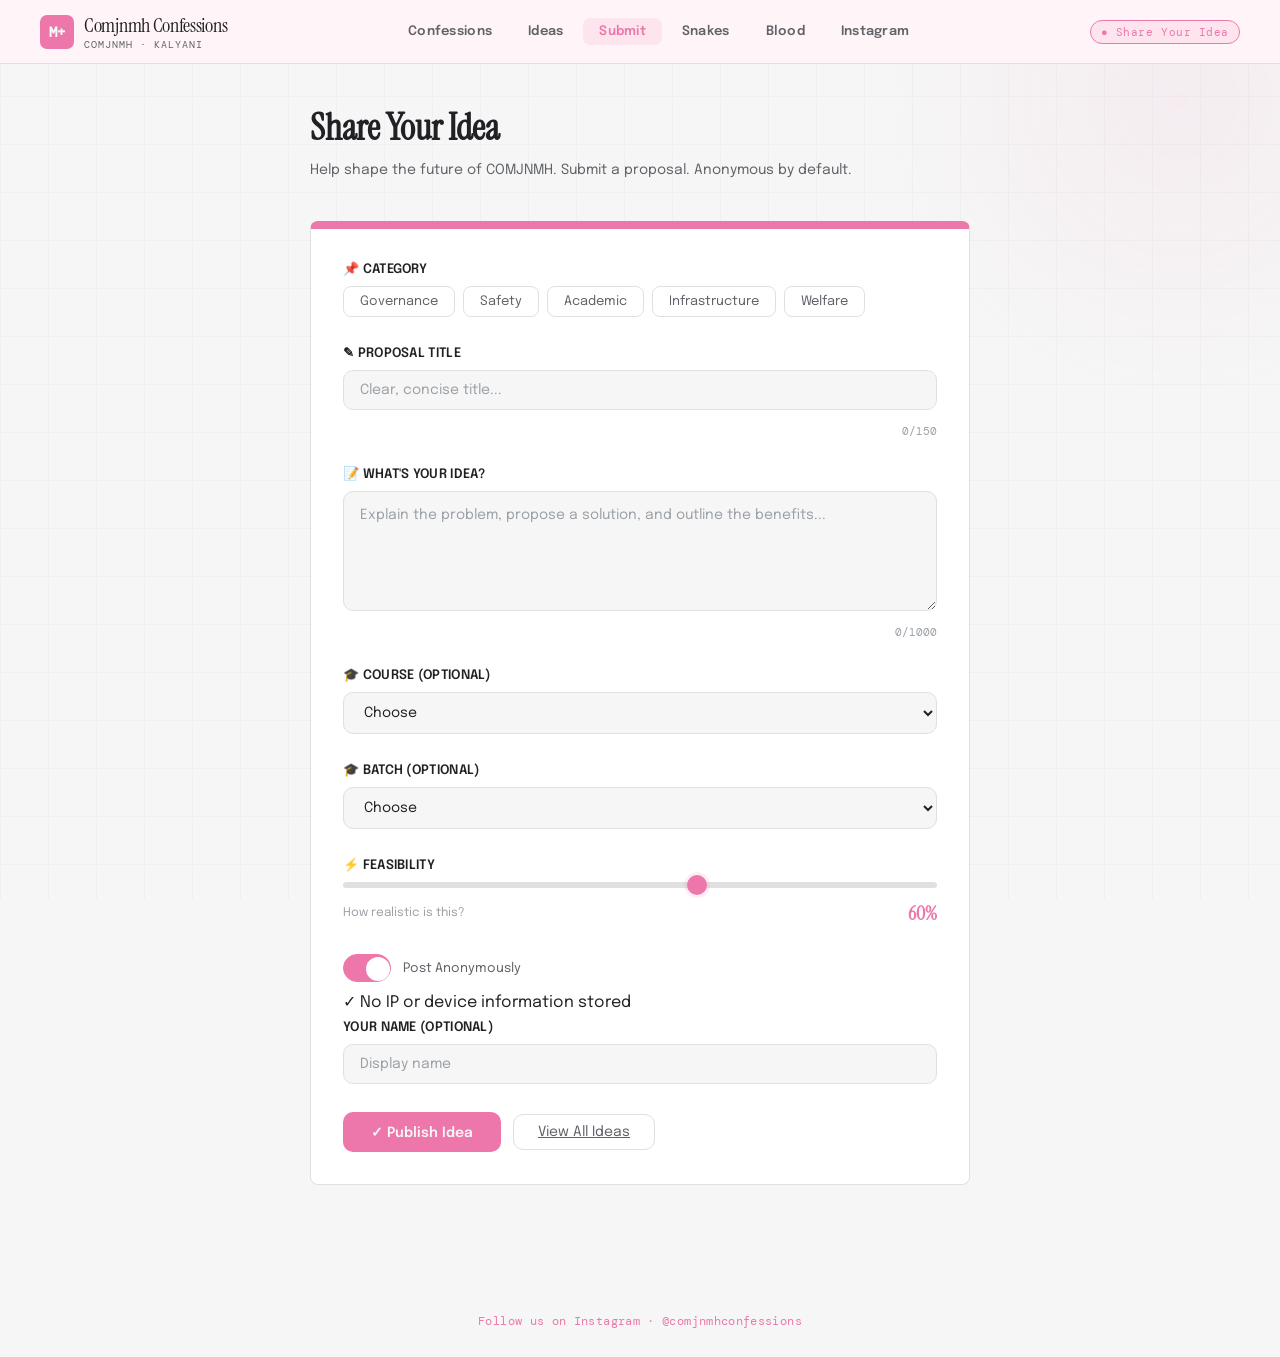
<file: submit.html>
<!DOCTYPE html>
<html lang="en">
<head>
<meta charset="UTF-8">
<meta name="viewport" content="width=device-width, initial-scale=1.0">
<title>Submit Idea — Comjnmh Confessions</title>
<meta name="description" content="Submit your idea for campus reform. No login required. Fully anonymous.">

<meta property="og:type" content="website">
<meta property="og:url" content="https://medreform.comjnmh.edu/submit">
<meta property="og:title" content="Submit Idea — Comjnmh Confessions">
<meta property="og:description" content="Share your ideas for campus reform anonymously.">
<meta property="og:image" content="/og-image.png">

<meta name="twitter:card" content="summary_large_image">
<meta name="twitter:title" content="Submit Idea — Comjnmh Confessions">
<meta name="twitter:description" content="Share your reform ideas.">
<meta name="twitter:image" content="/og-image.png">

<link href="https://fonts.googleapis.com/css2?family=Instrument+Serif:ital@0;1&family=DM+Mono:wght@400;500&family=Epilogue:wght@300;400;500;700;900&display=swap" rel="stylesheet">
<link rel="stylesheet" href="styles.css">

<script async src="https://www.googletagmanager.com/gtag/js?id=G-XXXXXXXXXX"></script>
<script>
  window.dataLayer = window.dataLayer || [];
  function gtag(){dataLayer.push(arguments);}
  gtag('js', new Date());
  gtag('config', 'G-XXXXXXXXXX', { 'anonymize_ip': true, 'cookie_domain': 'auto' });
  function trackEvent(category, action, label) {
    gtag('event', action, { 'event_category': category, 'event_label': label });
  }
</script>


</head>
<body>

<header class="site-header">
  <a href="./" class="logo">
    <div class="logo-mark">M+</div>
    <div>
      <div class="logo-text">Comjnmh Confessions</div>
      <div class="logo-sub">COMJNMH · Kalyani</div>
    </div>
  </a>
  <nav class="desktop-nav">
    <a href="./" class="nav-link">Confessions</a>
    <a href="ideas" class="nav-link">Ideas</a>
    <a href="submit" class="nav-link active">Submit</a>
    <a href="snakes" class="nav-link">Snakes</a>
    <a href="donors" class="nav-link">Blood</a>
      <a href="https://www.instagram.com/comjnmhconfessions/" class="nav-link" target="_blank" rel="noopener">Instagram</a>
  </nav>
  <span class="badge live">Share Your Idea</span>
</header>

<div class="submit-wrap">
  <div class="submit-header">
    <h1>Share Your Idea</h1>
    <p>Help shape the future of COMJNMH. Submit a proposal. Anonymous by default.</p>
  </div>

  <form class="form-card" onsubmit="submitIdea(event)">
    <!-- CATEGORY -->
    <div class="form-group">
      <label class="form-label">📌 Category</label>
      <div class="cat-chips" id="cat-chips">
        <button type="button" class="cat-chip" data-cat="governance" onclick="selectCategory(this, 'governance')">Governance</button>
        <button type="button" class="cat-chip" data-cat="safety" onclick="selectCategory(this, 'safety')">Safety</button>
        <button type="button" class="cat-chip" data-cat="academic" onclick="selectCategory(this, 'academic')">Academic</button>
        <button type="button" class="cat-chip" data-cat="infrastructure" onclick="selectCategory(this, 'infrastructure')">Infrastructure</button>
        <button type="button" class="cat-chip" data-cat="welfare" onclick="selectCategory(this, 'welfare')">Welfare</button>
      </div>
    </div>

    <!-- TITLE -->
    <div class="form-group">
      <label class="form-label">✎ Proposal Title</label>
      <input type="text" class="form-input" id="title-input" placeholder="Clear, concise title..." maxlength="150" onkeyup="updatePreview()">
      <div class="char-count"><span id="title-count">0</span>/150</div>
    </div>

    <!-- DESCRIPTION -->
    <div class="form-group">
      <label class="form-label">📝 What's your idea?</label>
      <textarea class="form-textarea" id="text-input" placeholder="Explain the problem, propose a solution, and outline the benefits..." maxlength="1000" onkeyup="updatePreview()"></textarea>
      <div class="char-count"><span id="text-count">0</span>/1000</div>
    </div>

    <!-- COURSE AND BATCH (optional) -->
    <div class="form-group">
      <label class="form-label">🎓 Course (optional)</label>
      <select class="form-select" id="course-select" onchange="updatePreview()"><option value="">Choose</option><option value="MBBS">MBBS</option><option value="DNB">DNB</option><option value="MD">MD</option><option value="MS">MS</option><option value="Bsc CCT">Bsc CCT</option><option value="Bsc PA">Bsc PA</option><option value="BHA">BHA</option><option value="MHA">MHA</option><option value="Diploma CCT">Diploma CCT</option><option value="DMLT">DMLT</option><option value="Diploma ECG">Diploma ECG</option><option value="BSc OTT">BSc OTT</option><option value="BMLT">BMLT</option><option value="Bsc PT">Bsc PT</option><option value="Bsc Nursing">Bsc Nursing</option><option value="Other">Other</option></select>
      <input class="form-input" id="course-other" maxlength="40" placeholder="Type your course" hidden oninput="updatePreview()">
    </div>
    <div class="form-group">
      <label class="form-label">🎓 Batch (optional)</label>
      <select class="form-select" id="batch-select" onchange="updatePreview()"><option value="">Choose</option><option value="1st Year">1st Year</option><option value="2nd Year">2nd Year</option><option value="3rd Year">3rd Year</option><option value="4th Year">4th Year</option><option value="Intern">Intern</option><option value="House-staff/Junior Resident">House-staff/Junior Resident</option><option value="Alumni">Alumni</option><option value="PGY1">PGY1</option><option value="PGY2">PGY2</option><option value="PGY3">PGY3</option><option value="Senior Resident">Senior Resident</option><option value="Other">Other</option></select>
      <input class="form-input" id="batch-other" maxlength="40" placeholder="Type your batch" hidden oninput="updatePreview()">
    </div>

    <!-- FEASIBILITY -->
    <div class="form-group">
      <label class="form-label">⚡ Feasibility</label>
      <div class="range-group">
        <input type="range" class="range-input" id="feasibility-input" min="0" max="100" value="60" step="5" onchange="updatePreview()">
        <div class="range-display">
          <span class="range-label">How realistic is this?</span>
          <span class="range-val-lg" id="feasibility-val">60%</span>
        </div>
      </div>
    </div>

    <!-- ANONYMOUS TOGGLE -->
    <div class="form-group">
      <label class="anon-toggle" onclick="toggleAnon()">
        <div class="toggle-switch on" id="anon-toggle">
          <div class="toggle-thumb"></div>
        </div>
        <span class="toggle-label">Post Anonymously</span>
      </label>
      <p class="anon-note">✓ No IP or device information stored</p>
      <div class="form-group name-input" id="name-input-group">
        <label class="form-label">Your Name (Optional)</label>
        <input type="text" class="form-input" id="name-input" placeholder="Display name" maxlength="100" onkeyup="updatePreview()">
      </div>
    </div>

    <!-- PREVIEW -->
    <div class="preview-section" id="preview-section">
      <div class="preview-title">📋 Preview</div>
      <div class="preview-card">
        <div class="preview-card-title" id="preview-title">Your proposal title</div>
        <div class="preview-card-meta">
          <span id="preview-author">Anonymous</span>
          <span>·</span>
          <span id="preview-role">MBBS Student</span>
          <span>·</span>
          <span id="preview-category">Governance</span>
        </div>
        <div class="preview-card-text" id="preview-text">Your proposal description will appear here...</div>
      </div>
    </div>

    <!-- DUPLICATE WARNING -->
    <div class="duplicate-warning" id="duplicate-warning">
      <strong>⚠️ Similar ideas found</strong>
      <p style="margin-top: 6px; font-size: 12px;">Other community members have submitted related ideas. Please review them before posting to avoid redundancy.</p>
    </div>

    <!-- ERROR MESSAGE -->
    <div class="form-error" id="form-error"></div>

    <!-- SUBMIT -->
    <div class="submit-row">
      <button type="submit" class="btn-primary">✓ Publish Idea</button>
      <a href="ideas" class="btn-secondary">View All Ideas</a>
    </div>
  </form>
</div>

<!-- Mobile bottom nav -->
<nav class="mobile-nav">
  <a href="./" class="mob-tab"><span class="mob-icon">⌂</span><span>Confessions</span></a>
  <a href="ideas" class="mob-tab"><span class="mob-icon">≡</span><span>Ideas</span></a>
  <a href="submit" class="mob-tab active"><span class="mob-icon">✎</span><span>Submit</span></a>
  <a href="snakes" class="mob-tab"><span class="mob-icon">🐍</span><span>Snakes</span></a>
  <a href="donors" class="mob-tab"><span class="mob-icon">🩸</span><span>Blood</span></a>
</nav>

<!-- Toast -->
<div class="toast" id="toast">
  <span class="toast-icon">✓</span>
  <span class="toast-text"></span>
</div>

<script src="data.js"></script>
<script>
var selectedCategory = null;
var isAnon = true;

function selectCategory(el, cat) {
  document.querySelectorAll('.cat-chip').forEach(c => c.classList.remove('active'));
  el.classList.add('active');
  selectedCategory = cat;
  updatePreview();
}

function toggleAnon() {
  isAnon = !isAnon;
  document.getElementById('anon-toggle').classList.toggle('on');
  document.getElementById('name-input-group').classList.toggle('show');
  updatePreview();
}

function updateFeasibilityDisplay() {
  var val = document.getElementById('feasibility-input').value;
  document.getElementById('feasibility-val').textContent = val + '%';
}

document.getElementById('feasibility-input').addEventListener('input', updateFeasibilityDisplay);

// Course and batch are optional. Both are combined into one role label.
// "Other" shows a text box and uses the typed text instead.
function getRoleValue() {
  var parts = [];
  ['course', 'batch'].forEach(function (k) {
    var sel = document.getElementById(k + '-select').value;
    var other = document.getElementById(k + '-other');
    other.hidden = sel !== 'Other';
    if (sel === 'Other') { var t = other.value.trim(); if (t) parts.push(t); }
    else if (sel) parts.push(sel);
  });
  return parts.length ? parts.join(' · ') : 'Not specified';
}

function updatePreview() {
  var title = document.getElementById('title-input').value;
  var text = document.getElementById('text-input').value;
  var role = getRoleValue();
  var name = document.getElementById('name-input').value || '';
  var category = selectedCategory || 'governance';
  
  document.getElementById('title-count').textContent = title.length;
  document.getElementById('text-count').textContent = text.length;
  
  document.getElementById('preview-title').textContent = title || 'Your proposal title';
  document.getElementById('preview-text').textContent = text || 'Your proposal description will appear here...';
  document.getElementById('preview-author').textContent = isAnon ? 'Anonymous' : (name || 'Anonymous');
  document.getElementById('preview-role').textContent = role.split('(')[0].trim();
  document.getElementById('preview-category').textContent = category.charAt(0).toUpperCase() + category.slice(1);
  
  if (title || text) {
    document.getElementById('preview-section').classList.add('show');
  } else {
    document.getElementById('preview-section').classList.remove('show');
  }
  
  checkDuplicates(title, text);
}

function checkDuplicates(title, text) {
  if (title.length < 10 || text.length < 20) {
    document.getElementById('duplicate-warning').classList.remove('show');
    return;
  }
  
  var ideas = getIdeas();
  var similar = findSimilarIdeas(ideas, title, text, -1);
  
  if (similar.length > 0) {
    document.getElementById('duplicate-warning').classList.add('show');
  } else {
    document.getElementById('duplicate-warning').classList.remove('show');
  }
}

function submitIdea(e) {
  e.preventDefault();
  
  var title = document.getElementById('title-input').value.trim();
  var text = document.getElementById('text-input').value.trim();
  var role = getRoleValue();
  var name = document.getElementById('name-input').value.trim();
  var feasibility = parseInt(document.getElementById('feasibility-input').value);
  var error = document.getElementById('form-error');
  
  error.classList.remove('show');
  
  if (!selectedCategory) {
    error.textContent = '✗ Please select a category';
    error.classList.add('show');
    return;
  }
  
  if (!title || title.length < 5) {
    error.textContent = '✗ Title must be at least 5 characters';
    error.classList.add('show');
    return;
  }
  
  if (!text || text.length < 20) {
    error.textContent = '✗ Description must be at least 20 characters';
    error.classList.add('show');
    return;
  }
  
  var ideas = getIdeas();
  var similar = findSimilarIdeas(ideas, title, text, -1);
  
  if (similar.length > 0) {
    if (!confirm('Similar ideas already exist. Do you want to continue posting this idea anyway?')) {
      return;
    }
  }
  
  if (!canSubmitIdea()) {
    error.textContent = '✗ You have submitted too many ideas recently. Please wait before submitting again.';
    error.classList.add('show');
    return;
  }

  var newIdea = createIdea({
    category: selectedCategory,
    title: title,
    text: text,
    role: role,
    author: isAnon ? 'Anonymous' : (name || 'Anonymous'),
    anonymous: isAnon,
    feasibility: feasibility
  });

  recordIdeaSubmission();
  trackEvent('submit', 'idea_created', selectedCategory);
  showToast('✓ Idea submitted! Thank you for contributing.', '✓');
  
  setTimeout(() => {
    window.location.href = 'ideas?submitted=1';
  }, 1500);
}

// Initialize preview
updatePreview();
</script>
<footer class="site-footer"><a href="https://www.instagram.com/comjnmhconfessions/" target="_blank" rel="noopener">Follow us on Instagram · @comjnmhconfessions</a></footer>
</body>
</html>
</file>
<file: styles.css>
:root {
  --bg: #f6f6f6;
  --surface: #ffffff;
  --surface2: #fdf0f5;
  --border: #e0e0e0;
  --accent: #ed77ab;
  --accent2: #f58fbd;
  --accent-dim: rgba(237,119,171,0.12);
  --text: #202124;
  --text-muted: #5f6368;
  --text-dim: #9aa0a6;
  --red: #f87171;
  --amber: #fbbf24;
  --blue: #60a5fa;
  --purple: #c084fc;
  --nav-h: 64px;
  --mob-nav-h: 60px;
}

*, *::before, *::after { margin:0; padding:0; box-sizing:border-box; }

html { scroll-behavior: smooth; }

body {
  background: var(--bg);
  color: var(--text);
  font-family: 'Epilogue', sans-serif;
  min-height: 100vh;
  overflow-x: hidden;
}

/* ── Grid + glow ─────────────────────────────────────────────────────────── */
body::before {
  content: '';
  position: fixed; inset: 0;
  background-image:
    linear-gradient(var(--border) 1px, transparent 1px),
    linear-gradient(90deg, var(--border) 1px, transparent 1px);
  background-size: 48px 48px;
  opacity: 0.25;
  pointer-events: none;
  z-index: 0;
}

body::after {
  content: '';
  position: fixed;
  top: -200px; right: -200px;
  width: 600px; height: 600px;
  background: radial-gradient(circle, rgba(237,119,171,0.07) 0%, transparent 70%);
  pointer-events: none;
  z-index: 0;
}

/* ── Desktop header ──────────────────────────────────────────────────────── */
.site-header {
  position: sticky; top: 0; z-index: 50;
  height: var(--nav-h);
  padding: 0 40px;
  background: rgba(255,245,248,0.92);
  backdrop-filter: blur(16px);
  border-bottom: 1px solid var(--border);
  display: flex; align-items: center; justify-content: space-between;
}

.logo {
  display: flex; align-items: center; gap: 10px;
  text-decoration: none;
}
.logo-mark {
  width: 34px; height: 34px;
  background: var(--accent); border-radius: 7px;
  display: flex; align-items: center; justify-content: center;
  font-family: 'DM Mono', monospace;
  font-size: 14px; font-weight: 700; color: var(--bg);
  flex-shrink: 0;
}
.logo-text { font-family: 'Instrument Serif', serif; font-size: 20px; color: var(--text); letter-spacing: -0.3px; }
.logo-sub  { font-family: 'DM Mono', monospace; font-size: 10px; color: var(--text-muted); letter-spacing: 0.1em; text-transform: uppercase; }

.desktop-nav { display: flex; align-items: center; gap: 4px; }
.nav-link {
  padding: 7px 16px;
  border-radius: 7px;
  font-size: 13px; font-weight: 600;
  color: var(--text-muted);
  text-decoration: none;
  transition: all 0.18s;
  letter-spacing: 0.02em;
}
.nav-link:hover { background: var(--surface2); color: var(--text); }
.nav-link.active { background: var(--accent-dim); color: var(--accent); }

.badge {
  font-family: 'DM Mono', monospace;
  font-size: 11px; padding: 4px 10px;
  border-radius: 20px; border: 1px solid var(--border);
  color: var(--text-muted); letter-spacing: 0.05em;
}
.badge.live { border-color: var(--accent); color: var(--accent); background: var(--accent-dim); }
.badge.live::before { content: '● '; animation: pulse 2s infinite; }

@keyframes pulse { 0%,100%{opacity:1} 50%{opacity:0.3} }

/* ── Mobile bottom nav ───────────────────────────────────────────────────── */
.mobile-nav {
  display: none;
  position: fixed; bottom: 0; left: 0; right: 0;
  height: var(--mob-nav-h);
  background: rgba(255,245,248,0.96);
  backdrop-filter: blur(16px);
  border-top: 1px solid var(--border);
  z-index: 50;
  justify-content: space-around;
  align-items: center;
}

.mob-tab {
  display: flex; flex-direction: column; align-items: center; gap: 3px;
  text-decoration: none;
  color: var(--text-dim);
  font-size: 10px; font-family: 'DM Mono', monospace;
  letter-spacing: 0.08em; text-transform: uppercase;
  padding: 8px 20px;
  border-radius: 8px;
  transition: all 0.18s;
}
.mob-tab:hover { color: var(--accent); }
.mob-tab.active { background: var(--accent-dim); color: var(--accent); }
.mob-tab.submit-tab {
  background: var(--accent); color: var(--bg);
  border-radius: 12px; padding: 8px 24px;
  font-weight: 700;
}
.mob-tab.submit-tab:hover { background: var(--accent2); color: var(--bg); }
.mob-icon { font-size: 18px; line-height: 1; }

/* ── Buttons ─────────────────────────────────────────────────────────────── */
.btn {
  display: inline-flex; align-items: center; gap: 8px;
  padding: 10px 22px;
  border-radius: 8px; border: none;
  font-family: 'Epilogue', sans-serif;
  font-size: 14px; font-weight: 700;
  cursor: pointer; text-decoration: none;
  transition: all 0.2s; letter-spacing: 0.02em;
}
.btn-primary { background: var(--accent); color: var(--bg); }
.btn-primary:hover { background: var(--accent2); transform: translateY(-1px); }
.btn-ghost {
  background: transparent; color: var(--text-muted);
  border: 1px solid var(--border);
}
.btn-ghost:hover { background: var(--surface2); color: var(--text); border-color: var(--text-dim); }
.btn:disabled { opacity: 0.5; cursor: not-allowed; transform: none !important; }

/* ── Category chips ──────────────────────────────────────────────────────── */
.cat-chips { display: flex; flex-wrap: wrap; gap: 8px; }

.chip {
  padding: 6px 14px; border-radius: 20px;
  border: 1px solid var(--border);
  font-size: 12px; font-family: 'DM Mono', monospace;
  color: var(--text-muted);
  cursor: pointer; transition: all 0.18s;
  background: transparent; letter-spacing: 0.02em;
}
.chip:hover { border-color: var(--text-dim); color: var(--text); }
.chip.active { border-color: var(--accent); color: var(--accent); background: var(--accent-dim); }
.chip.cat-governance.active  { border-color:var(--blue);   color:var(--blue);   background:rgba(96,165,250,0.1); }
.chip.cat-safety.active      { border-color:var(--red);    color:var(--red);    background:rgba(248,113,113,0.1); }
.chip.cat-academic.active    { border-color:var(--amber);  color:var(--amber);  background:rgba(251,191,36,0.1); }
.chip.cat-infrastructure.active { border-color:var(--accent); color:var(--accent); background:var(--accent-dim); }
.chip.cat-welfare.active     { border-color:var(--purple); color:var(--purple); background:rgba(192,132,252,0.1); }

/* ── Category badges (on cards) ──────────────────────────────────────────── */
.cat-badge {
  font-family: 'DM Mono', monospace; font-size: 10px;
  padding: 3px 8px; border-radius: 4px;
  letter-spacing: 0.08em; text-transform: uppercase; font-weight: 600;
}
.cat-badge.governance   { background:rgba(96,165,250,0.15);  color:var(--blue); }
.cat-badge.safety       { background:rgba(248,113,113,0.15); color:var(--red); }
.cat-badge.academic     { background:rgba(251,191,36,0.15);  color:var(--amber); }
.cat-badge.infrastructure { background:var(--accent-dim);    color:var(--accent); }
.cat-badge.welfare      { background:rgba(192,132,252,0.15); color:var(--purple); }

/* ── Idea card ───────────────────────────────────────────────────────────── */
.idea-card {
  background: var(--surface);
  border: 1px solid var(--border);
  border-radius: 14px; padding: 24px;
  display: grid; grid-template-columns: 52px 1fr;
  gap: 20px;
  transition: all 0.22s;
  animation: fadeUp 0.35s ease both;
  cursor: default;
}
.idea-card:hover {
  border-color: var(--text-dim);
  transform: translateY(-2px);
  box-shadow: 0 10px 40px rgba(0,0,0,0.45);
}

@keyframes fadeUp { from{opacity:0;transform:translateY(14px)} to{opacity:1;transform:translateY(0)} }

.vote-col { display:flex; flex-direction:column; align-items:center; gap:6px; padding-top:2px; }
.vote-btn {
  width:38px; height:38px; border-radius:9px;
  border:1px solid var(--border); background:transparent;
  color:var(--text-dim); font-size:15px;
  cursor:pointer; transition:all 0.18s;
  display:flex; align-items:center; justify-content:center;
}
.vote-btn:hover, .vote-btn.voted {
  border-color:var(--accent); color:var(--accent); background:var(--accent-dim);
}
.vote-count {
  font-family:'Instrument Serif',serif;
  font-size:21px; color:var(--text); line-height:1;
}

.idea-meta { display:flex; align-items:center; gap:8px; margin-bottom:10px; flex-wrap:wrap; }
.idea-author { font-size:12px; color:var(--text-dim); font-family:'DM Mono',monospace; }
.idea-time   { font-size:12px; color:var(--text-dim); margin-left:auto; font-family:'DM Mono',monospace; }
.idea-title  { font-size:17px; font-weight:700; color:var(--text); margin-bottom:8px; line-height:1.35; letter-spacing:-0.2px; }
.idea-text   { font-size:14px; color:var(--text-muted); line-height:1.65; margin-bottom:16px; font-weight:300; }

.idea-footer { display:flex; align-items:center; gap:12px; flex-wrap:wrap; }
.feasibility { margin-left:auto; display:flex; align-items:center; gap:6px; font-size:11px; font-family:'DM Mono',monospace; color:var(--text-dim); }
.feasibility-bar  { width:56px; height:3px; background:var(--border); border-radius:2px; overflow:hidden; }
.feasibility-fill { height:100%; border-radius:2px; }

/* ── Forms ───────────────────────────────────────────────────────────────── */
.form-group { display:flex; flex-direction:column; gap:8px; }
.form-label { font-size:12px; color:var(--text-muted); font-weight:600; letter-spacing:0.04em; text-transform:uppercase; }

.form-input, .form-textarea, .form-select {
  background: var(--surface2);
  border: 1px solid var(--border);
  border-radius: 9px; padding: 11px 14px;
  color: var(--text); font-family: 'Epilogue', sans-serif;
  font-size: 14px; outline: none;
  transition: border-color 0.18s; width: 100%;
}
.form-input:focus, .form-textarea:focus, .form-select:focus {
  border-color: rgba(237,119,171,0.5);
  background: var(--surface);
}
.form-input::placeholder, .form-textarea::placeholder { color: var(--text-dim); }
.form-select option { background: var(--surface); }
.form-textarea { resize: vertical; min-height: 110px; line-height: 1.65; }
.form-range { accent-color: var(--accent); width: 100%; }

/* ── Anon toggle ─────────────────────────────────────────────────────────── */
.anon-toggle { display:flex; align-items:center; gap:10px; cursor:pointer; user-select:none; }
.anon-toggle span { font-size:13px; color:var(--text-muted); }
.toggle-track { width:38px; height:22px; background:var(--border); border-radius:11px; position:relative; transition:background 0.2s; flex-shrink:0; }
.toggle-track.on { background:var(--accent); }
.toggle-track::after { content:''; position:absolute; width:16px; height:16px; background:white; border-radius:50%; top:3px; left:3px; transition:left 0.2s; }
.toggle-track.on::after { left:19px; }

/* ── Filters bar ─────────────────────────────────────────────────────────── */
.filters {
  display: flex; align-items: center; gap: 10px;
  flex-wrap: wrap;
}
.filter-label { font-family:'DM Mono',monospace; font-size:11px; color:var(--text-dim); letter-spacing:0.1em; text-transform:uppercase; }
.filter-btn {
  padding: 5px 13px; border-radius: 7px;
  border: 1px solid var(--border); background: transparent;
  color: var(--text-muted); font-size: 12px;
  font-family: 'Epilogue', sans-serif; cursor: pointer; transition: all 0.18s;
}
.filter-btn:hover, .filter-btn.active { background:var(--surface2); color:var(--text); border-color:var(--text-dim); }

/* ── Toast ───────────────────────────────────────────────────────────────── */
.toast {
  position: fixed; bottom: 90px; right: 24px;
  background: var(--surface); border: 1px solid var(--accent);
  border-radius: 11px; padding: 14px 20px;
  font-size: 14px; color: var(--text);
  z-index: 200; display: flex; align-items: center; gap: 10px;
  transform: translateY(120px); opacity: 0;
  transition: all 0.3s cubic-bezier(0.34,1.56,0.64,1);
  pointer-events: none; box-shadow: 0 8px 32px rgba(0,0,0,0.4);
}
.toast.show { transform: translateY(0); opacity: 1; }
.toast-icon { color: var(--accent); font-size: 18px; }

/* ── Scrollbar ───────────────────────────────────────────────────────────── */
::-webkit-scrollbar { width: 5px; }
::-webkit-scrollbar-track { background: var(--bg); }
::-webkit-scrollbar-thumb { background: var(--border); border-radius: 3px; }
::-webkit-scrollbar-thumb:hover { background: var(--text-dim); }

/* ── Empty / loading states ──────────────────────────────────────────────── */
.empty-state { text-align:center; padding:64px 20px; color:var(--text-dim); }
.empty-state h3 { font-family:'Instrument Serif',serif; font-size:26px; color:var(--text-muted); margin-bottom:8px; }
.empty-state p  { font-size:14px; }

/* ── Active filter button ────────────────────────────────────────────────── */
.filter-btn.active { background: var(--accent-dim); border-color: var(--accent); color: var(--accent); }

/* ── Responsive ──────────────────────────────────────────────────────────── */
@media (max-width: 700px) {
  .site-header { padding: 0 20px; }
  .desktop-nav { display: none; }
  .mobile-nav  { display: flex; }
  body { padding-bottom: var(--mob-nav-h); }
  .toast { bottom: calc(var(--mob-nav-h) + 16px); right: 16px; left: 16px; }
}

/* ═══════════════════════════════════════════════════════════════════════════
   Home page
   ═══════════════════════════════════════════════════════════════════════════ */
.hero { position: relative; min-height: 100vh; display: flex; align-items: center; justify-content: center; z-index: 1; padding: 40px 20px; }
.hero-content { max-width: 700px; text-align: center; display: flex; flex-direction: column; gap: 24px; }
.hero h1 { font-family: 'Instrument Serif', serif; font-size: 64px; font-weight: 700; letter-spacing: -1px; color: var(--text); line-height: 1.1; }
.hero-broken { font-style: italic; color: var(--accent); }
.hero-subtitle { font-size: 18px; color: var(--text-muted); line-height: 1.7; }
.hero-ctas { display: flex; gap: 16px; justify-content: center; flex-wrap: wrap; margin-top: 8px; }
.hero-ctas .btn-primary { background: var(--accent); color: var(--bg); border: none; border-radius: 12px; padding: 14px 32px; font-family: 'Epilogue', sans-serif; font-size: 16px; font-weight: 600; cursor: pointer; transition: all 0.3s; box-shadow: 0 4px 12px rgba(237,119,171,0.2); text-decoration: none; display: inline-block; }
.hero-ctas .btn-primary:hover { transform: translateY(-4px); box-shadow: 0 12px 24px rgba(237,119,171,0.3); }
.hero-ctas .btn-ghost { background: transparent; color: var(--text); border: 1px solid var(--border); border-radius: 12px; padding: 14px 32px; font-family: 'Epilogue', sans-serif; font-size: 16px; font-weight: 600; cursor: pointer; transition: all 0.3s; text-decoration: none; display: inline-block; }
.hero-ctas .btn-ghost:hover { border-color: var(--accent); color: var(--accent); background: var(--accent-dim); }
.stats-row { display: grid; grid-template-columns: repeat(auto-fit, minmax(140px, 1fr)); gap: 16px; margin-top: 48px; }
.stat { background: var(--surface); border: 1px solid var(--border); border-radius: 12px; padding: 20px; text-align: center; }
.stat-num { font-family: 'Instrument Serif', serif; font-size: 36px; font-weight: 700; color: var(--accent); }
.stat-label { font-family: 'DM Mono', monospace; font-size: 11px; color: var(--text-dim); text-transform: uppercase; margin-top: 8px; }
.section { position: relative; z-index: 1; max-width: 1000px; margin: 0 auto; padding: 80px 20px; }
.section-head { margin-bottom: 48px; }
.section-head h2 { font-family: 'Instrument Serif', serif; font-size: 44px; font-weight: 700; color: var(--text); margin-bottom: 12px; }
.section-head p { font-size: 16px; color: var(--text-muted); max-width: 600px; line-height: 1.6; }
.ideas-grid { display: grid; grid-template-columns: repeat(auto-fit, minmax(280px, 1fr)); gap: 20px; }
.ideas-grid .idea-card { background: var(--surface); border: 1px solid var(--border); border-radius: 12px; padding: 20px; display: flex; flex-direction: column; gap: 12px; cursor: pointer; transition: all 0.2s; text-decoration: none; color: inherit; }
.ideas-grid .idea-card:hover { border-color: var(--accent); box-shadow: 0 8px 24px rgba(237,119,171,0.1); }
.idea-votes { font-family: 'Instrument Serif', serif; font-size: 18px; font-weight: 700; color: var(--accent); }
.ideas-grid .idea-title { font-weight: 600; color: var(--text); line-height: 1.3; }
.ideas-grid .idea-meta { display: flex; gap: 6px; font-size: 11px; color: var(--text-dim); flex-wrap: wrap; }
.idea-badge { background: var(--accent-dim); color: var(--accent); padding: 2px 8px; border-radius: 4px; }
.cta-section { background: var(--surface); border: 1px solid var(--border); border-radius: 16px; padding: 48px; text-align: center; }
.cta-section h3 { font-family: 'Instrument Serif', serif; font-size: 32px; color: var(--text); margin-bottom: 12px; }
.cta-section p { font-size: 16px; color: var(--text-muted); margin-bottom: 24px; }
.loading-spinner { display: inline-block; width: 20px; height: 20px; border: 2px solid var(--accent-dim); border-top-color: var(--accent); border-radius: 50%; animation: spin 0.8s linear infinite; }
@keyframes spin { to { transform: rotate(360deg); } }
@media (max-width: 700px) {
  .hero { min-height: auto; padding: 60px 20px; }
  .hero h1 { font-size: 44px; }
  .section { padding: 60px 20px; }
  .section-head h2 { font-size: 32px; }
  .stats-row { grid-template-columns: repeat(2, 1fr); }
  .cta-section { padding: 32px 20px; }
}

/* ═══════════════════════════════════════════════════════════════════════════
   Ideas page
   ═══════════════════════════════════════════════════════════════════════════ */
.ideas-wrap { position: relative; z-index: 1; max-width: 800px; margin: 0 auto; padding: 40px 20px 100px; }
.ideas-header { display: flex; align-items: center; justify-content: space-between; margin-bottom: 32px; gap: 16px; flex-wrap: wrap; }
.ideas-header h1 { font-family: 'Instrument Serif', serif; font-size: 32px; color: var(--text); }
.fab { background: var(--accent); color: var(--bg); border: none; border-radius: 50%; width: 56px; height: 56px; font-size: 24px; cursor: pointer; display: flex; align-items: center; justify-content: center; transition: all 0.2s; box-shadow: 0 4px 12px rgba(237,119,171,0.2); }
.fab:hover { transform: scale(1.1); box-shadow: 0 8px 20px rgba(237,119,171,0.3); }
@media (max-width: 700px) { .fab { display: none; } }
.search-box { width: 100%; background: var(--surface); border: 1px solid var(--border); border-radius: 12px; padding: 12px 16px; color: var(--text); font-family: 'Epilogue', sans-serif; font-size: 14px; margin-bottom: 20px; transition: all 0.2s; }
.search-box:focus { outline: none; border-color: var(--accent); box-shadow: 0 0 0 2px var(--accent-dim); }
.filters-bar { display: flex; gap: 12px; flex-wrap: wrap; margin-bottom: 24px; align-items: center; }
.filter-group { display: flex; gap: 6px; align-items: center; }
.range-slider-group { display: flex; gap: 8px; align-items: center; background: var(--surface); border: 1px solid var(--border); border-radius: 8px; padding: 8px 12px; }
.range-slider { flex: 1; height: 4px; border-radius: 2px; background: var(--border); outline: none; -webkit-appearance: none; appearance: none; }
.range-slider::-webkit-slider-thumb { -webkit-appearance: none; appearance: none; width: 16px; height: 16px; border-radius: 50%; background: var(--accent); cursor: pointer; }
.range-slider::-moz-range-thumb { width: 16px; height: 16px; border-radius: 50%; background: var(--accent); cursor: pointer; border: none; }
.range-val { font-family: 'DM Mono', monospace; font-size: 11px; color: var(--accent); min-width: 30px; text-align: right; }
.ideas-list { display: flex; flex-direction: column; gap: 16px; }
.ideas-wrap .idea-card { background: var(--surface); border: 1px solid var(--border); border-radius: 12px; padding: 20px; display: grid; grid-template-columns: 52px 1fr; gap: 16px; transition: all 0.2s; }
.ideas-wrap .idea-card:hover { border-color: var(--accent); box-shadow: 0 8px 24px rgba(237,119,171,0.08); }
.ideas-wrap .vote-col { display: flex; flex-direction: column; align-items: center; gap: 8px; }
.ideas-wrap .vote-btn { background: transparent; border: 1px solid var(--border); color: var(--text-muted); width: 40px; height: 40px; border-radius: 8px; cursor: pointer; font-size: 18px; transition: all 0.2s; display: flex; align-items: center; justify-content: center; }
.ideas-wrap .vote-btn:hover { border-color: var(--text-dim); background: var(--surface2); }
.ideas-wrap .vote-btn.voted { background: var(--accent-dim); border-color: var(--accent); color: var(--accent); }
.ideas-wrap .vote-count { font-family: 'Instrument Serif', serif; font-size: 16px; font-weight: 700; color: var(--text); }
.idea-content { display: flex; flex-direction: column; gap: 12px; }
.idea-header { display: flex; align-items: flex-start; gap: 8px; flex-wrap: wrap; }
.idea-badges { display: flex; gap: 6px; flex-wrap: wrap; }
.ideas-wrap .cat-badge { padding: 4px 10px; border-radius: 5px; font-size: 11px; font-weight: 600; background: var(--accent-dim); color: var(--accent); }
.status-badge { padding: 4px 10px; border-radius: 5px; font-size: 11px; font-weight: 600; }
.status-badge.submitted  { background: rgba(251,191,36,0.12);  color: var(--amber); }
.status-badge.reviewed   { background: rgba(96,165,250,0.12);  color: var(--blue); }
.status-badge.implemented{ background: rgba(237,119,171,0.12);  color: var(--accent); }
.status-badge.rejected   { background: rgba(248,113,113,0.12); color: var(--red); }
.ideas-wrap .idea-title { font-size: 16px; font-weight: 600; color: var(--text); flex: 1; }
.ideas-wrap .idea-meta { display: flex; gap: 12px; font-size: 12px; color: var(--text-dim); flex-wrap: wrap; }
.ideas-wrap .idea-text { color: var(--text-muted); font-size: 14px; line-height: 1.5; }
.ideas-wrap .idea-footer { display: flex; gap: 8px; align-items: center; flex-wrap: wrap; }
.idea-feasibility { display: flex; gap: 6px; align-items: center; }
.ideas-wrap .feasibility-bar { height: 4px; flex: 1; min-width: 60px; background: var(--border); border-radius: 2px; overflow: hidden; }
.ideas-wrap .feasibility-fill { height: 100%; background: var(--accent); border-radius: 2px; }
.feasibility-pct { font-family: 'DM Mono', monospace; font-size: 11px; color: var(--text-dim); min-width: 28px; text-align: right; }
.comment-btn { background: transparent; border: 1px solid var(--border); color: var(--text-muted); padding: 4px 10px; border-radius: 6px; cursor: pointer; font-size: 12px; transition: all 0.2s; }
.comment-btn:hover { background: var(--surface2); color: var(--text); }
.comments-section { grid-column: 2; margin-top: 12px; padding-top: 12px; border-top: 1px solid var(--border); }
.comments-list { display: flex; flex-direction: column; gap: 8px; margin-bottom: 12px; max-height: 300px; overflow-y: auto; }
.comment-item { background: var(--bg); border: 1px solid var(--border); border-radius: 6px; padding: 8px 10px; font-size: 12px; }
.comment-author { color: var(--text); font-weight: 600; }
.comment-time { color: var(--text-dim); font-size: 11px; margin-left: 4px; }
.comment-text { color: var(--text-muted); margin-top: 4px; }
.comment-input-group { display: flex; gap: 6px; }
.comment-textarea { flex: 1; background: var(--bg); border: 1px solid var(--border); border-radius: 6px; padding: 6px 8px; color: var(--text); font-family: 'Epilogue', sans-serif; font-size: 12px; resize: none; min-height: 32px; }
.comment-textarea:focus { outline: none; border-color: var(--accent); }
.comment-post-btn { background: var(--accent); color: var(--bg); border: none; border-radius: 6px; padding: 6px 12px; font-size: 12px; cursor: pointer; transition: all 0.2s; }
.comment-post-btn:hover { background: var(--accent2); }
.ideas-wrap .empty-state { padding: 60px 20px; }
.ideas-wrap .empty-state h3 { color: var(--text); }
@media (max-width: 700px) {
  .ideas-wrap { padding: 24px 16px 100px; }
  .ideas-wrap .idea-card { grid-template-columns: 1fr; }
  .idea-header { flex-direction: column; }
  .filters-bar { gap: 8px; }
}

/* ═══════════════════════════════════════════════════════════════════════════
   Submit page
   ═══════════════════════════════════════════════════════════════════════════ */
.submit-wrap { position: relative; z-index: 1; max-width: 700px; margin: 0 auto; padding: 40px 20px 100px; }
.submit-header { margin-bottom: 40px; }
.submit-header h1 { font-family: 'Instrument Serif', serif; font-size: 36px; color: var(--text); margin-bottom: 8px; }
.submit-header p { color: var(--text-muted); font-size: 14px; line-height: 1.6; }
.form-card { background: var(--surface); border: 1px solid var(--border); border-top: 8px solid var(--accent); border-radius: 8px; padding: 32px; display: flex; flex-direction: column; gap: 28px; }
.submit-wrap .form-group { display: flex; flex-direction: column; gap: 10px; }
.submit-wrap .form-label { font-family: 'Epilogue', sans-serif; font-size: 13px; font-weight: 600; color: var(--text); text-transform: uppercase; letter-spacing: 0.3px; }
.cat-chip { padding: 8px 16px; border-radius: 8px; border: 1px solid var(--border); background: transparent; color: var(--text-muted); cursor: pointer; font-family: 'Epilogue', sans-serif; font-size: 13px; transition: all 0.2s; }
.cat-chip:hover { border-color: var(--text-dim); background: var(--surface2); }
.cat-chip.active { background: var(--accent-dim); border-color: var(--accent); color: var(--accent); }
.submit-wrap .form-input, .submit-wrap .form-textarea, .submit-wrap .form-select { background: var(--bg); border: 1px solid var(--border); border-radius: 10px; padding: 12px 16px; color: var(--text); font-family: 'Epilogue', sans-serif; font-size: 14px; transition: all 0.2s; }
.submit-wrap .form-input:focus, .submit-wrap .form-textarea:focus, .submit-wrap .form-select:focus { outline: none; border-color: var(--accent); box-shadow: 0 0 0 2px var(--accent-dim); }
.submit-wrap .form-textarea { resize: vertical; min-height: 120px; font-size: 14px; }
.char-count { font-family: 'DM Mono', monospace; font-size: 11px; color: var(--text-dim); text-align: right; margin-top: 4px; }
.char-count.warning { color: var(--amber); }
.char-count.danger { color: var(--red); }
.range-group { display: flex; flex-direction: column; gap: 12px; }
.range-input { width: 100%; height: 6px; border-radius: 3px; background: var(--border); outline: none; -webkit-appearance: none; appearance: none; }
.range-input::-webkit-slider-thumb { -webkit-appearance: none; appearance: none; width: 20px; height: 20px; border-radius: 50%; background: var(--accent); cursor: pointer; transition: all 0.2s; box-shadow: 0 0 0 3px var(--accent-dim); }
.range-input::-moz-range-thumb { width: 20px; height: 20px; border-radius: 50%; background: var(--accent); cursor: pointer; border: none; transition: all 0.2s; }
.range-display { display: flex; align-items: center; gap: 12px; }
.range-val-lg { font-family: 'Instrument Serif', serif; font-size: 20px; color: var(--accent); font-weight: 700; min-width: 50px; text-align: right; }
.range-label { font-size: 12px; color: var(--text-dim); flex: 1; }
.submit-wrap .anon-toggle { display: flex; align-items: center; gap: 12px; cursor: pointer; }
.toggle-switch { width: 48px; height: 28px; border-radius: 14px; background: var(--bg); border: 1px solid var(--border); position: relative; transition: all 0.2s; cursor: pointer; }
.toggle-switch.on { background: var(--accent); border-color: var(--accent); }
.toggle-thumb { width: 24px; height: 24px; border-radius: 12px; background: var(--surface); position: absolute; top: 2px; left: 2px; transition: left 0.2s; }
.toggle-switch.on .toggle-thumb { left: 22px; }
.toggle-label { font-family: 'Epilogue', sans-serif; font-size: 14px; color: var(--text); }
.name-input { display: none; }
.name-input.show { display: flex; }
.preview-section { background: var(--bg); border: 1px solid var(--border); border-radius: 12px; padding: 16px; display: none; }
.preview-section.show { display: block; }
.preview-title { font-family: 'DM Mono', monospace; font-size: 11px; color: var(--text-dim); text-transform: uppercase; margin-bottom: 8px; }
.preview-card { background: var(--surface); border: 1px solid var(--border); border-radius: 8px; padding: 12px; font-size: 13px; }
.preview-card-title { color: var(--text); font-weight: 600; margin-bottom: 4px; }
.preview-card-meta { display: flex; gap: 8px; font-size: 11px; color: var(--text-dim); margin-bottom: 8px; }
.preview-card-text { color: var(--text-muted); line-height: 1.4; }
.form-error { background: rgba(248,113,113,0.1); color: var(--red); border: 1px solid var(--red); border-radius: 8px; padding: 12px 16px; font-size: 13px; display: none; }
.form-error.show { display: block; }
.submit-row { display: flex; align-items: center; gap: 12px; flex-wrap: wrap; }
.submit-wrap .btn-primary { background: var(--accent); color: var(--bg); border: none; border-radius: 10px; padding: 12px 28px; font-family: 'Epilogue', sans-serif; font-size: 14px; font-weight: 600; cursor: pointer; transition: all 0.2s; }
.submit-wrap .btn-primary:hover { transform: translateY(-2px); box-shadow: 0 12px 24px rgba(237,119,171,0.2); }
.submit-wrap .btn-primary:active { transform: translateY(0); }
.btn-secondary { background: transparent; color: var(--text-muted); border: 1px solid var(--border); border-radius: 10px; padding: 10px 24px; font-family: 'Epilogue', sans-serif; font-size: 14px; cursor: pointer; transition: all 0.2s; }
.btn-secondary:hover { background: var(--surface2); color: var(--text); }
.duplicate-warning { background: rgba(251,191,36,0.1); color: var(--amber); border: 1px solid var(--amber); border-radius: 8px; padding: 12px 16px; font-size: 13px; display: none; }
.duplicate-warning.show { display: block; }
@media (max-width: 700px) {
  .submit-wrap { padding: 24px 16px 100px; }
  .form-card { padding: 20px; gap: 20px; }
  .submit-row { flex-direction: column; }
  .submit-row .btn-primary { width: 100%; }
}

/* ═══════════════════════════════════════════════════════════════════════════
   Admin page
   ═══════════════════════════════════════════════════════════════════════════ */
.login-screen { position: fixed; inset: 0; background: rgba(255,245,248,0.97); display: flex; align-items: center; justify-content: center; z-index: 1000; }
.login-card { background: var(--surface); border: 1px solid var(--border); border-radius: 20px; padding: 48px; max-width: 420px; width: 90%; display: flex; flex-direction: column; gap: 20px; }
.login-logo { display: flex; align-items: center; justify-content: center; gap: 12px; margin-bottom: 4px; }
.login-logo .logo-mark { width: 40px; height: 40px; font-size: 18px; }
.login-card h1 { font-family: 'Instrument Serif', serif; font-size: 26px; color: var(--text); text-align: center; margin: 0; }
.login-card p { color: var(--text-muted); text-align: center; font-size: 13px; margin: 0; }
.login-input { background: var(--bg); border: 1px solid var(--border); border-radius: 12px; padding: 14px 16px; color: var(--text); font-family: 'Epilogue', sans-serif; font-size: 14px; transition: all 0.2s; width: 100%; box-sizing: border-box; }
.login-input:focus { outline: none; border-color: var(--accent); box-shadow: 0 0 0 2px var(--accent-dim); }
.login-input:disabled { opacity: 0.5; cursor: not-allowed; }
.login-btn { background: var(--accent); color: var(--bg); border: none; border-radius: 12px; padding: 14px 24px; font-family: 'Epilogue', sans-serif; font-weight: 600; font-size: 14px; cursor: pointer; transition: all 0.2s; width: 100%; }
.login-btn:hover:not(:disabled) { transform: translateY(-2px); box-shadow: 0 12px 24px rgba(237,119,171,0.2); }
.login-btn:disabled { opacity: 0.6; cursor: not-allowed; transform: none; }
.login-error { background: rgba(248,113,113,0.1); color: var(--red); border: 1px solid rgba(248,113,113,0.4); border-radius: 8px; padding: 12px 16px; font-size: 13px; text-align: center; display: none; }
.admin-screen { display: none; }
.admin-screen.active { display: block; }
.admin-shell { max-width: 1100px; margin: 0 auto; padding: 24px 20px 100px; }
.admin-header { display: flex; align-items: center; gap: 16px; margin-bottom: 28px; flex-wrap: wrap; }
.admin-header h1 { font-family: 'Instrument Serif', serif; font-size: 28px; color: var(--text); flex: 1; min-width: 180px; margin: 0; }
.session-badge { font-family: 'DM Mono', monospace; font-size: 11px; color: var(--text-dim); background: var(--surface); border: 1px solid var(--border); border-radius: 6px; padding: 5px 10px; }
.session-badge.expiring { color: var(--amber); border-color: rgba(251,191,36,0.4); }
.header-btns { display: flex; gap: 8px; align-items: center; }
.btn-export { background: transparent; border: 1px solid var(--border); color: var(--text-muted); border-radius: 8px; padding: 8px 16px; font-family: 'Epilogue', sans-serif; font-size: 13px; cursor: pointer; transition: all 0.2s; }
.btn-export:hover { background: var(--surface2); color: var(--text); }
.btn-logout { background: rgba(248,113,113,0.08); border: 1px solid rgba(248,113,113,0.3); color: var(--red); border-radius: 8px; padding: 8px 16px; font-family: 'Epilogue', sans-serif; font-size: 13px; cursor: pointer; transition: all 0.2s; }
.btn-logout:hover { background: rgba(248,113,113,0.15); }
.admin-tabs { display: flex; gap: 4px; margin-bottom: 28px; border-bottom: 1px solid var(--border); padding-bottom: 0; }
.admin-tab { background: transparent; border: none; border-bottom: 2px solid transparent; padding: 10px 18px; font-family: 'Epilogue', sans-serif; font-size: 13px; font-weight: 500; color: var(--text-muted); cursor: pointer; transition: all 0.2s; margin-bottom: -1px; border-radius: 4px 4px 0 0; }
.admin-tab:hover { color: var(--text); background: var(--surface); }
.admin-tab.active { color: var(--accent); border-bottom-color: var(--accent); background: transparent; }
.tab-badge { display: inline-block; background: var(--red); color: #fff; font-size: 10px; font-weight: 700; border-radius: 10px; padding: 1px 6px; margin-left: 6px; vertical-align: middle; }
.tab-content { display: none; }
.tab-content.active { display: block; }
.stats-grid { display: grid; grid-template-columns: repeat(auto-fit, minmax(150px, 1fr)); gap: 12px; margin-bottom: 32px; }
.stat-card { background: var(--surface); border: 1px solid var(--border); border-radius: 12px; padding: 20px 16px; text-align: center; }
.stat-card.alert { border-color: rgba(248,113,113,0.4); background: rgba(248,113,113,0.04); }
.stat-val { font-family: 'Instrument Serif', serif; font-size: 36px; color: var(--accent); font-weight: 700; line-height: 1; }
.stat-card.alert .stat-val { color: var(--red); }
.stat-label { font-family: 'DM Mono', monospace; font-size: 11px; color: var(--text-dim); text-transform: uppercase; margin-top: 8px; }
.stat-sub { font-size: 12px; color: var(--text-dim); margin-top: 4px; }
.dash-cols { display: grid; grid-template-columns: 1fr 1fr; gap: 20px; }
.dash-panel { background: var(--surface); border: 1px solid var(--border); border-radius: 12px; overflow: hidden; }
.dash-panel-head { padding: 14px 16px; border-bottom: 1px solid var(--border); font-family: 'DM Mono', monospace; font-size: 11px; color: var(--text-dim); text-transform: uppercase; letter-spacing: 0.5px; display: flex; align-items: center; justify-content: space-between; }
.dash-panel-body { padding: 0; }
.dash-row { padding: 12px 16px; border-bottom: 1px solid var(--border); display: flex; align-items: flex-start; gap: 12px; font-size: 13px; }
.dash-row:last-child { border-bottom: none; }
.dash-row-icon { font-size: 16px; flex-shrink: 0; margin-top: 1px; }
.dash-row-main { flex: 1; min-width: 0; }
.dash-row-title { color: var(--text); font-weight: 500; white-space: nowrap; overflow: hidden; text-overflow: ellipsis; }
.dash-row-meta { color: var(--text-dim); font-size: 11px; margin-top: 2px; }
.dash-row-val { color: var(--accent); font-family: 'DM Mono', monospace; font-size: 12px; font-weight: 600; flex-shrink: 0; }
.ideas-toolbar { display: flex; gap: 10px; margin-bottom: 16px; flex-wrap: wrap; align-items: center; }
.ideas-toolbar input { background: var(--bg); border: 1px solid var(--border); border-radius: 8px; padding: 9px 14px; color: var(--text); font-family: 'Epilogue', sans-serif; font-size: 13px; flex: 1; min-width: 180px; }
.ideas-toolbar input:focus { outline: none; border-color: var(--accent); }
.filter-chips { display: flex; gap: 6px; flex-wrap: wrap; }
.filter-chips .chip { padding: 6px 12px; border-radius: 6px; border: 1px solid var(--border); background: var(--surface); color: var(--text-muted); font-size: 12px; cursor: pointer; transition: all 0.15s; font-family: 'Epilogue', sans-serif; }
.filter-chips .chip:hover { background: var(--surface2); color: var(--text); }
.filter-chips .chip.active { background: var(--accent-dim); color: var(--accent); border-color: var(--accent); }
.sort-select { background: var(--surface); border: 1px solid var(--border); color: var(--text-muted); border-radius: 8px; padding: 8px 12px; font-family: 'Epilogue', sans-serif; font-size: 12px; cursor: pointer; }
.sort-select:focus { outline: none; border-color: var(--accent); }
.idea-list { display: flex; flex-direction: column; gap: 10px; }
.idea-row { background: var(--surface); border: 1px solid var(--border); border-radius: 12px; overflow: hidden; transition: border-color 0.15s; }
.idea-row.flagged-row { border-color: rgba(248,113,113,0.5); }
.idea-row-main { display: grid; grid-template-columns: 60px 1fr auto; gap: 0; align-items: stretch; }
.idea-vote-col { display: flex; flex-direction: column; align-items: center; justify-content: center; gap: 4px; padding: 16px 0; background: var(--bg); border-right: 1px solid var(--border); min-width: 60px; }
.idea-vote-num { font-family: 'Instrument Serif', serif; font-size: 20px; color: var(--accent); font-weight: 700; }
.idea-vote-lbl { font-size: 10px; color: var(--text-dim); text-transform: uppercase; font-family: 'DM Mono', monospace; }
.idea-body { padding: 14px 16px; display: flex; flex-direction: column; gap: 8px; min-width: 0; }
.idea-title-row { display: flex; align-items: flex-start; gap: 8px; flex-wrap: wrap; }
.admin-shell .idea-title { font-weight: 600; color: var(--text); font-size: 14px; flex: 1; min-width: 0; }
.idea-badges { display: flex; gap: 6px; flex-wrap: wrap; flex-shrink: 0; }
.badge-cat { padding: 3px 8px; border-radius: 4px; font-size: 10px; font-weight: 600; background: rgba(237,119,171,0.08); color: var(--accent); text-transform: uppercase; letter-spacing: 0.3px; }
.badge-status { padding: 3px 8px; border-radius: 4px; font-size: 10px; font-weight: 600; }
.badge-status.submitted   { background: rgba(251,191,36,0.12);  color: var(--amber); }
.badge-status.reviewed    { background: rgba(96,165,250,0.12);  color: var(--blue); }
.badge-status.implemented { background: rgba(237,119,171,0.12);  color: var(--accent); }
.badge-status.rejected    { background: rgba(248,113,113,0.12); color: var(--red); }
.badge-flag { background: rgba(248,113,113,0.12); color: var(--red); padding: 3px 8px; border-radius: 4px; font-size: 10px; font-weight: 600; }
.idea-meta-row { display: flex; gap: 10px; font-size: 12px; color: var(--text-dim); flex-wrap: wrap; }
.idea-excerpt { color: var(--text-muted); font-size: 12px; line-height: 1.4; display: -webkit-box; -webkit-line-clamp: 2; -webkit-box-orient: vertical; overflow: hidden; }
.idea-actions-col { padding: 14px 12px; display: flex; flex-direction: column; gap: 6px; align-items: flex-end; justify-content: flex-start; border-left: 1px solid var(--border); min-width: 120px; flex-shrink: 0; }
.status-select { background: var(--bg); border: 1px solid var(--border); color: var(--text-muted); border-radius: 6px; padding: 5px 8px; font-family: 'Epilogue', sans-serif; font-size: 11px; cursor: pointer; width: 100%; }
.status-select:focus { outline: none; border-color: var(--accent); }
.action-btns { display: flex; gap: 4px; flex-wrap: wrap; justify-content: flex-end; }
.btn-action { padding: 5px 10px; border-radius: 5px; border: 1px solid var(--border); background: transparent; color: var(--text-muted); font-size: 11px; cursor: pointer; font-family: 'Epilogue', sans-serif; transition: all 0.15s; white-space: nowrap; }
.btn-action:hover { background: var(--surface2); color: var(--text); }
.btn-action.danger { color: var(--red); border-color: rgba(248,113,113,0.3); }
.btn-action.danger:hover { background: rgba(248,113,113,0.08); }
.btn-action.success { color: var(--accent); border-color: rgba(237,119,171,0.3); }
.btn-action.success:hover { background: var(--accent-dim); }
.admin-shell .empty-state { padding: 48px 20px; color: var(--text-muted); }
.admin-shell .empty-state h3 { color: var(--text); }
.log-toolbar { display: flex; justify-content: flex-end; margin-bottom: 16px; }
.log-list { display: flex; flex-direction: column; gap: 6px; }
.log-entry { background: var(--surface); border: 1px solid var(--border); border-radius: 8px; padding: 10px 14px; display: flex; align-items: flex-start; gap: 12px; font-size: 13px; }
.log-action { font-family: 'DM Mono', monospace; font-size: 11px; font-weight: 600; padding: 2px 8px; border-radius: 4px; flex-shrink: 0; margin-top: 1px; }
.log-action.status-change { background: rgba(96,165,250,0.12);  color: var(--blue); }
.log-action.edit           { background: rgba(237,119,171,0.12);  color: var(--accent); }
.log-action.delete         { background: rgba(248,113,113,0.12); color: var(--red); }
.log-action.flag           { background: rgba(248,113,113,0.12); color: var(--red); }
.log-action.unflag         { background: rgba(237,119,171,0.12);  color: var(--accent); }
.log-action.comment        { background: rgba(251,191,36,0.12);  color: var(--amber); }
.log-action.export         { background: rgba(95,99,104,0.12); color: var(--text-dim); }
.log-detail { flex: 1; color: var(--text-muted); }
.log-time { font-family: 'DM Mono', monospace; font-size: 11px; color: var(--text-dim); flex-shrink: 0; }
.modal { display: none; position: fixed; inset: 0; background: rgba(0,0,0,0.8); z-index: 500; align-items: center; justify-content: center; padding: 16px; }
.modal.open { display: flex; }
.modal-box { background: var(--surface); border: 1px solid var(--border); border-radius: 16px; width: 100%; max-width: 560px; max-height: 90vh; overflow-y: auto; display: flex; flex-direction: column; }
.modal-head { padding: 20px 24px 0; display: flex; align-items: center; justify-content: space-between; }
.modal-head h2 { font-family: 'Instrument Serif', serif; font-size: 22px; color: var(--text); margin: 0; }
.modal-close { background: transparent; border: none; color: var(--text-dim); font-size: 20px; cursor: pointer; line-height: 1; padding: 4px; transition: color 0.15s; }
.modal-close:hover { color: var(--text); }
.modal-body { padding: 16px 24px 24px; display: flex; flex-direction: column; gap: 16px; }
.modal-footer { padding: 16px 24px; border-top: 1px solid var(--border); display: flex; gap: 10px; justify-content: flex-end; flex-shrink: 0; }
.modal-body .form-group { display: flex; flex-direction: column; gap: 8px; }
.modal-body .form-label { font-family: 'Epilogue', sans-serif; font-size: 12px; font-weight: 600; color: var(--text); text-transform: uppercase; letter-spacing: 0.3px; }
.modal-body .form-input, .modal-body .form-textarea, .modal-body .form-select { background: var(--bg); border: 1px solid var(--border); border-radius: 8px; padding: 10px 12px; color: var(--text); font-family: 'Epilogue', sans-serif; font-size: 13px; transition: all 0.2s; }
.modal-body .form-input:focus, .modal-body .form-textarea:focus, .modal-body .form-select:focus { outline: none; border-color: var(--accent); box-shadow: 0 0 0 2px var(--accent-dim); }
.modal-body .form-textarea { resize: vertical; min-height: 100px; }
.form-row { display: grid; grid-template-columns: 1fr 1fr; gap: 12px; }
.btn-primary-sm { background: var(--accent); color: var(--bg); border: none; border-radius: 8px; padding: 10px 20px; font-family: 'Epilogue', sans-serif; font-weight: 600; font-size: 13px; cursor: pointer; transition: all 0.2s; }
.btn-primary-sm:hover { background: var(--accent2); }
.btn-ghost-sm { background: transparent; border: 1px solid var(--border); color: var(--text); border-radius: 8px; padding: 10px 20px; font-family: 'Epilogue', sans-serif; font-size: 13px; cursor: pointer; transition: all 0.2s; }
.btn-ghost-sm:hover { background: var(--surface2); }
.btn-danger-sm { background: rgba(248,113,113,0.1); border: 1px solid rgba(248,113,113,0.4); color: var(--red); border-radius: 8px; padding: 10px 20px; font-family: 'Epilogue', sans-serif; font-size: 13px; cursor: pointer; transition: all 0.2s; }
.btn-danger-sm:hover { background: rgba(248,113,113,0.2); }
.comment-item-admin { background: var(--bg); border: 1px solid var(--border); border-radius: 8px; padding: 10px 12px; font-size: 12px; display: flex; flex-direction: column; gap: 6px; }
.comment-item-admin .c-head { display: flex; justify-content: space-between; align-items: center; }
.comment-item-admin .c-author { color: var(--text); font-weight: 600; }
.comment-item-admin .c-time { color: var(--text-dim); font-size: 11px; }
.comment-item-admin .c-text { color: var(--text-muted); line-height: 1.4; }
.flag-reason-list { display: flex; flex-direction: column; gap: 8px; }
.flag-reason-item { display: flex; align-items: center; gap: 10px; padding: 10px 12px; border-radius: 8px; border: 1px solid var(--border); background: var(--bg); cursor: pointer; transition: all 0.15s; }
.flag-reason-item:hover { border-color: var(--red); background: rgba(248,113,113,0.04); }
.flag-reason-item input[type=radio] { accent-color: var(--red); }
.flag-reason-item label { color: var(--text-muted); font-size: 13px; cursor: pointer; flex: 1; }
.pw-section { background: var(--surface); border: 1px solid var(--border); border-radius: 12px; padding: 20px; margin-top: 24px; }
.pw-section h3 { font-family: 'Instrument Serif', serif; font-size: 18px; color: var(--text); margin: 0 0 8px; }
.pw-section p { color: var(--text-muted); font-size: 13px; margin: 0 0 12px; line-height: 1.5; }
.pw-gen-row { display: flex; gap: 8px; align-items: center; flex-wrap: wrap; }
.pw-gen-input { background: var(--bg); border: 1px solid var(--border); border-radius: 8px; padding: 9px 12px; color: var(--text); font-family: 'Epilogue', sans-serif; font-size: 13px; flex: 1; min-width: 160px; }
.pw-gen-input:focus { outline: none; border-color: var(--accent); }
.pw-hash-display { background: var(--bg); border: 1px solid var(--border); border-radius: 8px; padding: 10px 12px; font-family: 'DM Mono', monospace; font-size: 11px; color: var(--accent); word-break: break-all; margin-top: 10px; display: none; }
.mobile-actions { display: none; padding: 10px 12px; gap: 6px; flex-wrap: wrap; border-top: 1px solid var(--border); background: var(--bg); }
@media (max-width: 700px) {
  .admin-shell { padding: 16px 12px 100px; }
  .admin-tabs { gap: 0; overflow-x: auto; }
  .admin-tab { padding: 10px 12px; font-size: 12px; white-space: nowrap; }
  .idea-row-main { grid-template-columns: 50px 1fr; }
  .idea-actions-col { display: none; }
  .idea-body { padding: 12px; }
  .mobile-actions { display: flex !important; }
  .dash-cols { grid-template-columns: 1fr; }
  .form-row { grid-template-columns: 1fr; }
  .header-btns .btn-export { display: none; }
}

/* Site footer: Instagram link on every page */
.site-footer { text-align: center; padding: 28px 16px 28px; font-family: 'DM Mono', monospace; font-size: 12px; letter-spacing: .03em; }
.site-footer a { color: var(--accent); text-decoration: none; }
.site-footer a:hover { text-decoration: underline; }
@media (max-width: 700px) { .site-footer { padding-bottom: calc(var(--mob-nav-h) + 24px); } }
</file>
